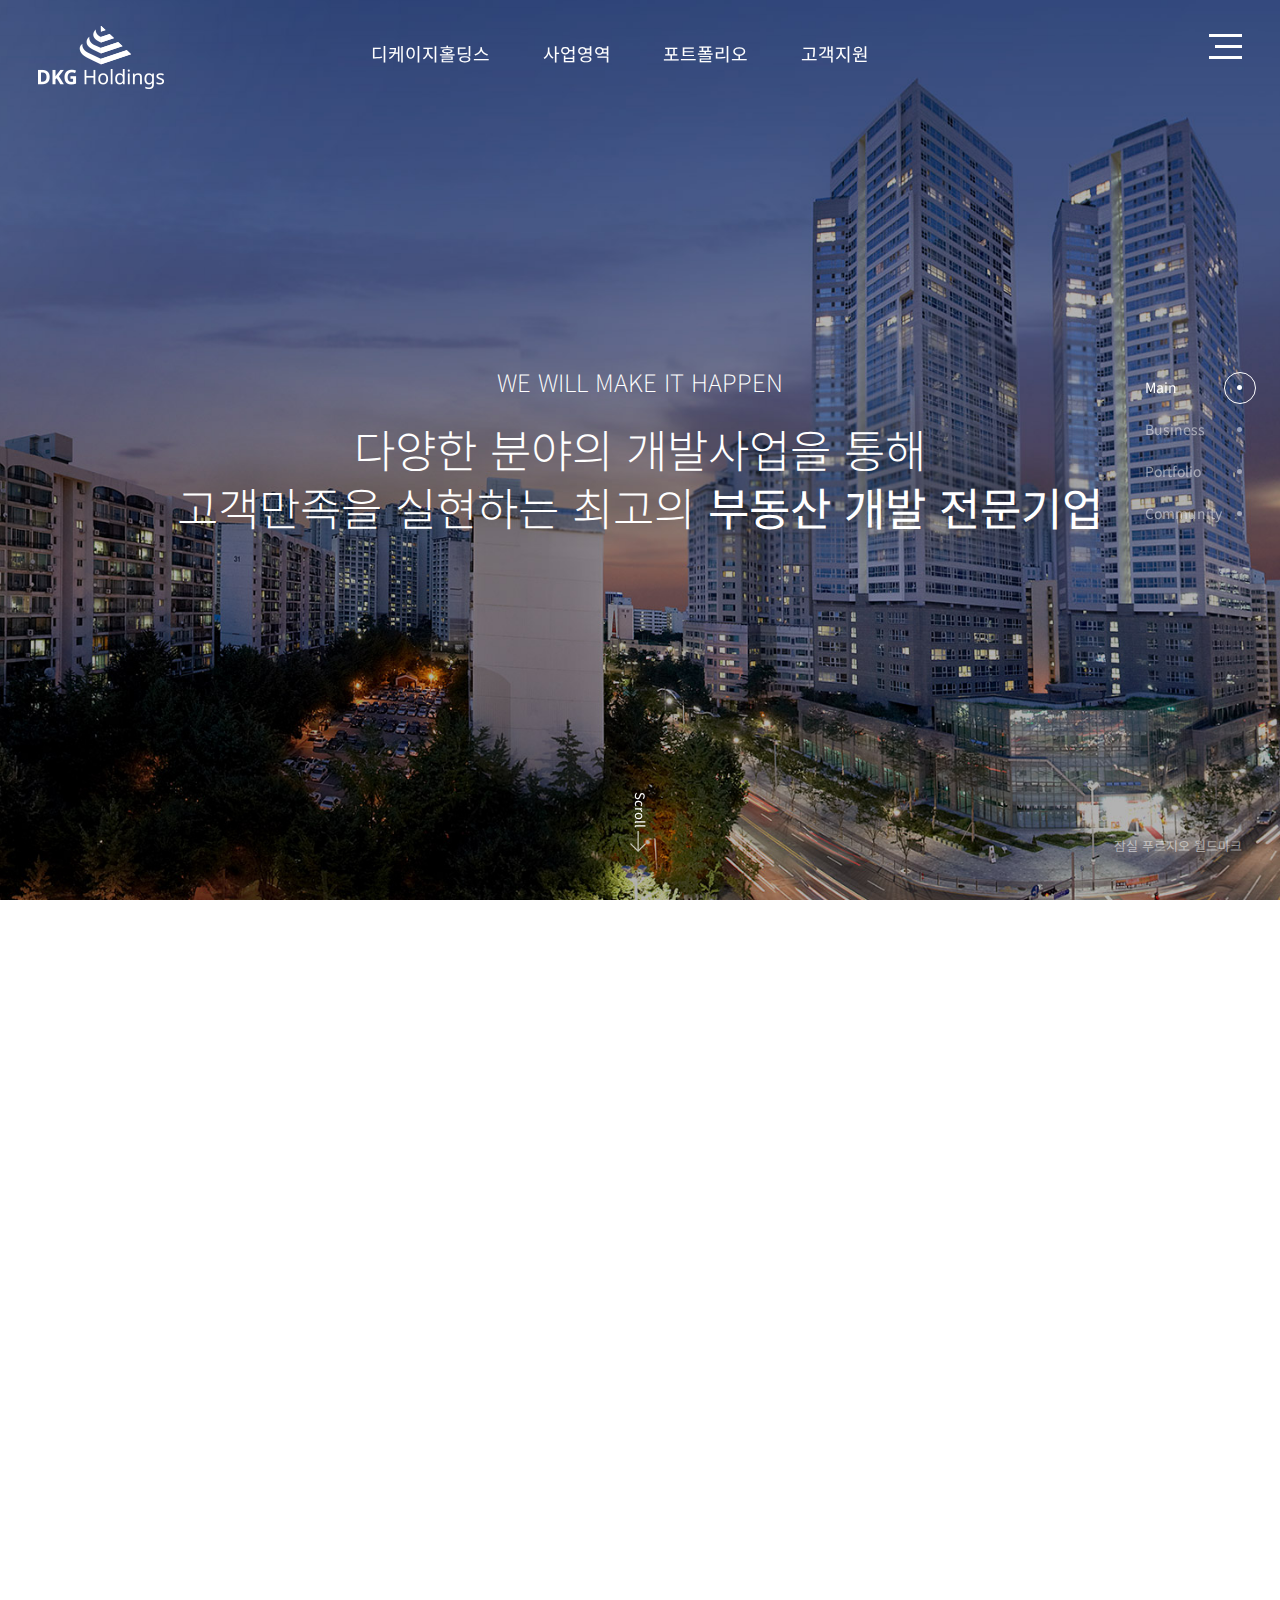
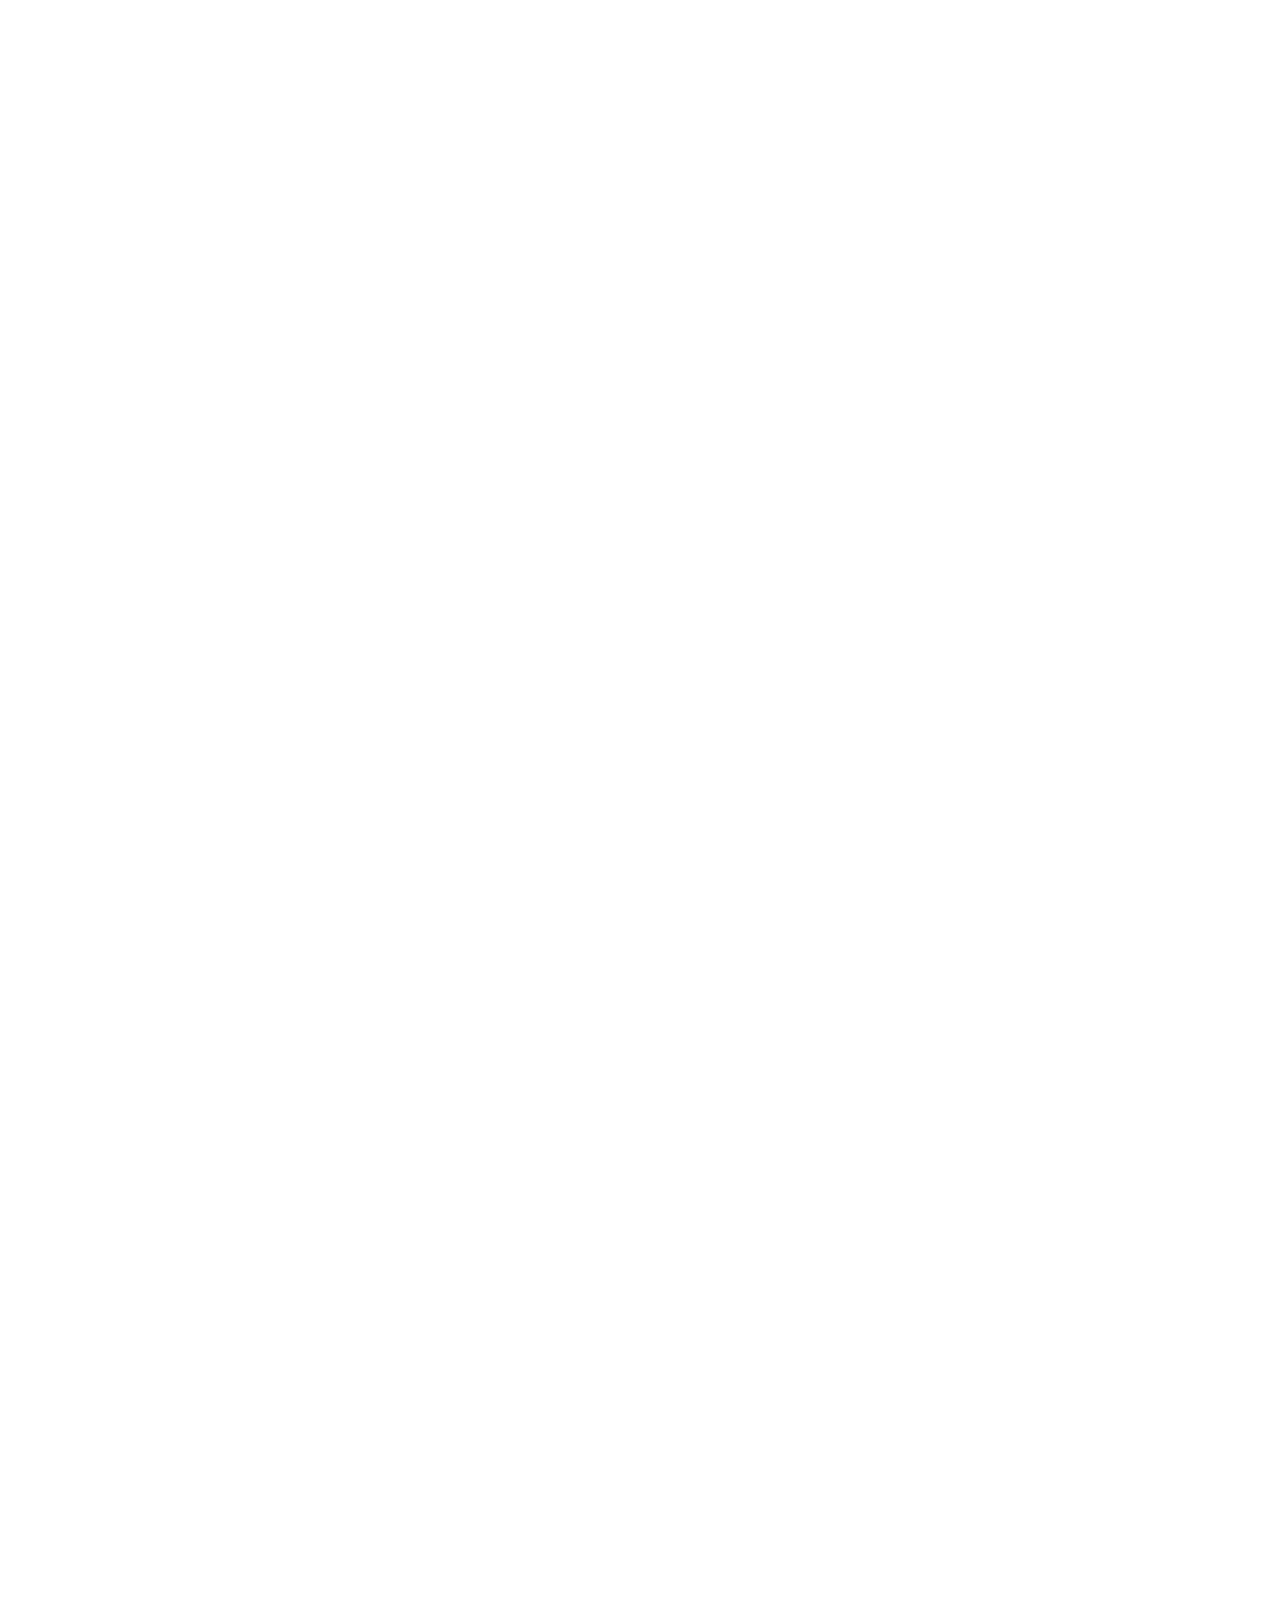
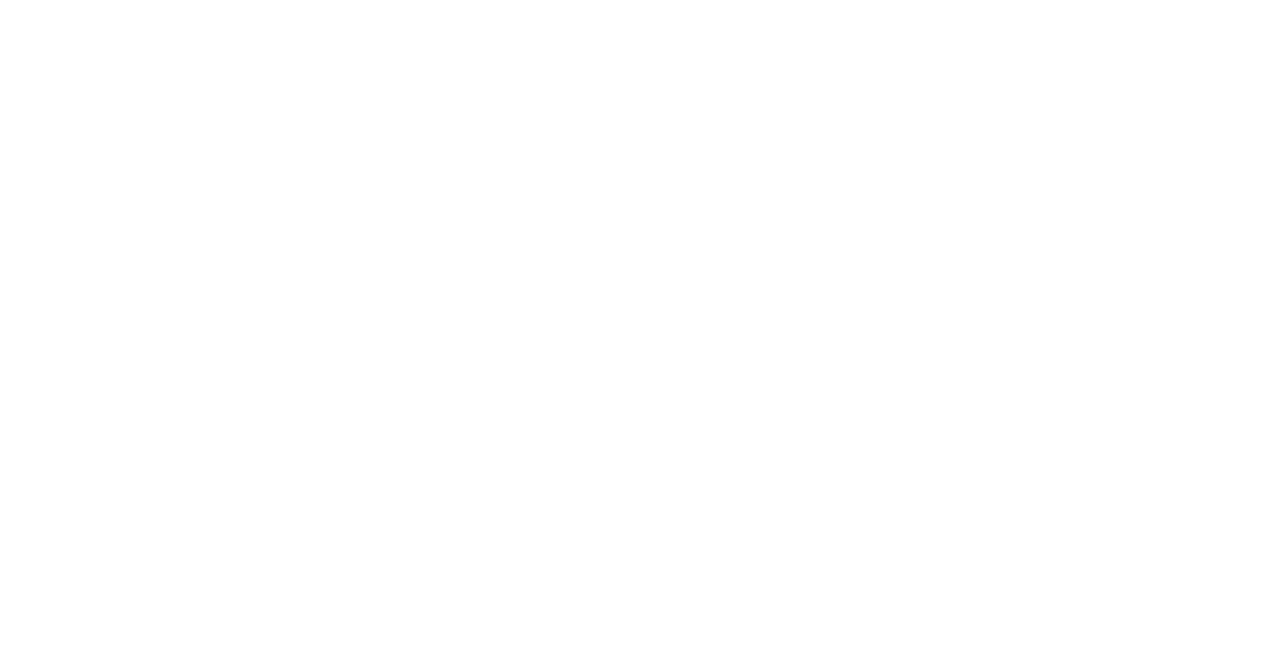
<file: class/dkg/index.html>
<!DOCTYPE html>
<html lang="ko">
	<head>
		<meta charset="utf-8">
		<meta name="viewport" content="width=device-width, initial-scale=1.0, minimum-scale=1.0, maximum-scale=1.0, user-scalable=no">
		<meta name="description" content="디케이지홀딩스는 다양한 노하우를 가진 전문가들로 구성된 믿을 수 있는 부동산개발 전문기업입니다.">
		<meta name="author" content="디케이지홀딩스">
		<meta name="keywords" content="디케이지홀딩스, 부동산개발">
		<meta http-equiv="X-UA-Compatible" content="IE=edge">
		<!-- IE브라우저에서, 각 버전 중 가장 최신 표준 모드를 선택하는 문서 모드 -->
		<meta property="og:title" content="디케이지홀딩스">
		<meta property="og:type" content="website">
		<meta property="og:url" content="http://www.dkgholdings.co.kr/">
		<meta property="og:image" content="http://www.dkgholdings.co.kr/images/contents/ci_new.png">
		<meta property="og:description" content="디케이지홀딩스는 다양한 노하우를 가진 전문가들로 구성된 믿을 수 있는 부동산개발 전문기업입니다.">
		<link rel="canonical" href="http://www.dkgholdings.co.kr/"> 
		<!-- 표기되어있는 url이 “표준 페이지”라고 알려주는 역할 -->
		<link rel="shortcut icon" type="image/x-icon" href="favicon.ico">
		<link href="https://fonts.googleapis.com/css2?family=Noto+Sans+KR:wght@100;300;400;500;700;900&display=swap" rel="stylesheet">
		<link rel="stylesheet" href="../../reset.css">
		<link rel="stylesheet" href="../../fullpage/fullpage.css">
		<link rel="stylesheet" href="../../slick/slick.css">
		<link rel="stylesheet" href="css/main.css">
		<title>디케이지홀딩스</title>
		<script async="" src="https://www.google-analytics.com/analytics.js"></script>
		<script src="../../js/jquery-3.5.1.min.js"></script>
		<script src="../../js/fullpage.js"></script>
		<script src="../../js/slick.min.js"></script>
		<style>		
			.myContent { height: 250px; }
		</style>
	</head>
	<body>	
		<header class="clearfix">
			<h1><a href="#">디케이지홀딩스</a></h1>
			<nav>
				<ul class="main-nav">
					<li class="mainmenu">
						<a href="#">디케이지홀딩스</a>	
						<div class="submenu">
							<ul>
								<li><a href="#">CEO 인사말</a></li>
								<li><a href="#">회사소개</a></li>
								<li><a href="#">연혁</a></li>
								<li><a href="#">조직도</a></li>
								<li><a href="#">오시는 길</a></li>
								<li><a href="#">채용안내</a></li>
							</ul>
						</div>
					</li>
					<li class="mainmenu">
						<a href="#">사업영역</a>	
						<div class="submenu">
							<ul>
								<li><a href="#">개발부문</a></li>
								<li><a href="#">마케팅부문</a></li>
								<li><a href="#">PM/컨설팅</a></li>
							</ul>
						</div>
					</li>
					<li class="mainmenu">
						<a href="#">포트폴리오</a>	
						<div class="submenu">
							<ul>
								<li><a href="#">포트폴리오</a></li>
							</ul>
						</div>
					</li>
					<li class="mainmenu">
						<a href="#">고객지원</a>	
						<div class="submenu">
							<ul>
								<li><a href="#">회사소개서</a></li>
								<li><a href="#">온라인문의</a></li>
								<li><a href="#">공지사항</a></li>
							</ul>
						</div>
					</li>
				</ul>
				<div class="bg"></div>
			</nav>
			
			<div class="ham-btn">
				<span>메뉴버튼</span>
			</div>
			<div class="navi">
				<ul class="sub-nav">
					<li class="mainmenu clearfix">
						<a href="#">디케이지홀딩스</a>	
						<div class="submenu">
							<ul>
								<li><a href="#">CEO 인사말</a></li>
								<li><a href="#">회사소개</a></li>
								<li><a href="#">연혁</a></li>
								<li><a href="#">조직도</a></li>
								<li><a href="#">오시는 길</a></li>
								<li><a href="#">채용안내</a></li>
							</ul>
						</div>
					</li>
					<li class="mainmenu clearfix">
						<a href="#">사업영역</a>	
						<div class="submenu">
							<ul>
								<li><a href="#">개발부문</a></li>
								<li><a href="#">마케팅부문</a></li>
								<li><a href="#">PM/컨설팅</a></li>
							</ul>
						</div>
					</li>
					<li class="mainmenu clearfix">
						<a href="#">포트폴리오</a>	
						<div class="submenu">
							<ul>
								<li><a href="#">포트폴리오</a></li>
							</ul>
						</div>
					</li>
					<li class="mainmenu clearfix">
						<a href="#">고객지원</a>	
						<div class="submenu cancel">
							<ul>
								<li><a href="#">회사소개서</a></li>
								<li><a href="#">온라인문의</a></li>
								<li><a href="#">공지사항</a></li>
							</ul>
						</div>
					</li>
				</ul>
			</div><!-- navi -->
		</header>
		<script>
			$(function(){
				$('header').addClass('over');

				$('nav, bg').on("mouseenter focus", function(){
					$('header').addClass('on')
				});
				$('nav, bg').on("mouseleave blur", function(){
					$('header').removeClass('on')
				});

				$('.ham-btn').on("click", function(){
					$(this).toggleClass('active');
					$('.navi').toggleClass('on');
				})
			})
		</script>
		<ul class="quick-menu">
			<li class="tab-menu on"><a href="#Main">Main</a></li>
			<li class="tab-menu"><a href="#Business">Business</a></li>
			<li class="tab-menu"><a href="#Portfolio">Portfolio</a></li>
			<li class="tab-menu"><a href="#Community">Community</a></li>
		</ul>
		<script>
			$(function(){
				$('.quick-menu').addClass('on');
				$('.quick-menu > li').on('click', function(){
					$('.quick-menu > li').not().removeClass('on')
					$(this).addClass('on')
				})
			})
		</script>
		<div id="fullpage">	
			<div class="section sec1">
				<div class="text-wrap">
					<span>WE WILL MAKE IT HAPPEN</span>
					<p>다양한 분야의 개발사업을 통해<br>
					고객만족을 실현하는 최고의 <strong>부동산 개발 전문기업</strong></p>
				</div>
				<em>잠실 푸르지오 월드마크</em>
			</div><!-- sec1 -->
			<div class="section sec2">
				<div class="text-wrap">
					<span>BUSINESS</span>
					<p>최고의 전문가들이 시작부터 준공까지 참여하여<br>
					고객의 모든 요구를 가능하게 만드는 <strong>부동산 개발 전문기업</strong></p>
				</div>
				<ul>
					<li class="icon1">
						<strong>개발부분</strong>
						<p>공동주택&주상복합&오피스텔, 도시개발사업,<br>택지개발지구 주택사업,  복합용도개발사업, <br>공모사업</p>
					</li>
					<li class="icon2">
						<strong>마케팅부분</strong>
						<p>상품분석, 입지 및 분양환경 분석, <br> 마케팅 전략수립</p>
					</li>
					<li class="icon3">
						<strong>PM/컨설팅</strong>
						<p>사업성검토 및 환경분석, 토지매입, <br> 컨셉 및 상품 기획 등</p>
					</li>
				</ul>
			</div><!-- sec2 -->
			<div class="section sec3">
				<div class="text-wrap">
					<span>PORTFOLIO</span>
					<p>최고의 부동산 개발 전문가들이 진행한<br>
					<strong>최고의 결과물</strong></p>
					<a href="#;">VIEW MORE</a>
				</div>
				<div class="sec3-slide">
					<div class="pic1">
						<a href="#;">
							<img src="img/main/o_1dd2f2gso12aqlg9q0p1h1nqfqa.jpg" alt="법곳대화지구 도시개발사업">
							<strong>법곳대화지구 도시개발사업</strong>
						</a>
					</div>
					<div class="pic2">
						<a href="#;">
							<img src="img/main/o_1dd2fl7lq5pa8pf62s1mnk1k05a.jpg" alt="경기 광주 센트럴푸르지오">
							<strong>경기 광주 센트럴푸르지오</strong>
						</a>
					</div>
					<div class="pic3">
						<a href="#;">
							<img src="img/main/o_1dd2fmnt71e0e5aaril3qgq2va.jpg" alt="천호역 한강푸르지오 시티">
							<strong>천호역 한강푸르지오 시티</strong>
						</a>
					</div>
				</div>
			</div><!-- sec3 -->
			<script>
				$(function(){
					$('.sec3-slide').slick({
	                    arrows: false,
	                    slidesToShow: 3,
	                    slideToScroll: 1,
	                    responsive: [
	                      {
	                        breakpoint: 1100,
	                        settings: {
	                          arrows: true,
	                          slidesToShow: 2
	                        }
	                      },
	                      {
	                        breakpoint: 768,
	                        settings: {
	                          arrows: true,
	                          slidesToShow: 1
	                        }
	                      }
	                    ]
	               });
				});
			</script>
			<div class="section sec4">
				<div class="text-wrap">
					<span>COMMUNITY</span>
					<p>다양한 경험을 통한 최적의<br>
					<strong>개발 방안 제공</strong></p>
				</div>
				<ul class="board-list">
					<li class="icon1"><a href="#;">회사소개서</a></li>
					<li class="icon2"><a href="#;">온라인문의</a></li>
					<li class="icon3"><a href="#;">공지사항</a></li>
				</ul>
			</div><!-- sec4 -->
			<div class="section fp-auto-height">
				<div class="myContent">
					<strong><a href="#;">개인정보취급방침</a></strong>
					<p>㈜디케이지홀딩스 대표 : 강민성</p>
					<address>주소 : 서울특별시 강남구 테헤란로 447 KB우준타워 8층 <span>TEL. 02-553-7410,7430</span> FAX. 02-553-7409</address>
					<p>Copyright © 2019 DKG Holdings All rights reserved.</p>
				</div>
			</div>
		</div>
		<div class="scroll">
			<span>Scroll</span>
			<img src="img/main/icon_scroll.png" alt="arrow">
		</div>
		<script>
		  var myFullpage = new fullpage('#fullpage', {
		      verticalCentered: true,
		      anchors: ['Main', 'Business', 'Portfolio', 'Community', 'footer'],
		      menu: '#menu',
		      sectionsColor: ['#1bbc9b', '#4BBFC3', '#7BAABE', '#BBFA93']
		  });
		</script>
	</body>
</html>
</file>
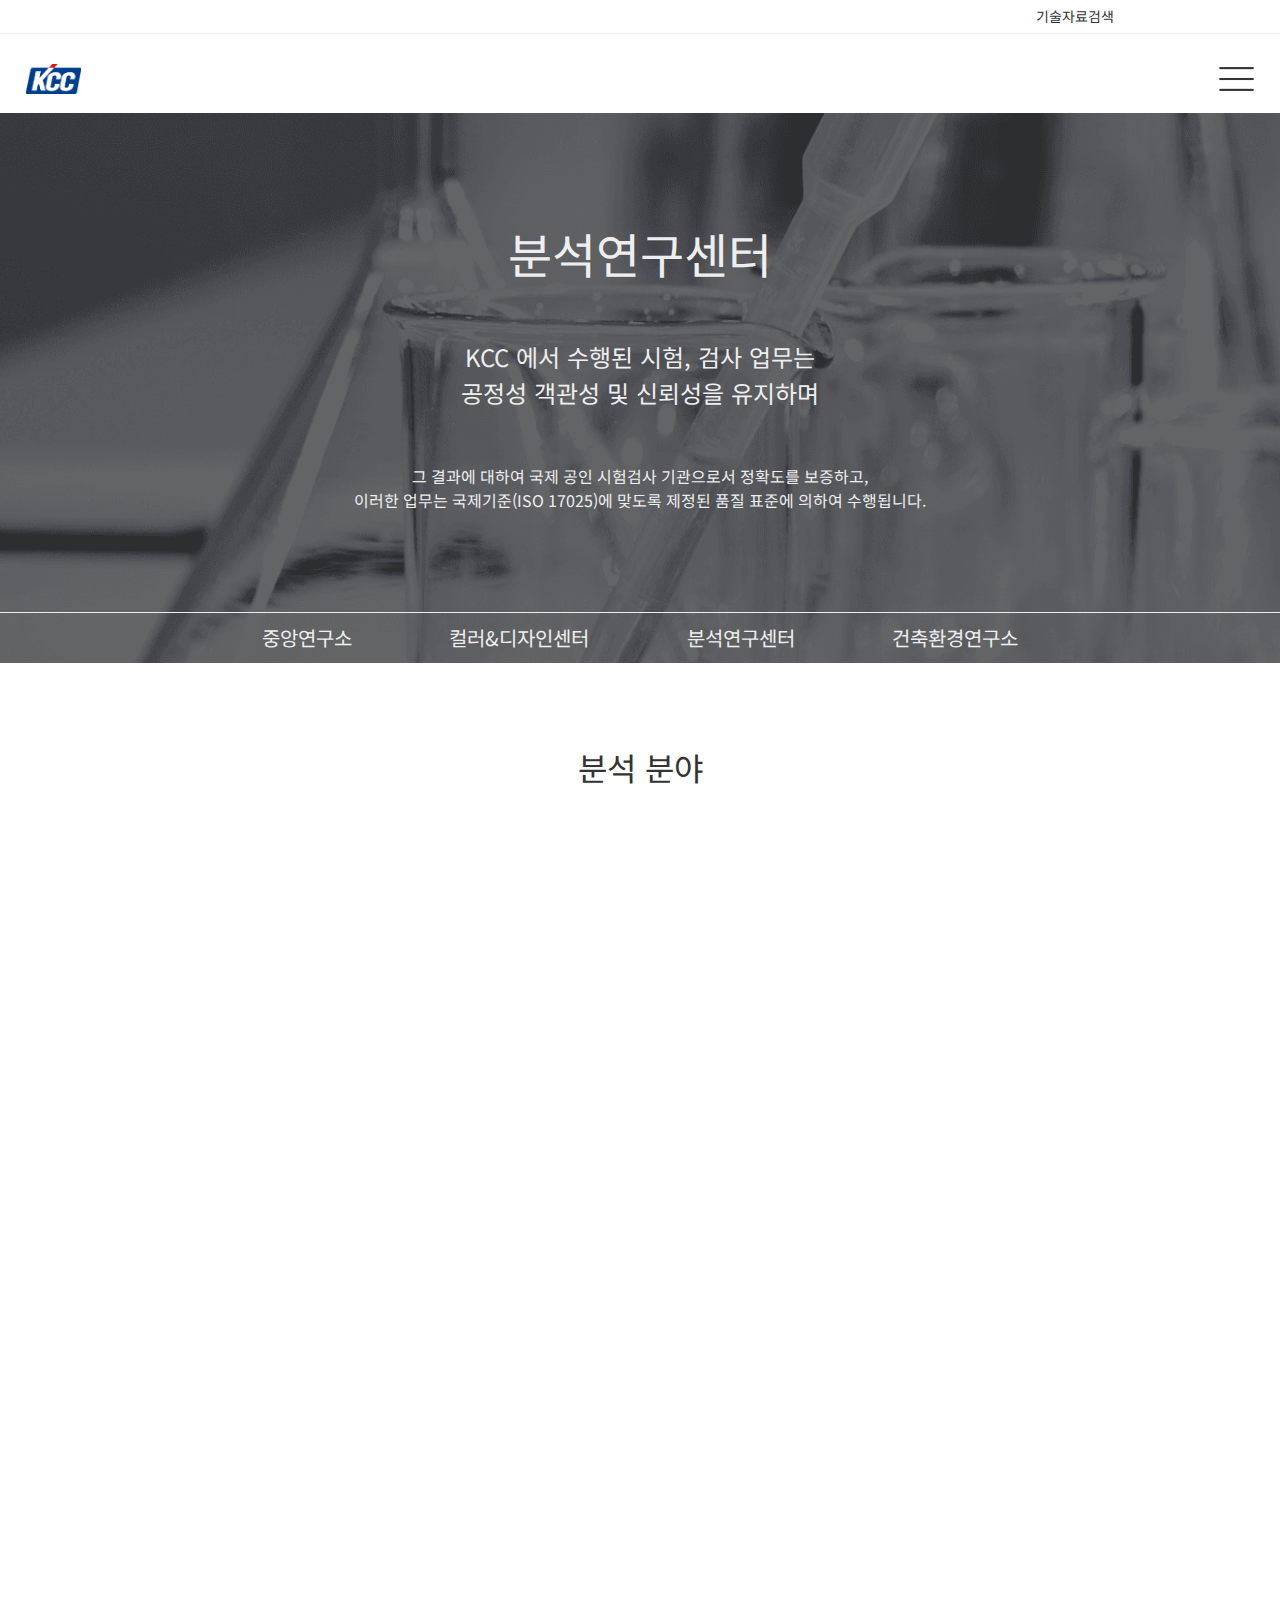
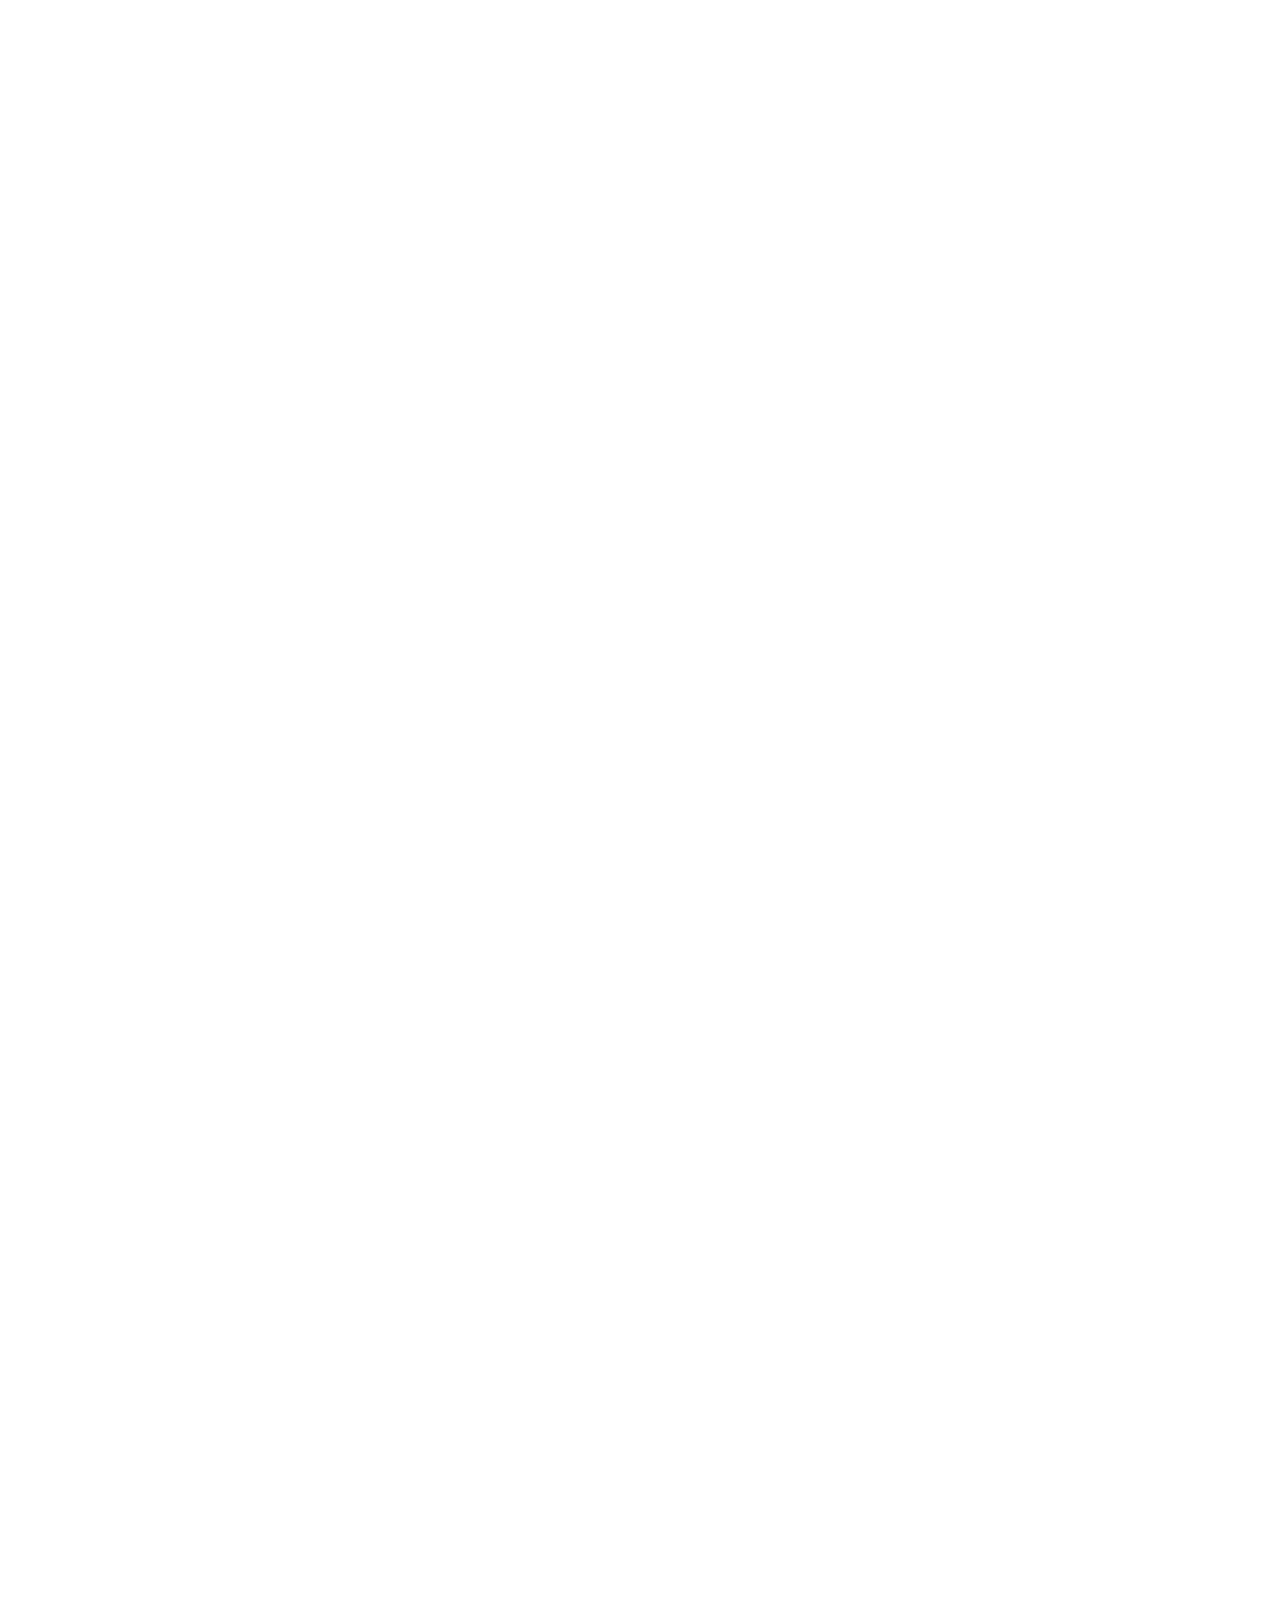
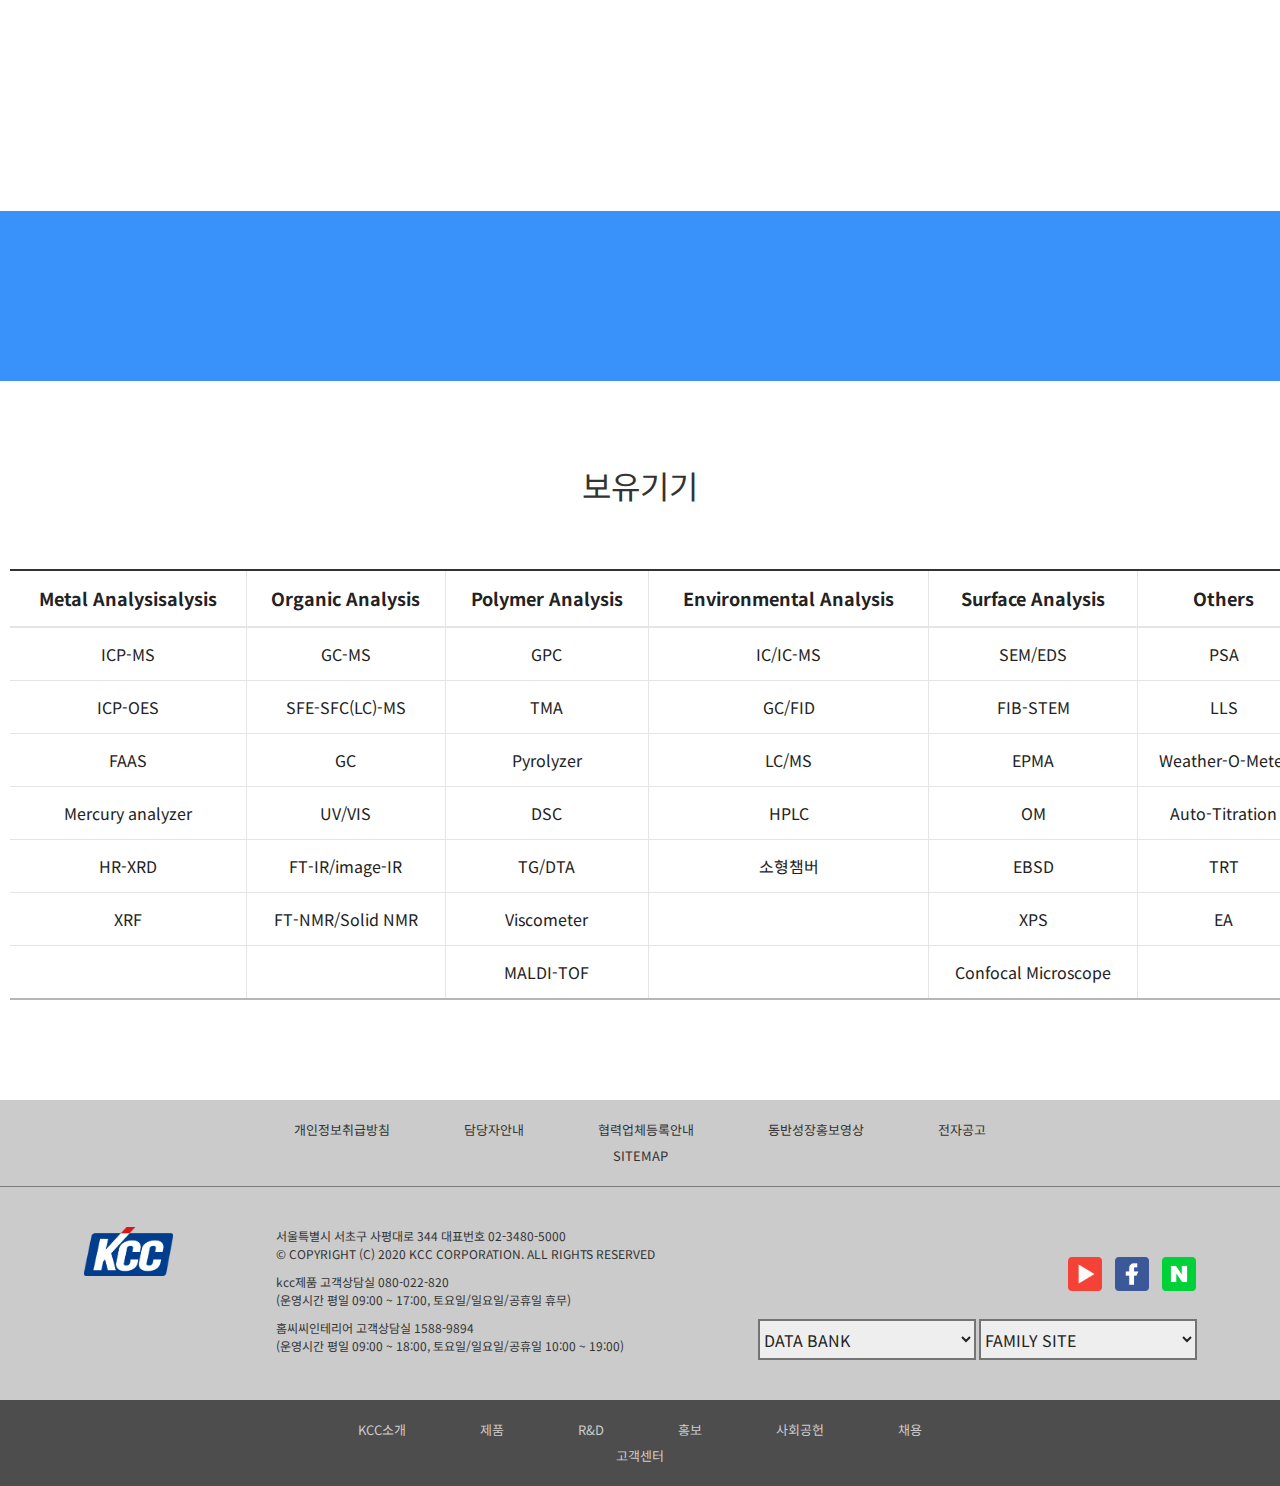
<file: class/kcc/rd-analysis.html>
<!DOCTYPE html>
<html lang="ko">
  <head>
    <meta charset="utf-8" />
    <meta
      name="viewport"
      content="width=device-width, initial-scale=1.0, minimum-scale=1.0, maximum-scale=1.0, user-scalable=no"
    />
    <meta
      name="Description"
      content="KCC는 건축용 내·외장재, 도료, 실리콘 및 신소재에 이르기까지 다양한 제품들을 생산하고 있습니다"
    />
    <meta name="Author" content="이지영" />
    <meta
      name="Keywords"
      content="KCC는 건축용 내·외장재, 도료, 실리콘 및 신소재에 이르기까지 다양한 제품들을 생산하고 있습니다"
    />
    <meta http-equiv="X-UA-Compatible" content="IE=edge" />
    <meta property="og:title" content="(주)케이씨씨-더 좋은 삶을 위한 가치창조" />
    <meta property="og:type" content="website" />
    <meta property="og:url" content="https://www.kccworld.co.kr" />
    <meta property="og:image" content="http://www.kccworld.co.kr/resources/img/kcc_main.jpg" />
    <meta property="og:description" content="Always Beside you. 이디야커피 공식홈페이지입니다." />
    <link rel="canonical" href="https://www.kccworld.co.kr" />
    <link rel="shortcut icon" type="image/x-icon" href="kcc_logo.ico" />
    <link
      href="https://fonts.googleapis.com/css2?family=Noto+Sans+KR:wght@100;300;400;500;700;900&display=swap"
      rel="stylesheet"
    />
    <link rel="stylesheet" href="../../reset.css" />
    <link rel="stylesheet" href="../../slick/slick.css" />
    <link rel="stylesheet" href="../../slick/slick-theme.css" />
    <link rel="stylesheet" href="css/basic.css" />
    <link rel="stylesheet" href="css/sub.css" />
    <link rel="stylesheet" href="css/rd3.css" />
    <title>KCC Coporation</title>
  </head>
  <body>
    <div id="skip">
      <a rel="bookmark" href="#contents">본문바로가기</a>
    </div>
    <div id="wrap">
      <header>
        <div class="header-inner">
          <div class="header-top clearfix">
            <ul class="top-menu">
              <li><a href="#">기술자료검색</a></li>
              <li><a href="#">로그인</a></li>
              <li class="lang">
                <a href="#" class="ko">KOR</a>
                <a href="#" class="en">ENG</a>
              </li>
            </ul>
          </div>
          <div class="header-bottom">
            <h1 class="logo">
              <a href="index.html"><img src="images/header/kcc_logo.png" alt="kcc바로가기" /></a>
            </h1>
            <nav>
              <h2 class="blind">사이트맵바로가기</h2>
              <div class="navi">
                <ul class="header-menu">
                  <li class="mainmenu">
                    <a href="#;">KCC소개</a>
                    <div class="submenu">
                      <ul>
                        <li class="sub">
                          <a href="#">기업정보</a>
                          <ul>
                            <li><a href="#">회사개요</a></li>
                            <li><a href="#">경영이념</a></li>
                            <li><a href="#">연혁</a></li>
                            <li><a href="#">CI</a></li>
                            <li><a href="#">KCC네트워크</a></li>
                            <li><a href="#">KCC HISTORY</a></li>
                          </ul>
                        </li>
                        <li class="sub">
                          <a href="#">CEO인사말</a>
                          <ul>
                            <li><a href="#">회장</a></li>
                          </ul>
                        </li>
                        <li class="sub">
                          <a href="#">투자정보</a>
                          <ul>
                            <li><a href="#">공시</a></li>
                            <li><a href="#">전자공고</a></li>
                            <li><a href="#">주식정보</a></li>
                            <li><a href="#">재무정보</a></li>
                          </ul>
                        </li>
                        <li class="sub">
                          <a href="#">사회적책임</a>
                          <ul>
                            <li><a href="#">지속가능경영</a></li>
                            <li><a href="#">윤리/준법경영</a></li>
                            <li><a href="#">품질경영</a></li>
                            <li><a href="#">공정거래동반성장</a></li>
                            <li><a href="#">사이버신문고</a></li>
                          </ul>
                        </li>
                      </ul>
                      <article>
                        <h2>ABOUT KCC</h2>
                      </article>
                      <aside>
                        <h2 class="blind">ABOUT KCC</h2>
                        <span><img src="images/header/bg/about-img.png" alt="메뉴이미지1" /></span>
                      </aside>
                    </div>
                    <!-- submenu -->
                  </li>
                  <!-- kcc소개 -->
                  <li class="mainmenu">
                    <a href="#;">제품</a>
                    <div class="submenu product-sub">
                      <ul>
                        <li class="sub">
                          <a href="#">도료</a>
                          <ul>
                            <li><a href="#">건축도료</a></li>
                            <li><a href="#">중방식도료</a></li>
                            <li><a href="#">분체도료</a></li>
                            <li><a href="#">일반공업도료</a></li>
                            <li><a href="#">PCM도료</a></li>
                            <li><a href="#">자동차도료</a></li>
                            <li><a href="#">플라스틱도료</a></li>
                          </ul>
                        </li>
                        <li class="sub">
                          <a href="#">창호</a>
                          <ul>
                            <li><a href="#">PVC창호</a></li>
                            <li><a href="#">커튼월</a></li>
                            <li><a href="#">태양광</a></li>
                          </ul>
                        </li>
                        <li class="sub">
                          <a href="#">내외장재</a>
                          <ul>
                            <li><a href="#">석고보드</a></li>
                            <li><a href="#">석고텍스</a></li>
                            <li><a href="#">마이톤</a></li>
                            <li><a href="#">뷰티클</a></li>
                          </ul>
                        </li>
                        <li class="sub">
                          <a href="#">보온단열재</a>
                          <ul>
                            <li><a href="#">세라크울</a></li>
                            <li><a href="#">미네랄울</a></li>
                            <li><a href="#">그라스울</a></li>
                          </ul>
                        </li>
                        <li class="sub">
                          <a href="#">접착제</a>
                          <ul>
                            <li><a href="#">건축용실리콘</a></li>
                            <li><a href="#">DGU</a></li>
                            <li><a href="#">Film</a></li>
                            <li><a href="#">LEB</a></li>
                            <li><a href="#">석고보드</a></li>
                          </ul>
                        </li>
                        <li class="sub">
                          <a href="#">소재</a>
                          <ul>
                            <li><a href="#">유기소재</a></li>
                            <li><a href="#">무기소재</a></li>
                            <li><a href="#">장섬유</a></li>
                          </ul>
                        </li>
                        <li class="sub">
                          <a href="#">실리콘</a>
                          <ul>
                            <li><a href="#">Silane/Fluid</a></li>
                            <li><a href="#">Emulsion</a></li>
                            <li><a href="#">HTV</a></li>
                            <li><a href="#">LSR</a></li>
                            <li><a href="#">PSA/PRC</a></li>
                            <li><a href="#">RTV</a></li>
                          </ul>
                        </li>
                      </ul>
                      <article>
                        <h2>PRODUCT</h2>
                      </article>
                      <aside>
                        <h2 class="blind">PRODUCT</h2>
                        <span><img src="images/header/bg/product-img.png" alt="메뉴이미지2" /></span>
                      </aside>
                    </div>
                    <!-- submenu -->
                  </li>
                  <!-- 제품 -->
                  <li class="mainmenu">
                    <a href="#;" class="main-color">R&D</a>
                    <div class="submenu rd-sub">
                      <ul>
                        <li class="sub">
                          <a href="#">연구소</a>
                          <ul>
                            <li><a href="rd1.html" class="txt-color">중앙연구소</a></li>
                            <li><a href="rd-color.html" class="txt-color">컬러&디자인센터</a></li>
                            <li><a href="rd-analysis.html" class="txt-color">분석연구소</a></li>
                            <li><a href="rd-construct.html" class="txt-color">건축환경연구소</a></li>
                          </ul>
                        </li>
                        <li class="sub">
                          <a href="#" class="icon-off">연구업적</a>
                        </li>
                        <li class="sub">
                          <a href="#" class="icon-off">에너지제로하우스</a>
                        </li>
                      </ul>
                      <article>
                        <h2>R&D</h2>
                      </article>
                      <aside>
                        <h2 class="blind">R&D</h2>
                        <span><img src="images/header/bg/rd-img4.png" alt="메뉴이미지3" /></span>
                      </aside>
                    </div>
                    <!-- submenu -->
                  </li>
                  <!-- R&D -->
                  <li class="mainmenu">
                    <a href="#;">홍보센터</a>
                    <div class="submenu bs-sub">
                      <ul>
                        <li class="sub">
                          <a href="#" class="icon-off">KCC뉴스</a>
                        </li>
                        <li class="sub">
                          <a href="#">KCC광고</a>
                          <ul>
                            <li><a href="#">TV디지털광고</a></li>
                            <li><a href="#">홍보영상</a></li>
                            <li><a href="#">인쇄광고</a></li>
                          </ul>
                        </li>
                        <li class="sub">
                          <a href="#" class="icon-off">KCC사보</a>
                        </li>
                      </ul>
                      <article>
                        <h2>PROMOTION</h2>
                      </article>
                      <aside>
                        <h2 class="blind">PROMOTION</h2>
                        <span><img src="images/header/bg/pro-img2.png" alt="메뉴이미지4" /></span>
                      </aside>
                    </div>
                    <!-- submenu -->
                  </li>
                  <!-- 홍보센터 -->
                  <li class="mainmenu">
                    <a href="#;">사회공헌</a>
                    <div class="submenu sc-sub">
                      <ul>
                        <li class="sub">
                          <a href="#" class="icon-off">사회공헌소개</a>
                        </li>
                        <li class="sub">
                          <a href="#" class="icon-off">사회공헌활동</a>
                        </li>
                        <li class="sub">
                          <a href="#" class="icon-off">사회공헌발자취</a>
                        </li>
                      </ul>
                      <article>
                        <h2>SOCIAL<br />CONTRIBUTION</h2>
                      </article>
                      <aside>
                        <h2 class="blind">SOCIAL CONTRIBUTION</h2>
                        <span><img src="images/header/bg/sc-img.png" alt="메뉴이미지5" /></span>
                      </aside>
                    </div>
                    <!-- submenu -->
                  </li>
                  <!-- 사회공헌 -->
                  <li class="mainmenu">
                    <a href="#;">채용안내</a>
                    <div class="submenu re-sub">
                      <ul>
                        <li class="sub">
                          <a href="#">인재상</a>
                          <ul>
                            <li><a href="#">KCC인 이야기</a></li>
                          </ul>
                        </li>
                        <li class="sub">
                          <a href="#" class="icon-off">인사제도</a>
                        </li>
                        <li class="sub">
                          <a href="#" class="icon-off">직무소개</a>
                        </li>
                        <li class="sub">
                          <a href="#">채용공고</a>
                          <ul>
                            <li><a href="#">협력사채용관</a></li>
                          </ul>
                        </li>
                      </ul>
                      <article>
                        <h2>RECRUITS</h2>
                      </article>
                      <aside>
                        <h2 class="blind">RECRUITS</h2>
                        <span><img src="images/header/bg/re-img2.png" alt="메뉴이미지6" /></span>
                      </aside>
                    </div>
                    <!-- submenu -->
                  </li>
                  <!-- 채용안내 -->
                  <li class="mainmenu">
                    <a href="#;">고객지원</a>
                    <div class="submenu cs-sub">
                      <ul>
                        <li class="sub">
                          <a href="#" class="icon-off">대리점안내</a>
                        </li>
                        <li class="sub">
                          <a href="#">AS접수센터</a>
                          <ul>
                            <li><a href="#">담당자안내</a></li>
                            <li><a href="#">1:1문의</a></li>
                          </ul>
                        </li>
                        <li class="sub">
                          <a href="#">E-max-club</a>
                          <ul>
                            <li><a href="#">E-Max Club소개</a></li>
                            <li><a href="#">회원사 소개</a></li>
                            <li><a href="#">회원사 가입안내</a></li>
                          </ul>
                        </li>
                        <li class="sub">
                          <a href="#" class="icon-off">브랜드오남용/도용신고센터</a>
                        </li>
                      </ul>
                      <article>
                        <h2>CS CENTER</h2>
                      </article>
                      <aside>
                        <h2 class="blind">CS CENTER</h2>
                        <span><img src="images/header/bg/cs-img.png" alt="메뉴이미지7" /></span>
                      </aside>
                    </div>
                    <!-- submenu -->
                  </li>
                  <!-- 고객지원 -->
                </ul>
                <!-- mainmenu -->
              </div>
              <div class="top-menu-m">
                <ul>
                  <li class="log"><a href="#">로그인</a></li>
                  <li class="lang-m">
                    <a href="#" class="ko-m">KOR</a>
                    <a href="#" class="en-m">ENG</a>
                  </li>
                </ul>
                <div class="m-inner">
                  <ul class="m-sns">
                    <li><a href="#">유튜브</a></li>
                    <li class="m-fb"><a href="#">페이스북</a></li>
                    <li class="m-na"><a href="#">네이버</a></li>
                  </ul>
                  <form action="#" class="sh">
                    <fieldset>
                      <legend class="blind">기술자료검색</legend>
                      <input type="text" placeholder="Enter Keyword" />
                      <a href="#"><img src="images/header/search_icon_m.png" alt="검색" /></a>
                    </fieldset>
                  </form>
                </div>
              </div>
              <!-- top-menu-m -->
              <div class="close">
                <a href="#;"><img src="images/header/m_close_btn.png" alt="닫기버튼" /></a>
              </div>
            </nav>
            <ul class="header-sns">
              <li class="h-yt"><a href="#">유튜브</a></li>
              <li class="h-fb"><a href="#">페이스북</a></li>
              <li class="h-na"><a href="#">네이버</a></li>
            </ul>
            <span class="menu_bar">
              <a href="#;" class="bar1"><img src="images/header/menu.png" alt="메뉴" /></a>
              <a href="#;" class="bar2"><img src="images/header/menu_2.png" alt="메뉴" /></a>
            </span>
          </div>
          <!-- header-bottom -->
        </div>
        <!-- header-inner -->
        <div class="bg"></div>
      </header>
      <!-- container -->
      <div id="container">
        <!-- sub visual -->
        <div class="sub-visual">
          <div class="visual-wrap">
            <h2>분석연구센터</h2>
            <p>KCC 에서 수행된 시험, 검사 업무는<br />공정성 객관성 및 신뢰성을 유지하며</p>
            <p>
              그 결과에 대하여 국제 공인 시험검사 기관으로서 정확도를 보증하고,<br />이러한 업무는 국제기준(ISO 17025)에
              맞도록 제정된 품질 표준에 의하여 수행됩니다.
            </p>
          </div>
          <!-- tab menu -->
          <div class="tabmenu">
            <h3>연구소</h3>
            <span>분석연구센터</span>
            <ul>
              <li><a href="rd1.html">중앙연구소</a></li>
              <li><a href="rd-color.html">컬러&디자인센터</a></li>
              <li><a href="rd-analysis.html">분석연구센터</a></li>
              <li><a href="rd-construct.html">건축환경연구소</a></li>
            </ul>
          </div>
        </div>
        <!-- content -->
        <div class="content">
          <!-- field wrap -->
          <div class="field-wrap">
            <section class="field-inner">
              <h2>분석 분야</h2>
              <div class="field-list">
                <!-- field list1 -->
                <div class="list-box list1">
                  <div class="text-box">
                    <h3>암석/토양/침전물/모래 내의<br />원소분석</h3>
                    <p>요업원료, 유리원료, 건자재원료 등<br />각종 무기원료 분석</p>
                  </div>
                </div>
                <!-- field list2 -->
                <div class="list-box list2">
                  <div class="text-box">
                    <h3>건자재관련 원료 및 제품의<br />시험분석</h3>
                    <p>건자재의 물성 시험 및 화학 분석</p>
                  </div>
                </div>
                <!-- field list3 -->
                <div class="list-box list3">
                  <div class="text-box">
                    <h3>도료 관련 표면 피복제의<br />시험분석</h3>
                    <p>도료 등의 물성 시험 및 화학 분석</p>
                  </div>
                </div>
                <!-- field list4 -->
                <div class="list-box list4">
                  <div class="text-box">
                    <h3>고분자 관련 유.무기 복합재료<br />시험분석</h3>
                    <p>고분자 재료의 물성 시험 및 화학 분석</p>
                  </div>
                </div>
                <!-- field list5 -->
                <div class="list-box list5">
                  <div class="text-box">
                    <h3>환경 시료 분석</h3>
                    <p>수질, 대기, 토양, 폐기물 등 환경 분석</p>
                  </div>
                </div>
                <!-- field list6 -->
                <div class="list-box list6">
                  <div class="text-box">
                    <h3>표면분석</h3>
                    <p>수십 &Aring; 이내의 표면 분석 및 깊이 분석</p>
                  </div>
                </div>
                <!-- field list7 -->
                <div class="list-box list7">
                  <div class="text-box">
                    <h3>기타 시험분석</h3>
                    <p>각종 화합물의 순도 및 화학구조 분석</p>
                  </div>
                </div>
              </div>
            </section>
          </div>
          <!-- blue box -->
          <div class="text-wrap">
            <p>KS, ASTM, ISO, JIS 등 각종 규격시험 및 의뢰자의 요구조건에 따른 시험</p>
          </div>
          <!-- device table -->
          <div class="device-wrap">
            <section class="device-inner">
              <h2 class="up-on-scroll">보유기기</h2>
              <div class="table-wrap up-on-scroll">
                <table>
                  <caption class="blind">
                    보유기기 정보
                  </caption>
                  <thead>
                    <tr>
                      <th scope="col">Metal Analysisalysis</th>
                      <th scope="col">Organic Analysis</th>
                      <th scope="col">Polymer Analysis</th>
                      <th scope="col">Environmental Analysis</th>
                      <th scope="col">Surface Analysis</th>
                      <th scope="col">Others</th>
                    </tr>
                  </thead>
                  <tbody>
                    <tr>
                      <td>ICP-MS</td>
                      <td>GC-MS</td>
                      <td>GPC</td>
                      <td>IC/IC-MS</td>
                      <td>SEM/EDS</td>
                      <td>PSA</td>
                    </tr>
                    <tr>
                      <td>ICP-OES</td>
                      <td>SFE-SFC(LC)-MS</td>
                      <td>TMA</td>
                      <td>GC/FID</td>
                      <td>FIB-STEM</td>
                      <td>LLS</td>
                    </tr>
                    <tr>
                      <td>FAAS</td>
                      <td>GC</td>
                      <td>Pyrolyzer</td>
                      <td>LC/MS</td>
                      <td>EPMA</td>
                      <td>Weather-O-Meter</td>
                    </tr>
                    <tr>
                      <td>Mercury analyzer</td>
                      <td>UV/VIS</td>
                      <td>DSC</td>
                      <td>HPLC</td>
                      <td>OM</td>
                      <td>Auto-Titration</td>
                    </tr>
                    <tr>
                      <td>HR-XRD</td>
                      <td>FT-IR/image-IR</td>
                      <td>TG/DTA</td>
                      <td>소형챔버</td>
                      <td>EBSD</td>
                      <td>TRT</td>
                    </tr>
                    <tr>
                      <td>XRF</td>
                      <td>FT-NMR/Solid NMR</td>
                      <td>Viscometer</td>
                      <td></td>
                      <td>XPS</td>
                      <td>EA</td>
                    </tr>
                    <tr>
                      <td></td>
                      <td></td>
                      <td>MALDI-TOF</td>
                      <td></td>
                      <td>Confocal Microscope</td>
                      <td></td>
                    </tr>
                  </tbody>
                </table>
              </div>
            </section>
          </div>
        </div>
        <!-- content -->
      </div>
      <!-- container -->
      <footer>
        <div class="footer-top">
          <ul>
            <li><a href="#;">개인정보취급방침</a></li>
            <li><a href="#;">담당자안내</a></li>
            <li><a href="#;">협력업체등록안내</a></li>
            <li><a href="#;">동반성장홍보영상</a></li>
            <li><a href="#;">전자공고</a></li>
            <li><a href="#;">SITEMAP</a></li>
          </ul>
        </div>
        <!-- footer-top -->
        <div class="footer-center">
          <div class="footer-inner">
            <figure>
              <img src="images/kcc_logo.png" alt="kcc로고" />
            </figure>
            <div class="center-text">
              <span>서울특별시 서초구 사평대로 344</span>
              <span>대표번호 02-3480-5000</span>
              <p>&copy; COPYRIGHT (C) 2020 KCC CORPORATION. ALL RIGHTS RESERVED</p>
              <p>
                kcc제품 고객상담실 080-022-820<br />
                (운영시간 평일 09:00 ~ 17:00, 토요일/일요일/공휴일 휴무)
              </p>
              <p>
                홈씨씨인테리어 고객상담실 1588-9894<br />(운영시간 평일 09:00 ~ 18:00, 토요일/일요일/공휴일 10:00 ~
                19:00)
              </p>
            </div>
            <div>
              <ul class="footer-sns">
                <li class="yt"><a href="#;">youtube</a></li>
                <li class="fb"><a href="#;">facebook</a></li>
                <li class="na"><a href="#;">naver</a></li>
              </ul>
              <div class="click-menu">
                <select name="databank" id="databank">
                  <option value="DATABANK">DATA BANK</option>
                  <optgroup label="기술자료검색">
                    <option value="인증서/성적서">인증서/성적서</option>
                    <option value="도장사양서">도장사양서</option>
                    <option value="데이터시트">데이터시트</option>
                    <option value="GHS MSDS">GHS MSDS</option>
                  </optgroup>
                  <optgroup label="색상자료">
                    <option value="KCC색상정보">KCC생상정보</option>
                    <option value="IN-CAM SYSTEM">IN-CAM SYSTEM</option>
                    <option value="아파트재도장">아파트재도장</option>
                    <option value="환경색채디자인">환경색채디자인</option>
                  </optgroup>
                  <optgroup label="창호/유리">
                    <option value="창호/유리 DB">창호/유리 DB</option>
                  </optgroup>
                </select>
                <select name="familysite" id="familysite">
                  <option value="familysite">FAMILY SITE</option>
                  <option value="KCC공식페이스북">KCC공식페이스북</option>
                  <option value="KCC공식블로그">KCC공식블로그</option>
                  <option value="KCC자동차보수용도료">KCC자동차보수용도료</option>
                  <option value="KCC선박도료">KCC선박도료</option>
                  <option value="KCC이지스프로농구단">KCC이지스프로농구단</option>
                  <option value="KCC컬러&디자인센터">KCC컬러&디자인센터</option>
                  <option value="KCC글라스">KCC글라스</option>
                  <option value="홈씨씨">홈씨씨</option>
                  <option value="KCC건설">KCC건설</option>
                  <option value="KAC">KAC</option>
                  <option value="금강레저">금강레저</option>
                  <option value="바실돈">바실돈</option>
                </select>
              </div>
            </div>
          </div>
          <!-- footer-inner -->
        </div>
        <!-- footer-center -->
        <div class="footer-bottom">
          <ul>
            <li><a href="#;">KCC소개</a></li>
            <li><a href="#;">제품</a></li>
            <li><a href="#;">R&D</a></li>
            <li><a href="#;">홍보</a></li>
            <li><a href="#;">사회공헌</a></li>
            <li><a href="#;">채용</a></li>
            <li><a href="#;">고객센터</a></li>
          </ul>
        </div>
        <!-- footer-bottom -->
      </footer>
      <!-- footer -->
    </div>
    <!-- wrap -->

    <script async="" src="https://www.google-analytics.com/analytics.js"></script>
    <script src="../../js/jquery-3.5.1.min.js"></script>
    <script src="../../js/slick.min.js"></script>
    <script src="js/navi.js"></script>
    <script src="js/sub.js"></script>
    <script>
      $(function () {
        $(window).scroll(function () {
          var top1 = $(window).scrollTop();

          var fieldT = $(".field-inner").offset().top;
          var txtT = $(".text-wrap").offset().top;

          // field-wrap
          if (top1 > fieldT - 500) {
            $(".field-list").addClass("active");
          } else {
            $(".field-list").removeClass("active");
          }

          // text-wrap
          if (top1 > txtT - 800) {
            $(".text-wrap > p").addClass("active");
          } else {
            $(".text-wrap > p").removeClass("active");
          }
        });
      });
    </script>
    <script>
      $(function () {
        function isElementUnderBottom(elem, triggerDiff) {
          const { top } = elem.getBoundingClientRect();
          const { innerHeight } = window;
          return top > innerHeight + (triggerDiff || 0);
        }

        function handleScroll() {
          const elems = document.querySelectorAll(".up-on-scroll");
          elems.forEach((elem) => {
            if (isElementUnderBottom(elem, -20)) {
              elem.style.opacity = "0";
              elem.style.transform = "translateY(70px)";
            } else {
              elem.style.opacity = "1";
              elem.style.transform = "translateY(0px)";
            }
          });
        }

        window.addEventListener("scroll", handleScroll);
      });
    </script>
  </body>
</html>
</file>
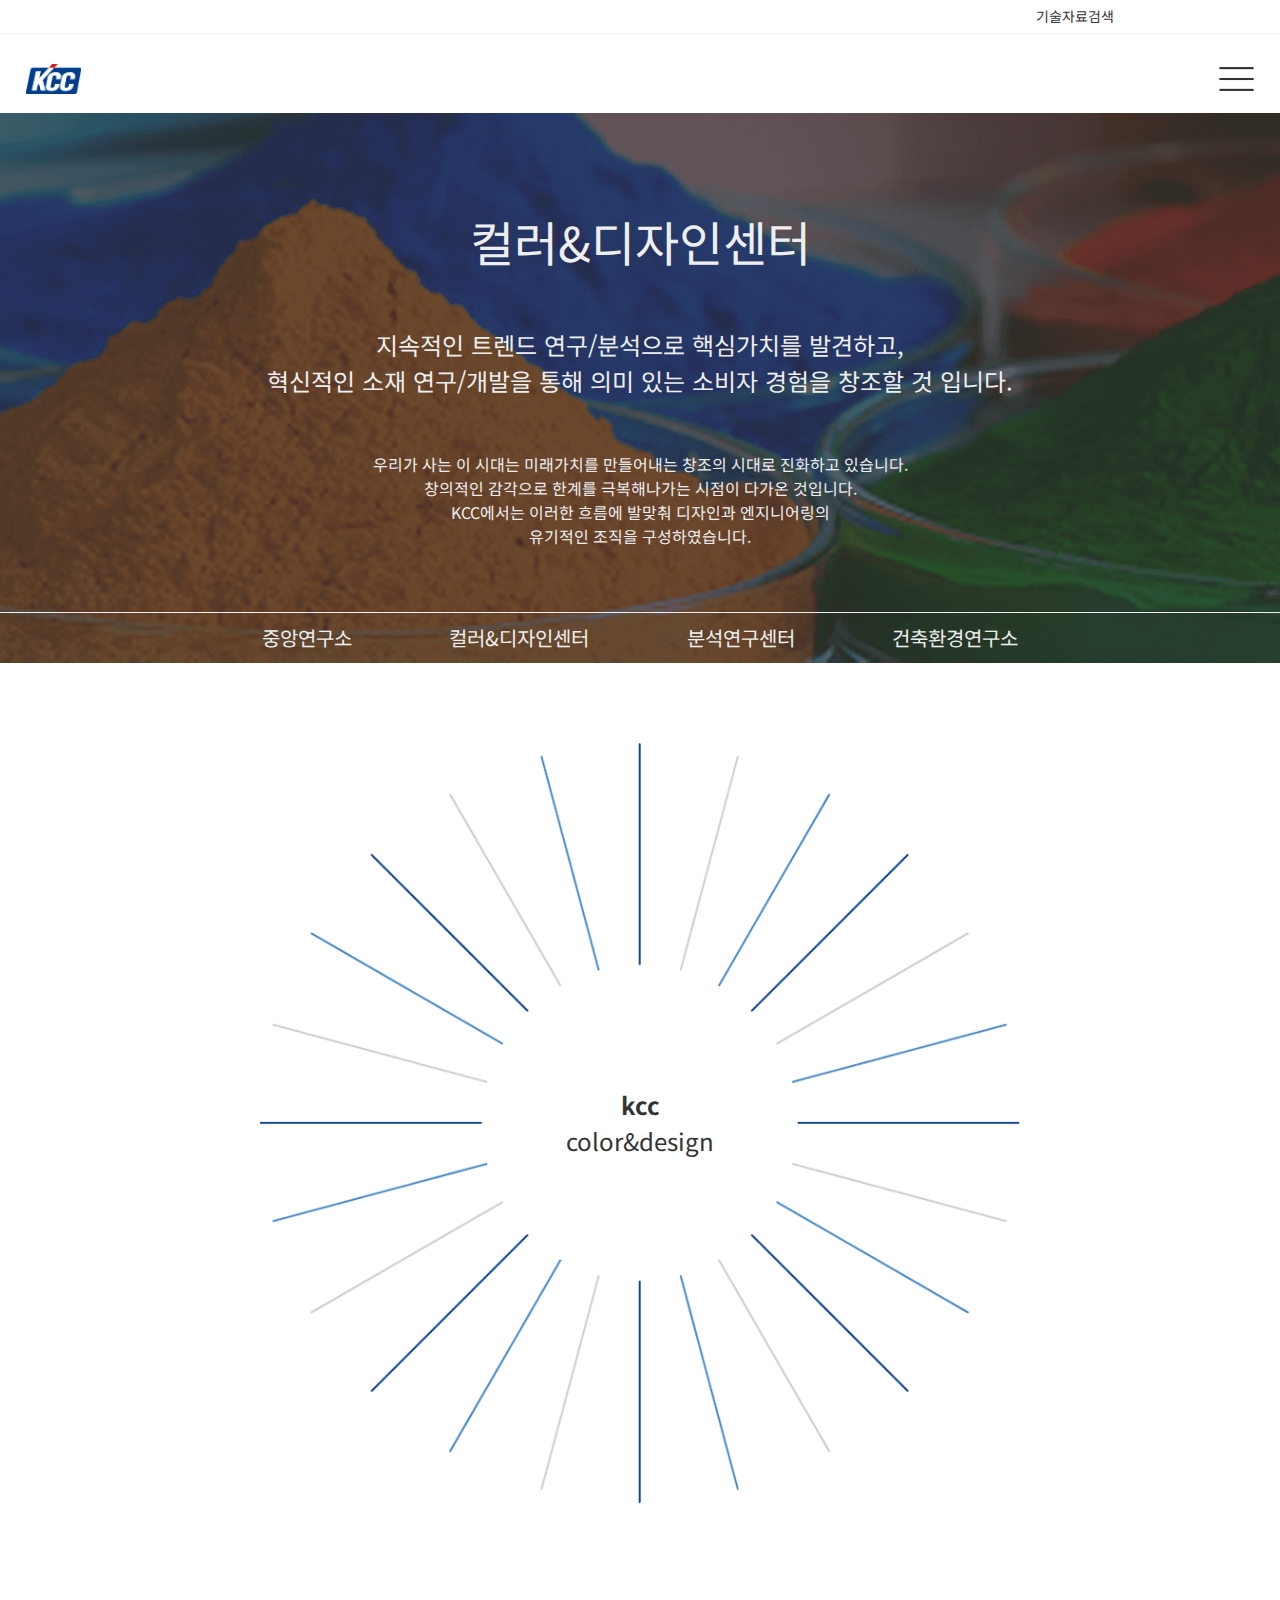
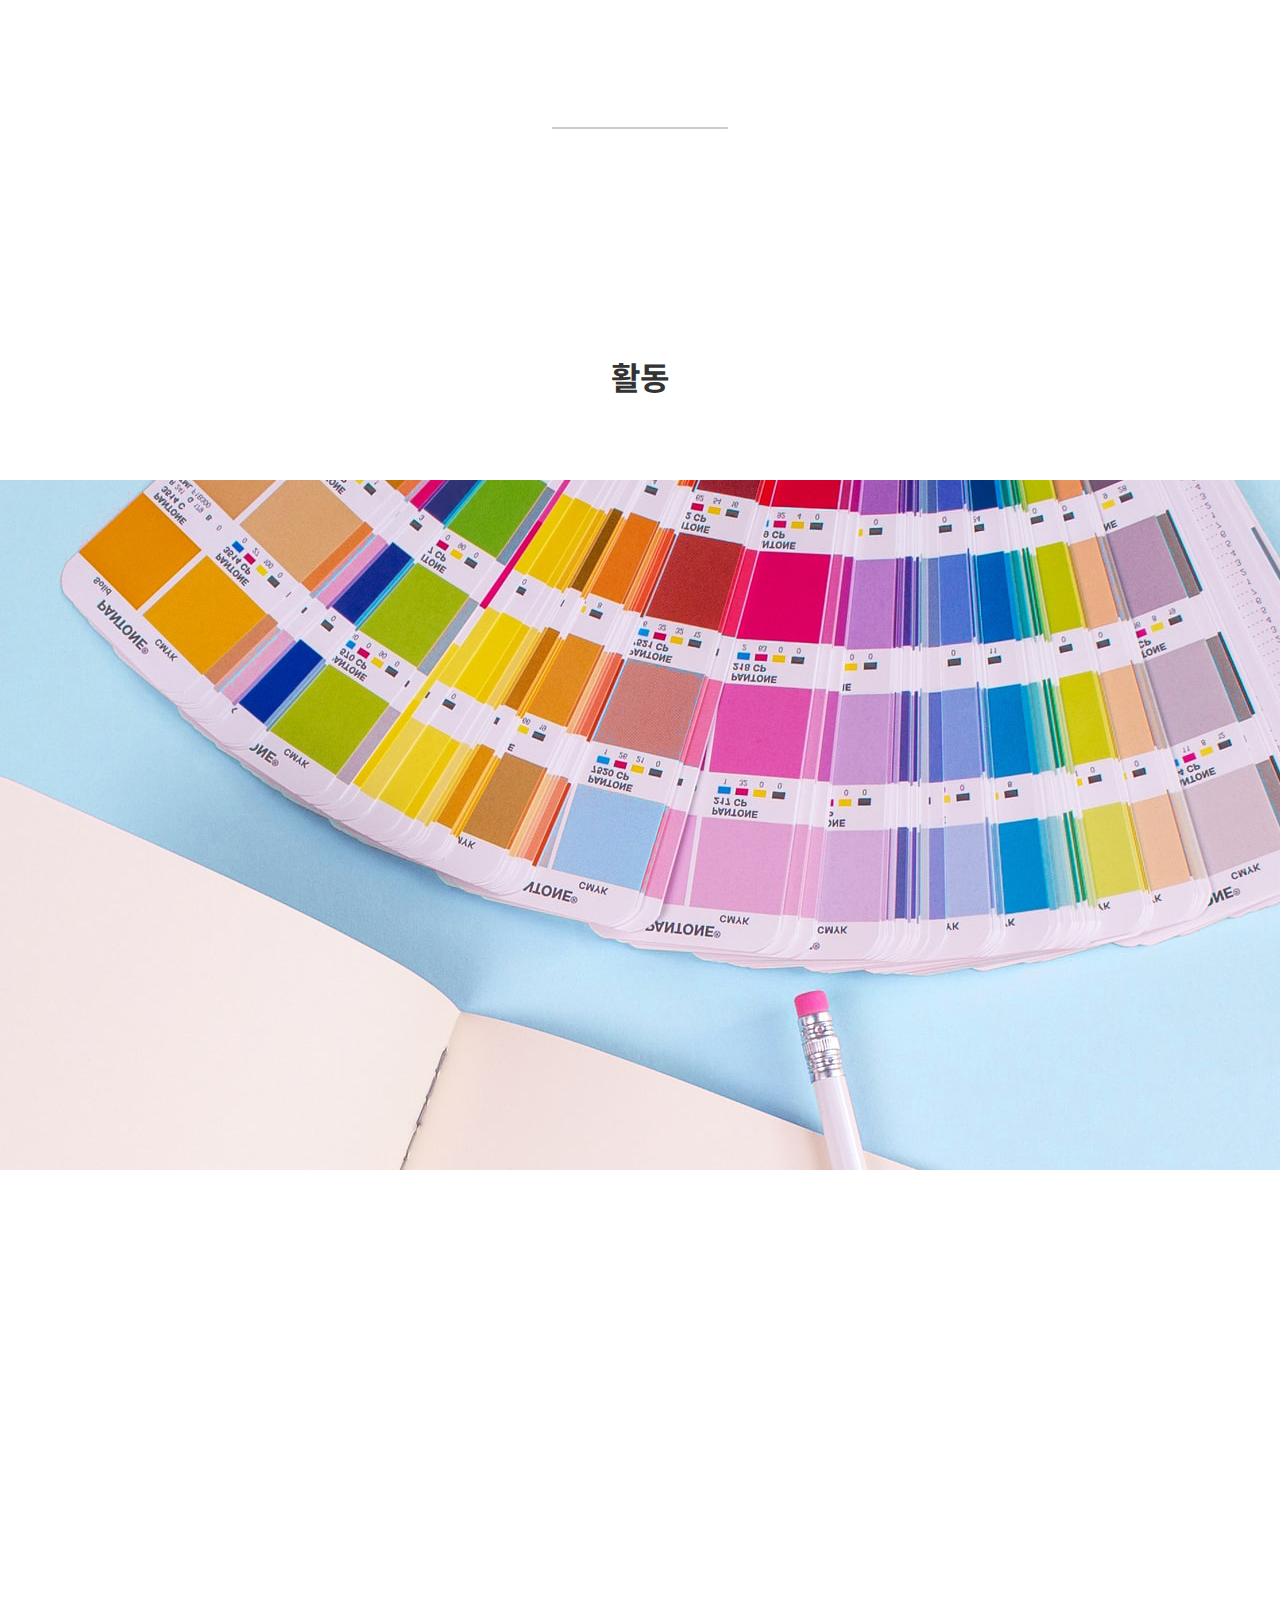
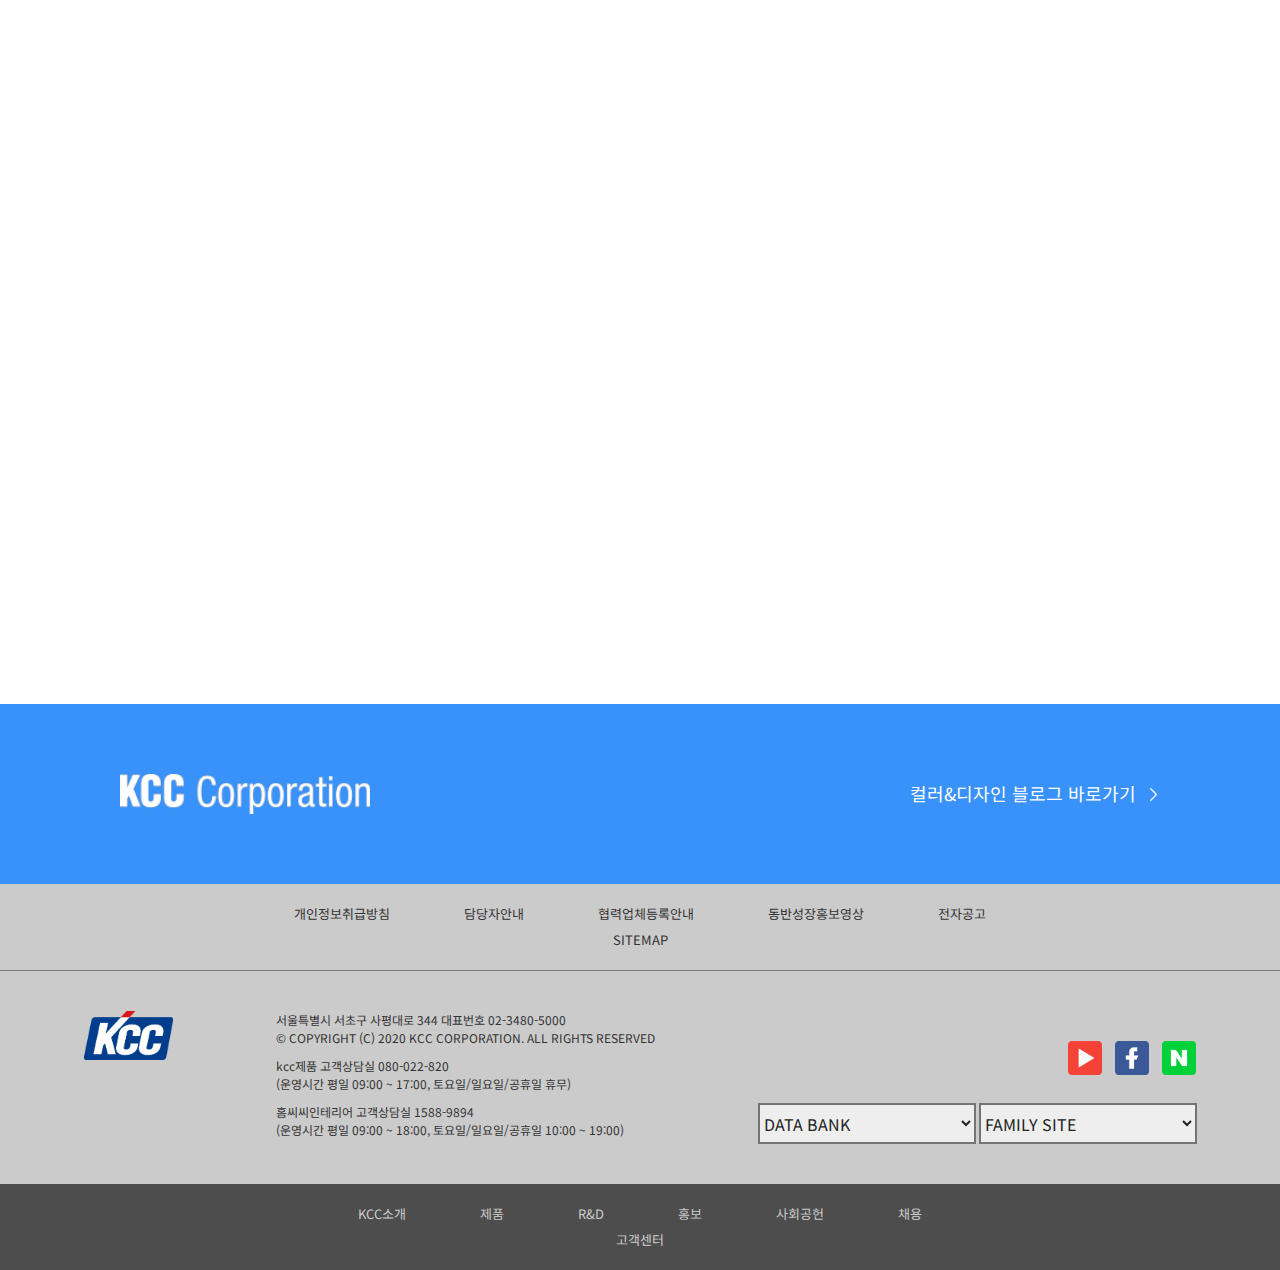
<file: class/kcc/rd-color.html>
<!DOCTYPE html>
<html lang="ko">
  <head>
    <meta charset="utf-8" />
    <meta
      name="viewport"
      content="width=device-width, initial-scale=1.0, minimum-scale=1.0, maximum-scale=1.0, user-scalable=no"
    />
    <meta
      name="Description"
      content="KCC는 건축용 내·외장재, 도료, 실리콘 및 신소재에 이르기까지 다양한 제품들을 생산하고 있습니다"
    />
    <meta name="Author" content="이지영" />
    <meta
      name="Keywords"
      content="KCC는 건축용 내·외장재, 도료, 실리콘 및 신소재에 이르기까지 다양한 제품들을 생산하고 있습니다"
    />
    <meta http-equiv="X-UA-Compatible" content="IE=edge" />
    <meta property="og:title" content="(주)케이씨씨-더 좋은 삶을 위한 가치창조" />
    <meta property="og:type" content="website" />
    <meta property="og:url" content="https://www.kccworld.co.kr" />
    <meta property="og:image" content="http://www.kccworld.co.kr/resources/img/kcc_main.jpg" />
    <meta property="og:description" content="Always Beside you. 이디야커피 공식홈페이지입니다." />
    <link rel="canonical" href="https://www.kccworld.co.kr" />
    <link rel="shortcut icon" type="image/x-icon" href="kcc_logo.ico" />
    <link
      href="https://fonts.googleapis.com/css2?family=Noto+Sans+KR:wght@100;300;400;500;700;900&display=swap"
      rel="stylesheet"
    />
    <link rel="stylesheet" href="../../reset.css" />
    <link rel="stylesheet" href="../../slick/slick.css" />
    <link rel="stylesheet" href="../../slick/slick-theme.css" />
    <link rel="stylesheet" href="css/basic.css" />
    <link rel="stylesheet" href="css/sub.css" />
    <link rel="stylesheet" href="css/rd2.css" />
    <title>KCC Coporation</title>
  </head>
  <body>
    <div id="skip">
      <a rel="bookmark" href="#contents">본문바로가기</a>
    </div>
    <div id="wrap">
      <header>
        <div class="header-inner">
          <div class="header-top clearfix">
            <ul class="top-menu">
              <li><a href="#">기술자료검색</a></li>
              <li><a href="#">로그인</a></li>
              <li class="lang">
                <a href="#" class="ko">KOR</a>
                <a href="#" class="en">ENG</a>
              </li>
            </ul>
          </div>
          <div class="header-bottom">
            <h1 class="logo">
              <a href="index.html"><img src="images/header/kcc_logo.png" alt="kcc바로가기" /></a>
            </h1>
            <nav>
              <h2 class="blind">사이트맵바로가기</h2>
              <div class="navi">
                <ul class="header-menu">
                  <li class="mainmenu">
                    <a href="#;">KCC소개</a>
                    <div class="submenu">
                      <ul>
                        <li class="sub">
                          <a href="#">기업정보</a>
                          <ul>
                            <li><a href="#">회사개요</a></li>
                            <li><a href="#">경영이념</a></li>
                            <li><a href="#">연혁</a></li>
                            <li><a href="#">CI</a></li>
                            <li><a href="#">KCC네트워크</a></li>
                            <li><a href="#">KCC HISTORY</a></li>
                          </ul>
                        </li>
                        <li class="sub">
                          <a href="#">CEO인사말</a>
                          <ul>
                            <li><a href="#">회장</a></li>
                          </ul>
                        </li>
                        <li class="sub">
                          <a href="#">투자정보</a>
                          <ul>
                            <li><a href="#">공시</a></li>
                            <li><a href="#">전자공고</a></li>
                            <li><a href="#">주식정보</a></li>
                            <li><a href="#">재무정보</a></li>
                          </ul>
                        </li>
                        <li class="sub">
                          <a href="#">사회적책임</a>
                          <ul>
                            <li><a href="#">지속가능경영</a></li>
                            <li><a href="#">윤리/준법경영</a></li>
                            <li><a href="#">품질경영</a></li>
                            <li><a href="#">공정거래동반성장</a></li>
                            <li><a href="#">사이버신문고</a></li>
                          </ul>
                        </li>
                      </ul>
                      <article>
                        <h2>ABOUT KCC</h2>
                      </article>
                      <aside>
                        <h2 class="blind">ABOUT KCC</h2>
                        <span><img src="images/header/bg/about-img.png" alt="메뉴이미지1" /></span>
                      </aside>
                    </div>
                    <!-- submenu -->
                  </li>
                  <!-- kcc소개 -->
                  <li class="mainmenu">
                    <a href="#;">제품</a>
                    <div class="submenu product-sub">
                      <ul>
                        <li class="sub">
                          <a href="#">도료</a>
                          <ul>
                            <li><a href="#">건축도료</a></li>
                            <li><a href="#">중방식도료</a></li>
                            <li><a href="#">분체도료</a></li>
                            <li><a href="#">일반공업도료</a></li>
                            <li><a href="#">PCM도료</a></li>
                            <li><a href="#">자동차도료</a></li>
                            <li><a href="#">플라스틱도료</a></li>
                          </ul>
                        </li>
                        <li class="sub">
                          <a href="#">창호</a>
                          <ul>
                            <li><a href="#">PVC창호</a></li>
                            <li><a href="#">커튼월</a></li>
                            <li><a href="#">태양광</a></li>
                          </ul>
                        </li>
                        <li class="sub">
                          <a href="#">내외장재</a>
                          <ul>
                            <li><a href="#">석고보드</a></li>
                            <li><a href="#">석고텍스</a></li>
                            <li><a href="#">마이톤</a></li>
                            <li><a href="#">뷰티클</a></li>
                          </ul>
                        </li>
                        <li class="sub">
                          <a href="#">보온단열재</a>
                          <ul>
                            <li><a href="#">세라크울</a></li>
                            <li><a href="#">미네랄울</a></li>
                            <li><a href="#">그라스울</a></li>
                          </ul>
                        </li>
                        <li class="sub">
                          <a href="#">접착제</a>
                          <ul>
                            <li><a href="#">건축용실리콘</a></li>
                            <li><a href="#">DGU</a></li>
                            <li><a href="#">Film</a></li>
                            <li><a href="#">LEB</a></li>
                            <li><a href="#">석고보드</a></li>
                          </ul>
                        </li>
                        <li class="sub">
                          <a href="#">소재</a>
                          <ul>
                            <li><a href="#">유기소재</a></li>
                            <li><a href="#">무기소재</a></li>
                            <li><a href="#">장섬유</a></li>
                          </ul>
                        </li>
                        <li class="sub">
                          <a href="#">실리콘</a>
                          <ul>
                            <li><a href="#">Silane/Fluid</a></li>
                            <li><a href="#">Emulsion</a></li>
                            <li><a href="#">HTV</a></li>
                            <li><a href="#">LSR</a></li>
                            <li><a href="#">PSA/PRC</a></li>
                            <li><a href="#">RTV</a></li>
                          </ul>
                        </li>
                      </ul>
                      <article>
                        <h2>PRODUCT</h2>
                      </article>
                      <aside>
                        <h2 class="blind">PRODUCT</h2>
                        <span><img src="images/header/bg/product-img.png" alt="메뉴이미지2" /></span>
                      </aside>
                    </div>
                    <!-- submenu -->
                  </li>
                  <!-- 제품 -->
                  <li class="mainmenu">
                    <a href="#;" class="main-color">R&D</a>
                    <div class="submenu rd-sub">
                      <ul>
                        <li class="sub">
                          <a href="#">연구소</a>
                          <ul>
                            <li><a href="rd1.html" class="txt-color">중앙연구소</a></li>
                            <li><a href="rd-color.html" class="txt-color">컬러&디자인센터</a></li>
                            <li><a href="rd-analysis.html" class="txt-color">분석연구소</a></li>
                            <li><a href="rd-construct.html" class="txt-color">건축환경연구소</a></li>
                          </ul>
                        </li>
                        <li class="sub">
                          <a href="#" class="icon-off">연구업적</a>
                        </li>
                        <li class="sub">
                          <a href="#" class="icon-off">에너지제로하우스</a>
                        </li>
                      </ul>
                      <article>
                        <h2>R&D</h2>
                      </article>
                      <aside>
                        <h2 class="blind">R&D</h2>
                        <span><img src="images/header/bg/rd-img4.png" alt="메뉴이미지3" /></span>
                      </aside>
                    </div>
                    <!-- submenu -->
                  </li>
                  <!-- R&D -->
                  <li class="mainmenu">
                    <a href="#;">홍보센터</a>
                    <div class="submenu bs-sub">
                      <ul>
                        <li class="sub">
                          <a href="#" class="icon-off">KCC뉴스</a>
                        </li>
                        <li class="sub">
                          <a href="#">KCC광고</a>
                          <ul>
                            <li><a href="#">TV디지털광고</a></li>
                            <li><a href="#">홍보영상</a></li>
                            <li><a href="#">인쇄광고</a></li>
                          </ul>
                        </li>
                        <li class="sub">
                          <a href="#" class="icon-off">KCC사보</a>
                        </li>
                      </ul>
                      <article>
                        <h2>PROMOTION</h2>
                      </article>
                      <aside>
                        <h2 class="blind">PROMOTION</h2>
                        <span><img src="images/header/bg/pro-img2.png" alt="메뉴이미지4" /></span>
                      </aside>
                    </div>
                    <!-- submenu -->
                  </li>
                  <!-- 홍보센터 -->
                  <li class="mainmenu">
                    <a href="#;">사회공헌</a>
                    <div class="submenu sc-sub">
                      <ul>
                        <li class="sub">
                          <a href="#" class="icon-off">사회공헌소개</a>
                        </li>
                        <li class="sub">
                          <a href="#" class="icon-off">사회공헌활동</a>
                        </li>
                        <li class="sub">
                          <a href="#" class="icon-off">사회공헌발자취</a>
                        </li>
                      </ul>
                      <article>
                        <h2>SOCIAL<br />CONTRIBUTION</h2>
                      </article>
                      <aside>
                        <h2 class="blind">SOCIAL CONTRIBUTION</h2>
                        <span><img src="images/header/bg/sc-img.png" alt="메뉴이미지5" /></span>
                      </aside>
                    </div>
                    <!-- submenu -->
                  </li>
                  <!-- 사회공헌 -->
                  <li class="mainmenu">
                    <a href="#;">채용안내</a>
                    <div class="submenu re-sub">
                      <ul>
                        <li class="sub">
                          <a href="#">인재상</a>
                          <ul>
                            <li><a href="#">KCC인 이야기</a></li>
                          </ul>
                        </li>
                        <li class="sub">
                          <a href="#" class="icon-off">인사제도</a>
                        </li>
                        <li class="sub">
                          <a href="#" class="icon-off">직무소개</a>
                        </li>
                        <li class="sub">
                          <a href="#">채용공고</a>
                          <ul>
                            <li><a href="#">협력사채용관</a></li>
                          </ul>
                        </li>
                      </ul>
                      <article>
                        <h2>RECRUITS</h2>
                      </article>
                      <aside>
                        <h2 class="blind">RECRUITS</h2>
                        <span><img src="images/header/bg/re-img2.png" alt="메뉴이미지6" /></span>
                      </aside>
                    </div>
                    <!-- submenu -->
                  </li>
                  <!-- 채용안내 -->
                  <li class="mainmenu">
                    <a href="#;">고객지원</a>
                    <div class="submenu cs-sub">
                      <ul>
                        <li class="sub">
                          <a href="#" class="icon-off">대리점안내</a>
                        </li>
                        <li class="sub">
                          <a href="#">AS접수센터</a>
                          <ul>
                            <li><a href="#">담당자안내</a></li>
                            <li><a href="#">1:1문의</a></li>
                          </ul>
                        </li>
                        <li class="sub">
                          <a href="#">E-max-club</a>
                          <ul>
                            <li><a href="#">E-Max Club소개</a></li>
                            <li><a href="#">회원사 소개</a></li>
                            <li><a href="#">회원사 가입안내</a></li>
                          </ul>
                        </li>
                        <li class="sub">
                          <a href="#" class="icon-off">브랜드오남용/도용신고센터</a>
                        </li>
                      </ul>
                      <article>
                        <h2>CS CENTER</h2>
                      </article>
                      <aside>
                        <h2 class="blind">CS CENTER</h2>
                        <span><img src="images/header/bg/cs-img.png" alt="메뉴이미지7" /></span>
                      </aside>
                    </div>
                    <!-- submenu -->
                  </li>
                  <!-- 고객지원 -->
                </ul>
                <!-- mainmenu -->
              </div>
              <div class="top-menu-m">
                <ul>
                  <li class="log"><a href="#">로그인</a></li>
                  <li class="lang-m">
                    <a href="#" class="ko-m">KOR</a>
                    <a href="#" class="en-m">ENG</a>
                  </li>
                </ul>
                <div class="m-inner">
                  <ul class="m-sns">
                    <li><a href="#">유튜브</a></li>
                    <li class="m-fb"><a href="#">페이스북</a></li>
                    <li class="m-na"><a href="#">네이버</a></li>
                  </ul>
                  <form action="#" class="sh">
                    <fieldset>
                      <legend class="blind">기술자료검색</legend>
                      <input type="text" placeholder="Enter Keyword" />
                      <a href="#"><img src="images/header/search_icon_m.png" alt="검색" /></a>
                    </fieldset>
                  </form>
                </div>
              </div>
              <!-- top-menu-m -->
              <div class="close">
                <a href="#;"><img src="images/header/m_close_btn.png" alt="닫기버튼" /></a>
              </div>
            </nav>
            <ul class="header-sns">
              <li class="h-yt"><a href="#">유튜브</a></li>
              <li class="h-fb"><a href="#">페이스북</a></li>
              <li class="h-na"><a href="#">네이버</a></li>
            </ul>
            <span class="menu_bar">
              <a href="#;" class="bar1"><img src="images/header/menu.png" alt="메뉴" /></a>
              <a href="#;" class="bar2"><img src="images/header/menu_2.png" alt="메뉴" /></a>
            </span>
          </div>
          <!-- header-bottom -->
        </div>
        <!-- header-inner -->
        <div class="bg"></div>
      </header>
      <!-- container -->
      <div id="container">
        <!-- sub visual -->
        <div class="sub-visual">
          <div class="visual-wrap">
            <h2>컬러&디자인센터</h2>
            <p>
              지속적인 트렌드 연구/분석으로 핵심가치를 발견하고,<br />혁신적인 소재 연구/개발을 통해 의미 있는 소비자
              경험을 창조할 것 입니다.
            </p>
            <p>
              우리가 사는 이 시대는 미래가치를 만들어내는 창조의 시대로 진화하고 있습니다.<br />창의적인 감각으로 한계를
              극복해나가는 시점이 다가온 것입니다.<br />KCC에서는 이러한 흐름에 발맞춰 디자인과 엔지니어링의<br />유기적인
              조직을 구성하였습니다.
            </p>
          </div>
          <!-- tab menu -->
          <div class="tabmenu">
            <h3>연구소</h3>
            <span>컬러&디자인센터</span>
            <ul>
              <li><a href="rd1.html">중앙연구소</a></li>
              <li><a href="rd-color.html">컬러&디자인센터</a></li>
              <li><a href="rd-analysis.html">분석연구센터</a></li>
              <li><a href="rd-construct.html">건축환경연구소</a></li>
            </ul>
          </div>
        </div>
        <!-- content -->
        <div class="content">
          <!-- img box ani -->
          <section class="cd-imgbox">
            <h2><strong>kcc</strong><br />color&design</h2>
            <img src="images/sub/rd2/rotate-img.png" alt="rotate" />
          </section>
          <!-- color&design list -->
          <div class="cd-listbox">
            <!-- cd list1 -->
            <div class="cd-list develop1">
              <img src="images/sub/rd2/color-chart.png" alt="컬러차트" />
              <div>
                <strong>컬러개발팀</strong>
                <ul>
                  <li>자동차 내외장재 컬러개발</li>
                  <li>공업용도료</li>
                  <li>PCM 컬러 개발</li>
                </ul>
              </div>
            </div>
            <!-- cd list2 -->
            <div class="cd-list develop2">
              <img src="images/sub/rd2/rgb.png" alt="rgb" />
              <div>
                <strong>조색연구팀</strong>
                <ul>
                  <li>CCM(Computer Color Matching)</li>
                  <li>조색제(컬러런트)개발</li>
                </ul>
              </div>
            </div>
          </div>
          <!-- color&design act -->
          <section class="cd-act">
            <h2>활동</h2>
            <div>
              <div class="act-box">
                <figure>
                  <img src="images/sub/rd2/act-img2.png" alt="활동이미지2" />
                </figure>
                <ul>
                  <li>
                    Color Design<br />- Emotional&Logical
                    <p>
                      다양한 산업에 걸친 컬러 솔루션을 통해 보다 나은 삶과 가치를 위한 감성적 접근과<br />체계화된 색채
                      시스템 구현
                    </p>
                  </li>
                  <li>
                    Pattern Design<br />- Standardization&Customization
                    <p>
                      혁신적인소재 연구와 창의적인 디자인 개발을 통해 시장의 새로운 표준을 제안하여<br />마이크로 벨류
                      마케팅 실현해 시스템 구현
                    </p>
                  </li>
                  <li>
                    Trend Analysis<br />- Mindset&Curation
                    <p>지속적인 트렌드 연구/분석 및 큐레이션을 통한 핵심가치 발견과 미래의 디자인<br />방향성 탐구</p>
                  </li>
                  <li>
                    Colorant & CCM<br />- Special&Universal
                    <p>앞선 기술력과 효율성에 기초한 시스템 설계로 쉽고 빠른 기술 및 유니버셜 컬러 솔루션<br />개발</p>
                  </li>
                  <li>
                    *컬러런트(Colorant) 개발 업무란?<br />도료 제품의 다양한 색상 구현이 가능하도록 색상 안료에
                    분산기술을 적용하여<br />최적화된 조색제 구성을 설계하는 업무
                  </li>
                </ul>
              </div>
            </div>
          </section>
          <!-- blog btn -->
          <div class="blog-wrap">
            <div class="blog-box">
              <a href="#;">컬러&디자인 블로그 바로가기</a>
            </div>
          </div>
          <!-- blog-wrap -->
        </div>
        <!-- content -->
      </div>
      <!-- container -->
      <footer>
        <div class="footer-top">
          <ul>
            <li><a href="#;">개인정보취급방침</a></li>
            <li><a href="#;">담당자안내</a></li>
            <li><a href="#;">협력업체등록안내</a></li>
            <li><a href="#;">동반성장홍보영상</a></li>
            <li><a href="#;">전자공고</a></li>
            <li><a href="#;">SITEMAP</a></li>
          </ul>
        </div>
        <!-- footer-top -->
        <div class="footer-center">
          <div class="footer-inner">
            <figure>
              <img src="images/kcc_logo.png" alt="kcc로고" />
            </figure>
            <div class="center-text">
              <span>서울특별시 서초구 사평대로 344</span>
              <span>대표번호 02-3480-5000</span>
              <p>&copy; COPYRIGHT (C) 2020 KCC CORPORATION. ALL RIGHTS RESERVED</p>
              <p>
                kcc제품 고객상담실 080-022-820<br />
                (운영시간 평일 09:00 ~ 17:00, 토요일/일요일/공휴일 휴무)
              </p>
              <p>
                홈씨씨인테리어 고객상담실 1588-9894<br />(운영시간 평일 09:00 ~ 18:00, 토요일/일요일/공휴일 10:00 ~
                19:00)
              </p>
            </div>
            <div>
              <ul class="footer-sns">
                <li class="yt"><a href="#;">youtube</a></li>
                <li class="fb"><a href="#;">facebook</a></li>
                <li class="na"><a href="#;">naver</a></li>
              </ul>
              <div class="click-menu">
                <select name="databank" id="databank">
                  <option value="DATABANK">DATA BANK</option>
                  <optgroup label="기술자료검색">
                    <option value="인증서/성적서">인증서/성적서</option>
                    <option value="도장사양서">도장사양서</option>
                    <option value="데이터시트">데이터시트</option>
                    <option value="GHS MSDS">GHS MSDS</option>
                  </optgroup>
                  <optgroup label="색상자료">
                    <option value="KCC색상정보">KCC생상정보</option>
                    <option value="IN-CAM SYSTEM">IN-CAM SYSTEM</option>
                    <option value="아파트재도장">아파트재도장</option>
                    <option value="환경색채디자인">환경색채디자인</option>
                  </optgroup>
                  <optgroup label="창호/유리">
                    <option value="창호/유리 DB">창호/유리 DB</option>
                  </optgroup>
                </select>
                <select name="familysite" id="familysite">
                  <option value="familysite">FAMILY SITE</option>
                  <option value="KCC공식페이스북">KCC공식페이스북</option>
                  <option value="KCC공식블로그">KCC공식블로그</option>
                  <option value="KCC자동차보수용도료">KCC자동차보수용도료</option>
                  <option value="KCC선박도료">KCC선박도료</option>
                  <option value="KCC이지스프로농구단">KCC이지스프로농구단</option>
                  <option value="KCC컬러&디자인센터">KCC컬러&디자인센터</option>
                  <option value="KCC글라스">KCC글라스</option>
                  <option value="홈씨씨">홈씨씨</option>
                  <option value="KCC건설">KCC건설</option>
                  <option value="KAC">KAC</option>
                  <option value="금강레저">금강레저</option>
                  <option value="바실돈">바실돈</option>
                </select>
              </div>
            </div>
          </div>
          <!-- footer-inner -->
        </div>
        <!-- footer-center -->
        <div class="footer-bottom">
          <ul>
            <li><a href="#;">KCC소개</a></li>
            <li><a href="#;">제품</a></li>
            <li><a href="#;">R&D</a></li>
            <li><a href="#;">홍보</a></li>
            <li><a href="#;">사회공헌</a></li>
            <li><a href="#;">채용</a></li>
            <li><a href="#;">고객센터</a></li>
          </ul>
        </div>
        <!-- footer-bottom -->
      </footer>
      <!-- footer -->
    </div>
    <!-- wrap -->

    <script async="" src="https://www.google-analytics.com/analytics.js"></script>
    <script src="../../js/jquery-3.5.1.min.js"></script>
    <script src="../../js/slick.min.js"></script>
    <script src="js/navi.js"></script>
    <script src="js/sub.js"></script>
    <script>
      $(function () {
        var $win = $(window);
        var $ro = $(".cd-imgbox > img");

        $win.on("scroll", function () {
          var top = $win.scrollTop() / 2;
          $ro.css("transform", "rotate(" + top + "deg)");
          // console.log('Amazing Scrolling!')
        });
      });
    </script>
    <script>
      $(function () {
        $(window).scroll(function () {
          var top2 = $(window).scrollTop();

          var list = $(".cd-listbox").offset().top;
          var cdTop = $(".cd-act").offset().top;

          // cd-listbox
          if (top2 > list - 700) {
            $(".cd-listbox").addClass("active");
          } else {
            $(".cd-listbox").removeClass("active");
          }

          // cd-act
          if (top2 > cdTop - 70) {
            $(".act-box").addClass("active");
          } else {
            $(".act-box").removeClass("active");
          }
        });
      });
    </script>
  </body>
</html>
</file>
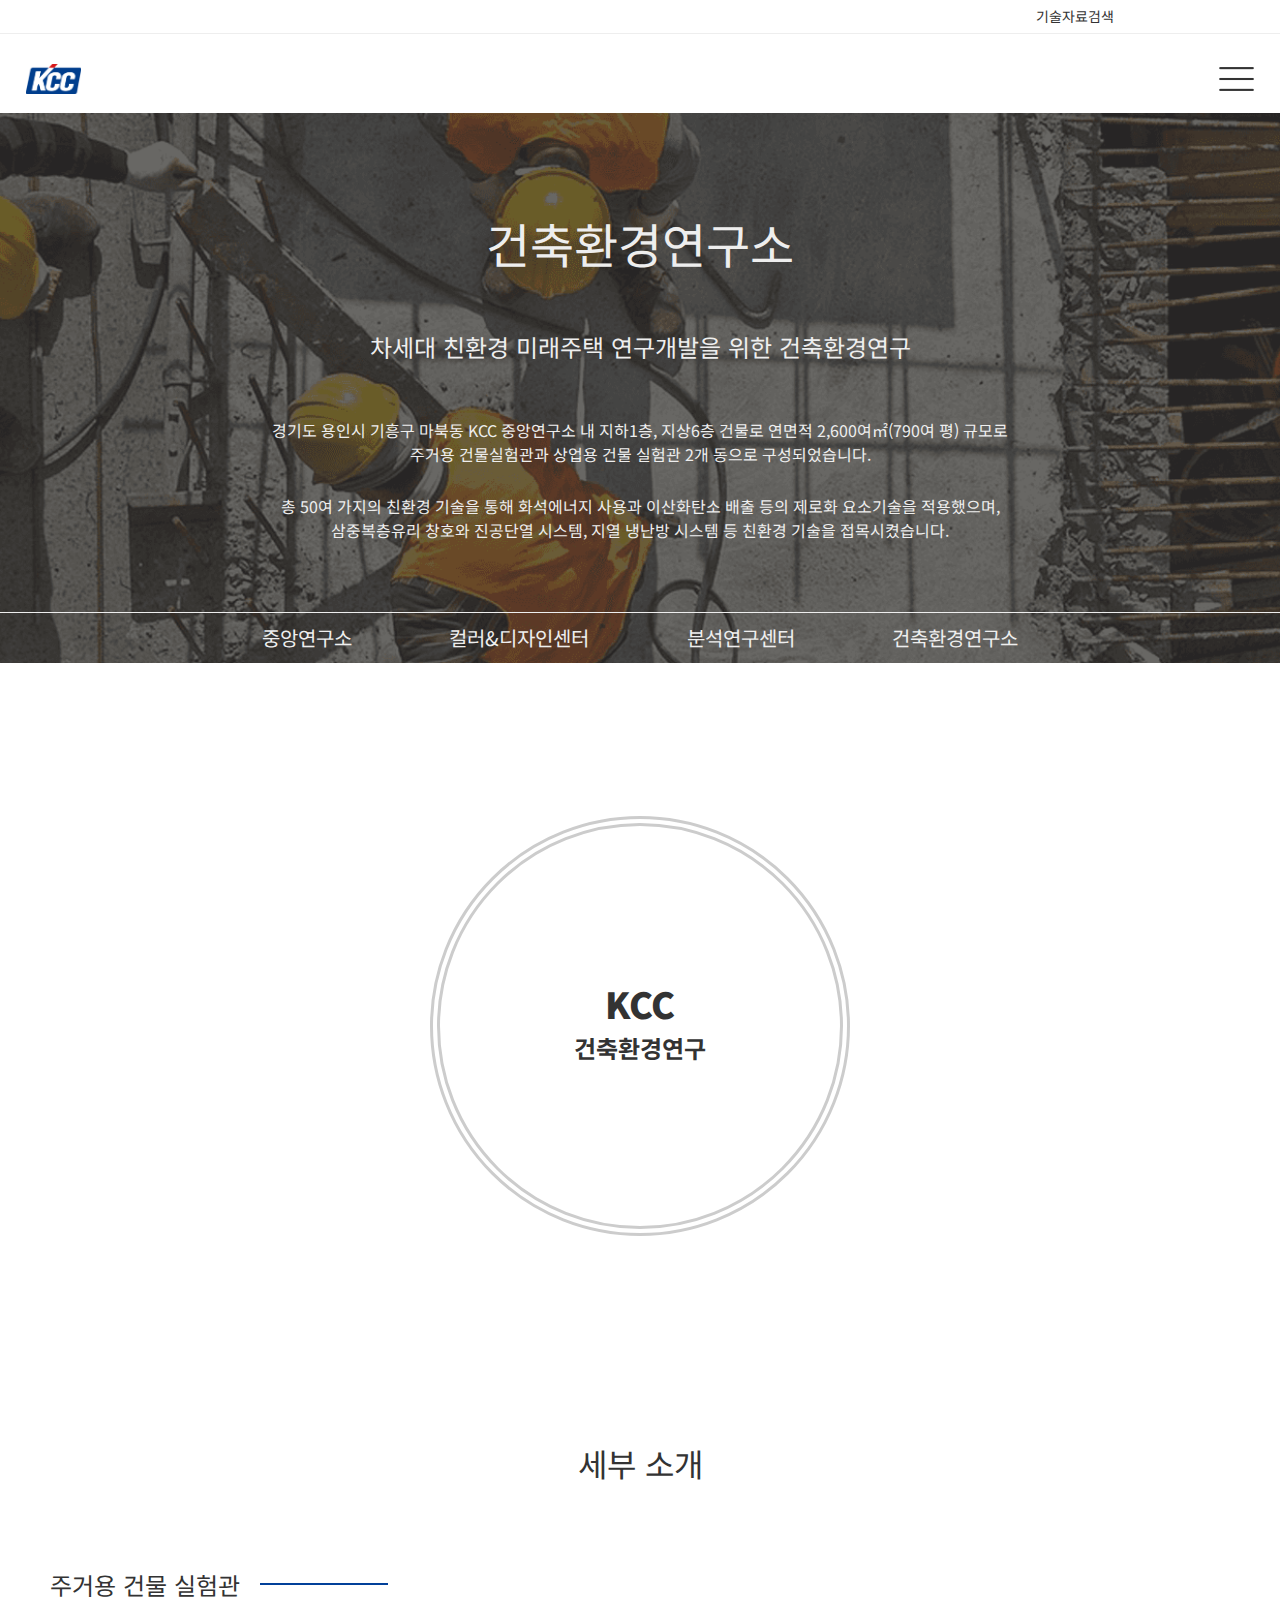
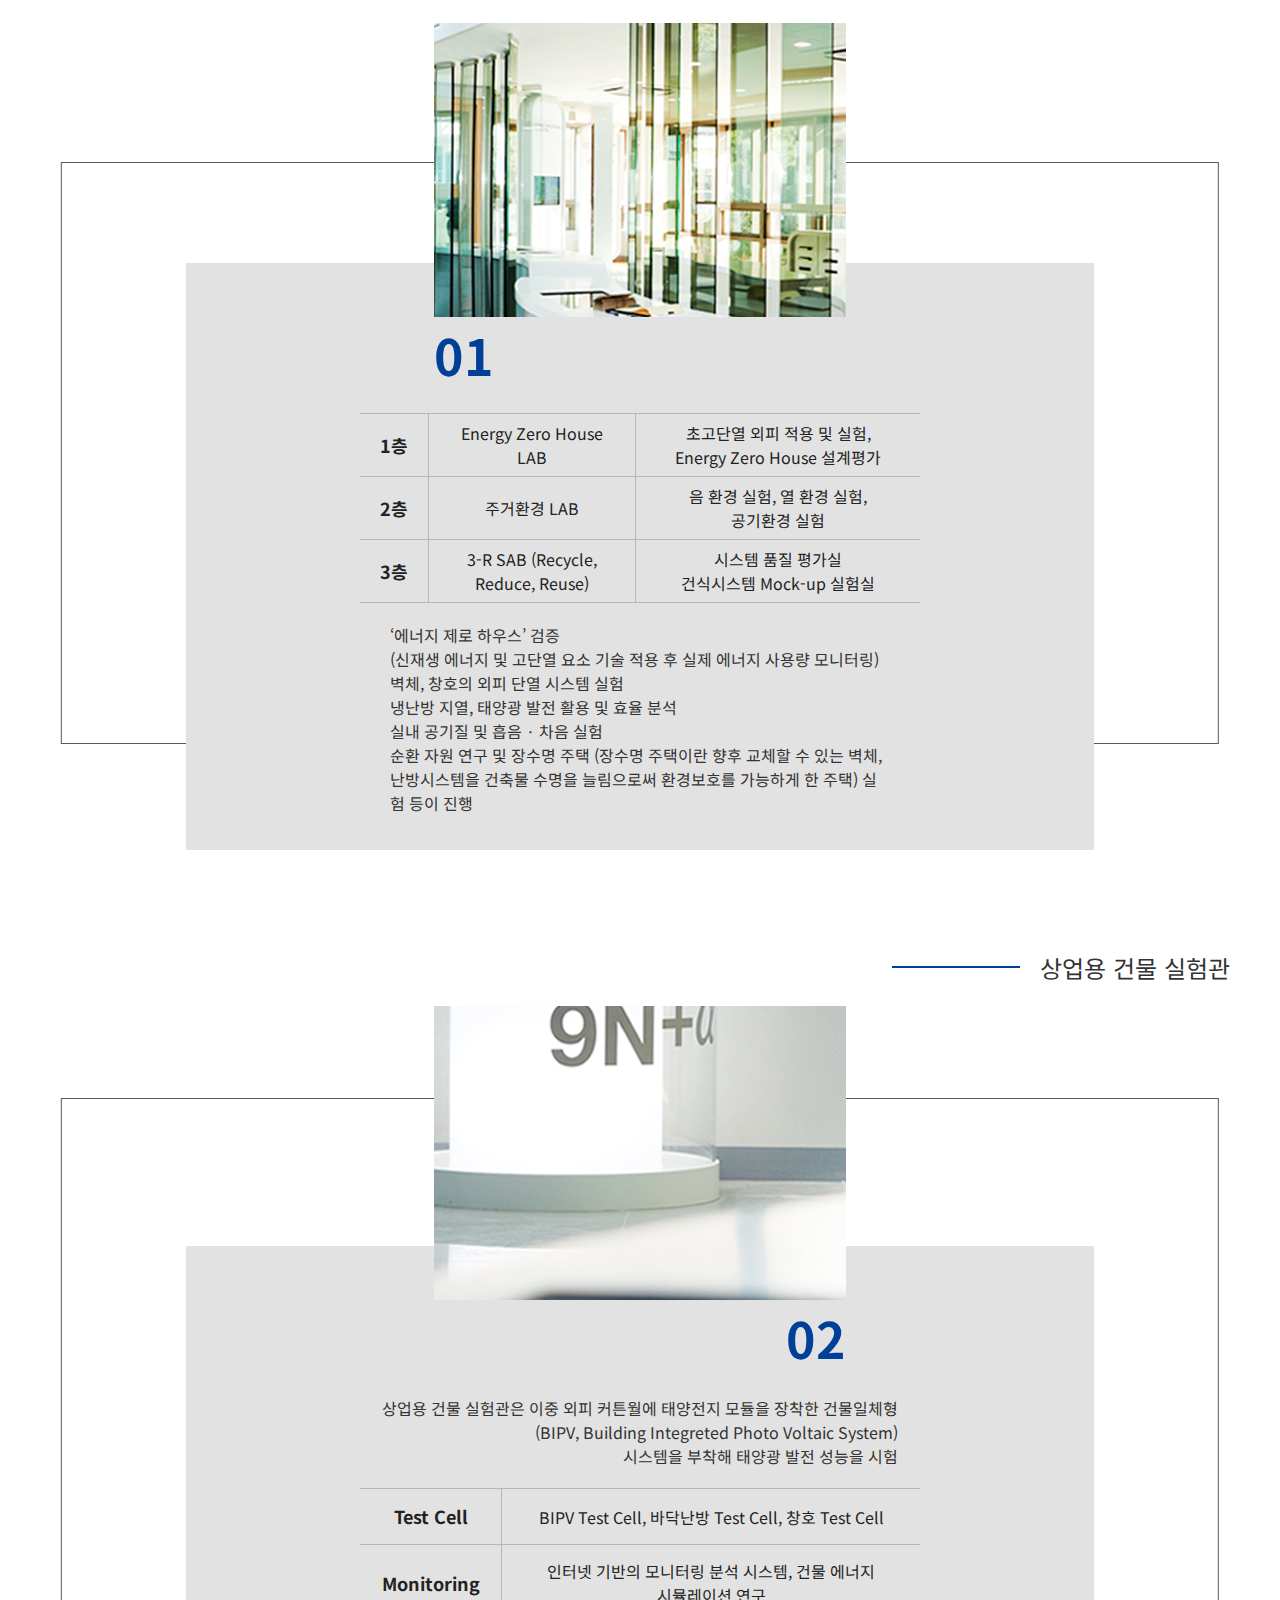
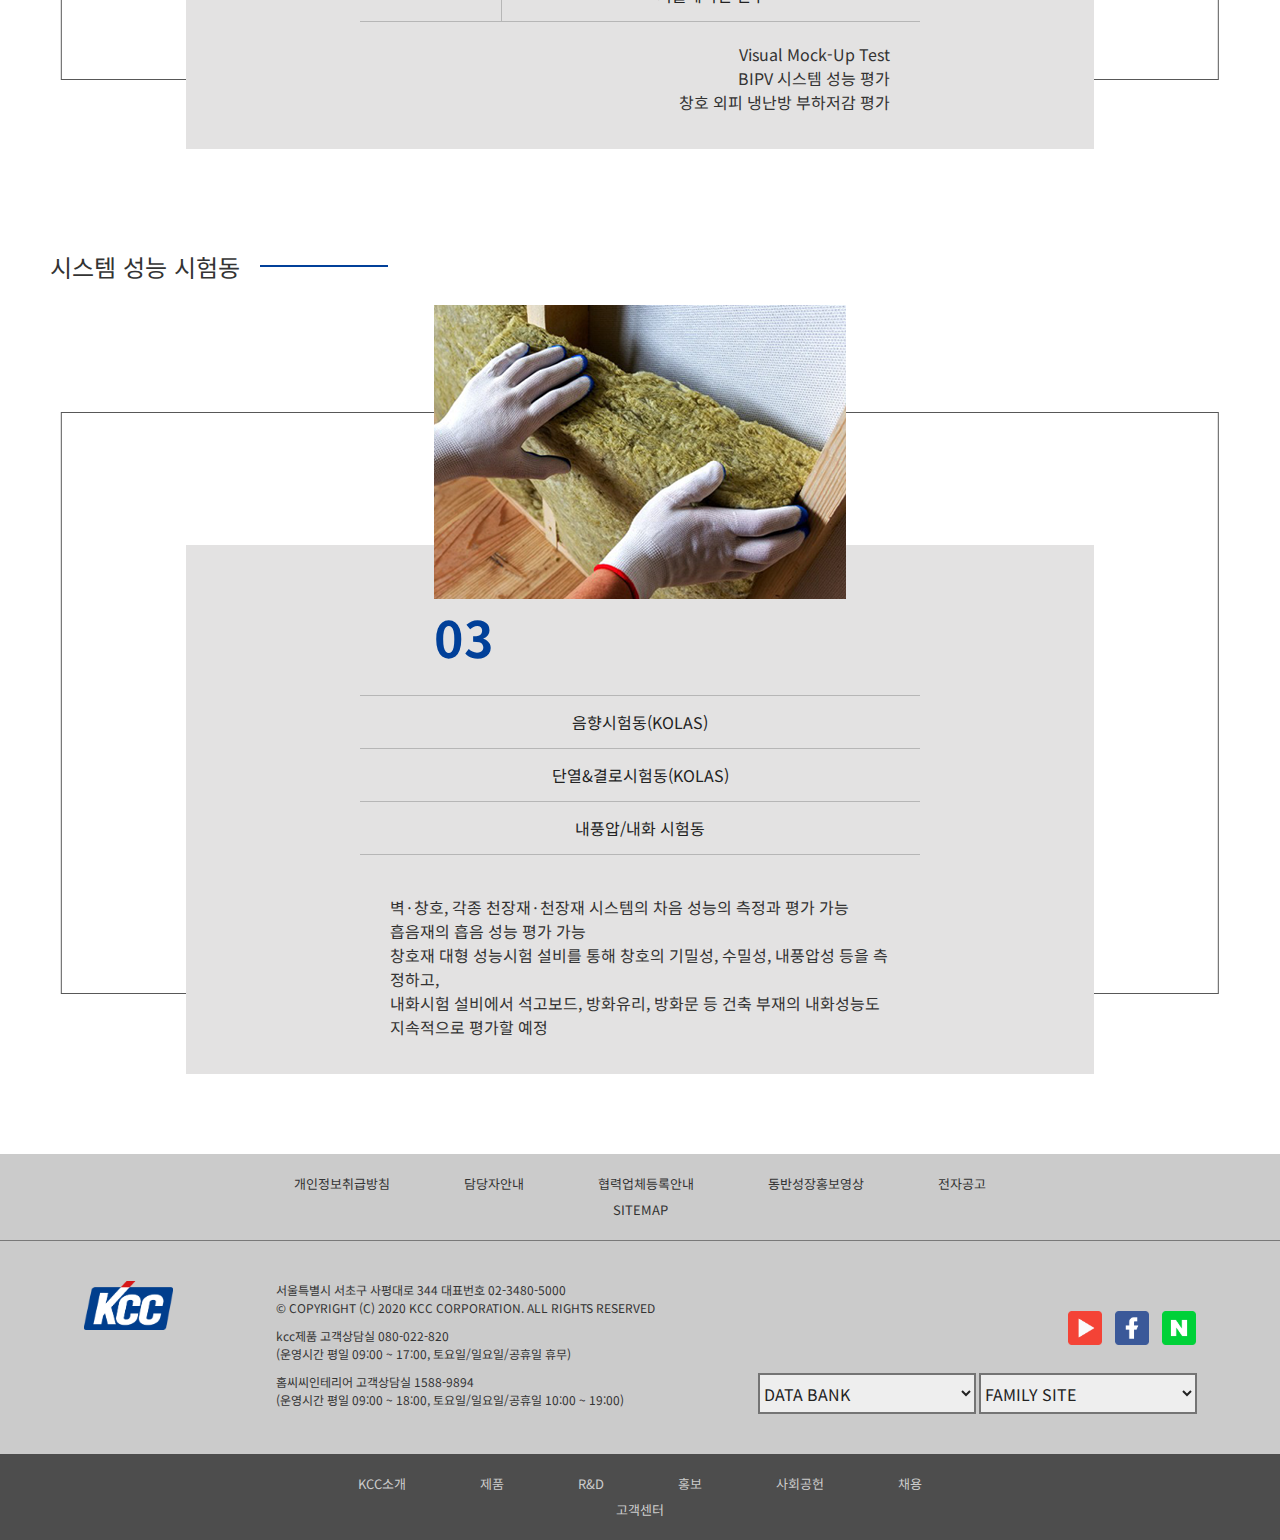
<file: class/kcc/rd-construct.html>
<!DOCTYPE html>
<html lang="ko">
  <head>
    <meta charset="utf-8" />
    <meta
      name="viewport"
      content="width=device-width, initial-scale=1.0, minimum-scale=1.0, maximum-scale=1.0, user-scalable=no"
    />
    <meta
      name="Description"
      content="KCC는 건축용 내·외장재, 도료, 실리콘 및 신소재에 이르기까지 다양한 제품들을 생산하고 있습니다"
    />
    <meta name="Author" content="이지영" />
    <meta
      name="Keywords"
      content="KCC는 건축용 내·외장재, 도료, 실리콘 및 신소재에 이르기까지 다양한 제품들을 생산하고 있습니다"
    />
    <meta http-equiv="X-UA-Compatible" content="IE=edge" />
    <meta property="og:title" content="(주)케이씨씨-더 좋은 삶을 위한 가치창조" />
    <meta property="og:type" content="website" />
    <meta property="og:url" content="https://www.kccworld.co.kr" />
    <meta property="og:image" content="http://www.kccworld.co.kr/resources/img/kcc_main.jpg" />
    <meta property="og:description" content="Always Beside you. 이디야커피 공식홈페이지입니다." />
    <link rel="canonical" href="https://www.kccworld.co.kr" />
    <link rel="shortcut icon" type="image/x-icon" href="kcc_logo.ico" />
    <link
      href="https://fonts.googleapis.com/css2?family=Noto+Sans+KR:wght@100;300;400;500;700;900&display=swap"
      rel="stylesheet"
    />
    <link rel="stylesheet" href="../../reset.css" />
    <link rel="stylesheet" href="../../slick/slick.css" />
    <link rel="stylesheet" href="../../slick/slick-theme.css" />
    <link rel="stylesheet" href="css/basic.css" />
    <link rel="stylesheet" href="css/sub.css" />
    <link rel="stylesheet" href="css/rd4.css" />
    <title>KCC Coporation</title>
  </head>
  <body>
    <div id="skip">
      <a rel="bookmark" href="#contents">본문바로가기</a>
    </div>
    <div id="wrap">
      <header>
        <div class="header-inner">
          <div class="header-top clearfix">
            <ul class="top-menu">
              <li><a href="#">기술자료검색</a></li>
              <li><a href="#">로그인</a></li>
              <li class="lang">
                <a href="#" class="ko">KOR</a>
                <a href="#" class="en">ENG</a>
              </li>
            </ul>
          </div>
          <div class="header-bottom">
            <h1 class="logo">
              <a href="index.html"><img src="images/header/kcc_logo.png" alt="kcc바로가기" /></a>
            </h1>
            <nav>
              <h2 class="blind">사이트맵바로가기</h2>
              <div class="navi">
                <ul class="header-menu">
                  <li class="mainmenu">
                    <a href="#;">KCC소개</a>
                    <div class="submenu">
                      <ul>
                        <li class="sub">
                          <a href="#">기업정보</a>
                          <ul>
                            <li><a href="#">회사개요</a></li>
                            <li><a href="#">경영이념</a></li>
                            <li><a href="#">연혁</a></li>
                            <li><a href="#">CI</a></li>
                            <li><a href="#">KCC네트워크</a></li>
                            <li><a href="#">KCC HISTORY</a></li>
                          </ul>
                        </li>
                        <li class="sub">
                          <a href="#">CEO인사말</a>
                          <ul>
                            <li><a href="#">회장</a></li>
                          </ul>
                        </li>
                        <li class="sub">
                          <a href="#">투자정보</a>
                          <ul>
                            <li><a href="#">공시</a></li>
                            <li><a href="#">전자공고</a></li>
                            <li><a href="#">주식정보</a></li>
                            <li><a href="#">재무정보</a></li>
                          </ul>
                        </li>
                        <li class="sub">
                          <a href="#">사회적책임</a>
                          <ul>
                            <li><a href="#">지속가능경영</a></li>
                            <li><a href="#">윤리/준법경영</a></li>
                            <li><a href="#">품질경영</a></li>
                            <li><a href="#">공정거래동반성장</a></li>
                            <li><a href="#">사이버신문고</a></li>
                          </ul>
                        </li>
                      </ul>
                      <article>
                        <h2>ABOUT KCC</h2>
                      </article>
                      <aside>
                        <h2 class="blind">ABOUT KCC</h2>
                        <span><img src="images/header/bg/about-img.png" alt="메뉴이미지1" /></span>
                      </aside>
                    </div>
                    <!-- submenu -->
                  </li>
                  <!-- kcc소개 -->
                  <li class="mainmenu">
                    <a href="#;">제품</a>
                    <div class="submenu product-sub">
                      <ul>
                        <li class="sub">
                          <a href="#">도료</a>
                          <ul>
                            <li><a href="#">건축도료</a></li>
                            <li><a href="#">중방식도료</a></li>
                            <li><a href="#">분체도료</a></li>
                            <li><a href="#">일반공업도료</a></li>
                            <li><a href="#">PCM도료</a></li>
                            <li><a href="#">자동차도료</a></li>
                            <li><a href="#">플라스틱도료</a></li>
                          </ul>
                        </li>
                        <li class="sub">
                          <a href="#">창호</a>
                          <ul>
                            <li><a href="#">PVC창호</a></li>
                            <li><a href="#">커튼월</a></li>
                            <li><a href="#">태양광</a></li>
                          </ul>
                        </li>
                        <li class="sub">
                          <a href="#">내외장재</a>
                          <ul>
                            <li><a href="#">석고보드</a></li>
                            <li><a href="#">석고텍스</a></li>
                            <li><a href="#">마이톤</a></li>
                            <li><a href="#">뷰티클</a></li>
                          </ul>
                        </li>
                        <li class="sub">
                          <a href="#">보온단열재</a>
                          <ul>
                            <li><a href="#">세라크울</a></li>
                            <li><a href="#">미네랄울</a></li>
                            <li><a href="#">그라스울</a></li>
                          </ul>
                        </li>
                        <li class="sub">
                          <a href="#">접착제</a>
                          <ul>
                            <li><a href="#">건축용실리콘</a></li>
                            <li><a href="#">DGU</a></li>
                            <li><a href="#">Film</a></li>
                            <li><a href="#">LEB</a></li>
                            <li><a href="#">석고보드</a></li>
                          </ul>
                        </li>
                        <li class="sub">
                          <a href="#">소재</a>
                          <ul>
                            <li><a href="#">유기소재</a></li>
                            <li><a href="#">무기소재</a></li>
                            <li><a href="#">장섬유</a></li>
                          </ul>
                        </li>
                        <li class="sub">
                          <a href="#">실리콘</a>
                          <ul>
                            <li><a href="#">Silane/Fluid</a></li>
                            <li><a href="#">Emulsion</a></li>
                            <li><a href="#">HTV</a></li>
                            <li><a href="#">LSR</a></li>
                            <li><a href="#">PSA/PRC</a></li>
                            <li><a href="#">RTV</a></li>
                          </ul>
                        </li>
                      </ul>
                      <article>
                        <h2>PRODUCT</h2>
                      </article>
                      <aside>
                        <h2 class="blind">PRODUCT</h2>
                        <span><img src="images/header/bg/product-img.png" alt="메뉴이미지2" /></span>
                      </aside>
                    </div>
                    <!-- submenu -->
                  </li>
                  <!-- 제품 -->
                  <li class="mainmenu">
                    <a href="#;" class="main-color">R&D</a>
                    <div class="submenu rd-sub">
                      <ul>
                        <li class="sub">
                          <a href="#">연구소</a>
                          <ul>
                            <li><a href="rd1.html" class="txt-color">중앙연구소</a></li>
                            <li><a href="rd-color.html" class="txt-color">컬러&디자인센터</a></li>
                            <li><a href="rd-analysis.html" class="txt-color">분석연구소</a></li>
                            <li><a href="rd-construct.html" class="txt-color">건축환경연구소</a></li>
                          </ul>
                        </li>
                        <li class="sub">
                          <a href="#" class="icon-off">연구업적</a>
                        </li>
                        <li class="sub">
                          <a href="#" class="icon-off">에너지제로하우스</a>
                        </li>
                      </ul>
                      <article>
                        <h2>R&D</h2>
                      </article>
                      <aside>
                        <h2 class="blind">R&D</h2>
                        <span><img src="images/header/bg/rd-img4.png" alt="메뉴이미지3" /></span>
                      </aside>
                    </div>
                    <!-- submenu -->
                  </li>
                  <!-- R&D -->
                  <li class="mainmenu">
                    <a href="#;">홍보센터</a>
                    <div class="submenu bs-sub">
                      <ul>
                        <li class="sub">
                          <a href="#" class="icon-off">KCC뉴스</a>
                        </li>
                        <li class="sub">
                          <a href="#">KCC광고</a>
                          <ul>
                            <li><a href="#">TV디지털광고</a></li>
                            <li><a href="#">홍보영상</a></li>
                            <li><a href="#">인쇄광고</a></li>
                          </ul>
                        </li>
                        <li class="sub">
                          <a href="#" class="icon-off">KCC사보</a>
                        </li>
                      </ul>
                      <article>
                        <h2>PROMOTION</h2>
                      </article>
                      <aside>
                        <h2 class="blind">PROMOTION</h2>
                        <span><img src="images/header/bg/pro-img2.png" alt="메뉴이미지4" /></span>
                      </aside>
                    </div>
                    <!-- submenu -->
                  </li>
                  <!-- 홍보센터 -->
                  <li class="mainmenu">
                    <a href="#;">사회공헌</a>
                    <div class="submenu sc-sub">
                      <ul>
                        <li class="sub">
                          <a href="#" class="icon-off">사회공헌소개</a>
                        </li>
                        <li class="sub">
                          <a href="#" class="icon-off">사회공헌활동</a>
                        </li>
                        <li class="sub">
                          <a href="#" class="icon-off">사회공헌발자취</a>
                        </li>
                      </ul>
                      <article>
                        <h2>SOCIAL<br />CONTRIBUTION</h2>
                      </article>
                      <aside>
                        <h2 class="blind">SOCIAL CONTRIBUTION</h2>
                        <span><img src="images/header/bg/sc-img.png" alt="메뉴이미지5" /></span>
                      </aside>
                    </div>
                    <!-- submenu -->
                  </li>
                  <!-- 사회공헌 -->
                  <li class="mainmenu">
                    <a href="#;">채용안내</a>
                    <div class="submenu re-sub">
                      <ul>
                        <li class="sub">
                          <a href="#">인재상</a>
                          <ul>
                            <li><a href="#">KCC인 이야기</a></li>
                          </ul>
                        </li>
                        <li class="sub">
                          <a href="#" class="icon-off">인사제도</a>
                        </li>
                        <li class="sub">
                          <a href="#" class="icon-off">직무소개</a>
                        </li>
                        <li class="sub">
                          <a href="#">채용공고</a>
                          <ul>
                            <li><a href="#">협력사채용관</a></li>
                          </ul>
                        </li>
                      </ul>
                      <article>
                        <h2>RECRUITS</h2>
                      </article>
                      <aside>
                        <h2 class="blind">RECRUITS</h2>
                        <span><img src="images/header/bg/re-img2.png" alt="메뉴이미지6" /></span>
                      </aside>
                    </div>
                    <!-- submenu -->
                  </li>
                  <!-- 채용안내 -->
                  <li class="mainmenu">
                    <a href="#;">고객지원</a>
                    <div class="submenu cs-sub">
                      <ul>
                        <li class="sub">
                          <a href="#" class="icon-off">대리점안내</a>
                        </li>
                        <li class="sub">
                          <a href="#">AS접수센터</a>
                          <ul>
                            <li><a href="#">담당자안내</a></li>
                            <li><a href="#">1:1문의</a></li>
                          </ul>
                        </li>
                        <li class="sub">
                          <a href="#">E-max-club</a>
                          <ul>
                            <li><a href="#">E-Max Club소개</a></li>
                            <li><a href="#">회원사 소개</a></li>
                            <li><a href="#">회원사 가입안내</a></li>
                          </ul>
                        </li>
                        <li class="sub">
                          <a href="#" class="icon-off">브랜드오남용/도용신고센터</a>
                        </li>
                      </ul>
                      <article>
                        <h2>CS CENTER</h2>
                      </article>
                      <aside>
                        <h2 class="blind">CS CENTER</h2>
                        <span><img src="images/header/bg/cs-img.png" alt="메뉴이미지7" /></span>
                      </aside>
                    </div>
                    <!-- submenu -->
                  </li>
                  <!-- 고객지원 -->
                </ul>
                <!-- mainmenu -->
              </div>
              <div class="top-menu-m">
                <ul>
                  <li class="log"><a href="#">로그인</a></li>
                  <li class="lang-m">
                    <a href="#" class="ko-m">KOR</a>
                    <a href="#" class="en-m">ENG</a>
                  </li>
                </ul>
                <div class="m-inner">
                  <ul class="m-sns">
                    <li><a href="#">유튜브</a></li>
                    <li class="m-fb"><a href="#">페이스북</a></li>
                    <li class="m-na"><a href="#">네이버</a></li>
                  </ul>
                  <form action="#" class="sh">
                    <fieldset>
                      <legend class="blind">기술자료검색</legend>
                      <input type="text" placeholder="Enter Keyword" />
                      <a href="#"><img src="images/header/search_icon_m.png" alt="검색" /></a>
                    </fieldset>
                  </form>
                </div>
              </div>
              <!-- top-menu-m -->
              <div class="close">
                <a href="#;"><img src="images/header/m_close_btn.png" alt="닫기버튼" /></a>
              </div>
            </nav>
            <ul class="header-sns">
              <li class="h-yt"><a href="#">유튜브</a></li>
              <li class="h-fb"><a href="#">페이스북</a></li>
              <li class="h-na"><a href="#">네이버</a></li>
            </ul>
            <span class="menu_bar">
              <a href="#;" class="bar1"><img src="images/header/menu.png" alt="메뉴" /></a>
              <a href="#;" class="bar2"><img src="images/header/menu_2.png" alt="메뉴" /></a>
            </span>
          </div>
          <!-- header-bottom -->
        </div>
        <!-- header-inner -->
        <div class="bg"></div>
      </header>
      <!-- container -->
      <div id="container">
        <!-- sub visual -->
        <div class="sub-visual">
          <div class="visual-wrap">
            <h2>건축환경연구소</h2>
            <p>차세대 친환경 미래주택 연구개발을 위한 건축환경연구</p>
            <p>
              경기도 용인시 기흥구 마북동 KCC 중앙연구소 내 지하1층, 지상6층 건물로 연면적 2,600여㎡(790여 평) 규모로<br />주거용
              건물실험관과 상업용 건물 실험관 2개 동으로 구성되었습니다.
            </p>
            <p>
              총 50여 가지의 친환경 기술을 통해 화석에너지 사용과 이산화탄소 배출 등의 제로화 요소기술을 적용했으며,<br />삼중복층유리
              창호와 진공단열 시스템, 지열 냉난방 시스템 등 친환경 기술을 접목시켰습니다.
            </p>
          </div>
          <!-- tab menu -->
          <div class="tabmenu">
            <h3>연구소</h3>
            <span>건축환경연구소</span>
            <ul>
              <li><a href="rd1.html">중앙연구소</a></li>
              <li><a href="rd-color.html">컬러&디자인센터</a></li>
              <li><a href="rd-analysis.html">분석연구센터</a></li>
              <li><a href="rd-construct.html">건축환경연구소</a></li>
            </ul>
          </div>
        </div>
        <!-- content -->
        <div class="content">
          <!-- reserch wrap -->
          <div class="con-wrap">
            <section class="list-wrap">
              <h2><strong>KCC</strong><br />건축환경연구</h2>
              <div class="list-box">
                <!-- reserch list1 -->
                <div class="con-list list1">
                  <h3>품질안정화<br />기술지원</h3>
                  <ul>
                    <li>제품 규격 및 설계</li>
                    <li>표준화</li>
                  </ul>
                </div>
                <!-- reserch list2 -->
                <div class="con-list list2">
                  <h3>제품 용도<br />다양화 개발</h3>
                  <ul>
                    <li>제품APPLICATION</li>
                  </ul>
                </div>
                <!-- reserch list3 -->
                <div class="con-list list3">
                  <h3>기반<br />기술연구</h3>
                  <ul>
                    <li>설계 시뮬레이션 해석 예측</li>
                    <li>제품 / 시스템 설계</li>
                    <li>GUIDE LINE 제시</li>
                    <li>시스템 통합 설계</li>
                    <li>그린홈 표준모델 제시</li>
                  </ul>
                </div>
                <!-- reserch list4 -->
                <div class="con-list list4">
                  <h3>에너지 효율화</h3>
                  <ul>
                    <li>벽체단열</li>
                    <li>창호단열</li>
                    <li>신재생 에너지</li>
                  </ul>
                </div>
                <!-- reserch list5 -->
                <div class="con-list list5">
                  <h3>장수명<br />건축시스템 개발</h3>
                  <ul>
                    <li>가변형 INFILL설계</li>
                    <li>내외장 시스템 건식화</li>
                  </ul>
                </div>
                <!-- reserch list6 -->
                <div class="con-list list6">
                  <h3>청정<br />건강주택 설계</h3>
                  <ul>
                    <li>실내 공기질 설계</li>
                    <li>건축 음향 설계</li>
                    <li>디자인 환경 개선</li>
                  </ul>
                </div>
              </div>
            </section>
          </div>
          <!-- detail wrap -->
          <div class="con-about">
            <h2>세부 소개</h2>
            <div class="about-wrap">
              <!-- detail list1 -->
              <section class="about-list about1 up-on-scroll">
                <h3>주거용 건물 실험관</h3>
                <figure>
                  <img src="images/sub/rd4/about1-img.png" alt="주거용건물실험관" />
                </figure>
                <div class="about-box">
                  <table>
                    <caption class="blind">
                      주거용 건물 실험관
                    </caption>
                    <tbody>
                      <tr>
                        <th scope="row">1층</th>
                        <td>Energy Zero House<br />LAB</td>
                        <td>초고단열 외피 적용 및 실험,<br />Energy Zero House 설계평가</td>
                      </tr>
                      <tr>
                        <th scope="row">2층</th>
                        <td>주거환경 LAB</td>
                        <td>음 환경 실험, 열 환경 실험,<br />공기환경 실험</td>
                      </tr>
                      <tr>
                        <th scope="row">3층</th>
                        <td>3-R SAB (Recycle,<br />Reduce, Reuse)</td>
                        <td>시스템 품질 평가실<br />건식시스템 Mock-up 실험실</td>
                      </tr>
                    </tbody>
                  </table>
                  <ul>
                    <li>
                      ‘에너지 제로 하우스’ 검증<br />(신재생 에너지 및 고단열 요소 기술 적용 후 실제 에너지 사용량
                      모니터링)
                    </li>
                    <li>벽체, 창호의 외피 단열 시스템 실험</li>
                    <li>냉난방 지열, 태양광 발전 활용 및 효율 분석</li>
                    <li>실내 공기질 및 흡음 · 차음 실험</li>
                    <li>
                      순환 자원 연구 및 장수명 주택 (장수명 주택이란 향후 교체할 수 있는 벽체,<br />난방시스템을 건축물
                      수명을 늘림으로써 환경보호를 가능하게 한 주택) 실험 등이 진행
                    </li>
                  </ul>
                </div>
              </section>
              <!-- detail list2 -->
              <section class="about-list about2 up-on-scroll">
                <h3>상업용 건물 실험관</h3>
                <figure>
                  <img src="images/sub/rd4/about2-img.png" alt="주거용건물실험관" />
                </figure>
                <div class="about-box">
                  <p>
                    상업용 건물 실험관은 이중 외피 커튼월에 태양전지 모듈을 장착한 건물일체형<br />(BIPV, Building
                    Integreted Photo Voltaic System)<br />시스템을 부착해 태양광 발전 성능을 시험
                  </p>
                  <table>
                    <caption class="blind">
                      상업용 건물 실험 연구
                    </caption>
                    <tbody>
                      <tr>
                        <th scope="row">Test Cell</th>
                        <td>BIPV Test Cell, 바닥난방 Test Cell, 창호 Test Cell</td>
                      </tr>
                      <tr>
                        <th scope="row">Monitoring</th>
                        <td>인터넷 기반의 모니터링 분석 시스템, 건물 에너지<br />시뮬레이션 연구</td>
                      </tr>
                    </tbody>
                  </table>
                  <ul>
                    <li>Visual Mock-Up Test</li>
                    <li>BIPV 시스템 성능 평가</li>
                    <li>창호 외피 냉난방 부하저감 평가</li>
                  </ul>
                </div>
              </section>
              <!-- detail list3 -->
              <section class="about-list about3 up-on-scroll">
                <h3>시스템 성능 시험동</h3>
                <figure>
                  <img src="images/sub/rd4/about3-img.png" alt="주거용건물실험관" />
                </figure>
                <div class="about-box">
                  <table>
                    <caption class="blind">
                      시스템 성능 시험동 리스트
                    </caption>
                    <tbody>
                      <tr>
                        <td>음향시험동(KOLAS)</td>
                      </tr>
                      <tr>
                        <td>단열&결로시험동(KOLAS)</td>
                      </tr>
                      <tr>
                        <td>내풍압/내화 시험동</td>
                      </tr>
                    </tbody>
                  </table>
                  <ul>
                    <li>벽·창호, 각종 천장재·천장재 시스템의 차음 성능의 측정과 평가 가능</li>
                    <li>흡음재의 흡음 성능 평가 가능</li>
                    <li>
                      창호재 대형 성능시험 설비를 통해 창호의 기밀성, 수밀성, 내풍압성 등을 측정하고, <br />내화시험
                      설비에서 석고보드, 방화유리, 방화문 등 건축 부재의 내화성능도<br />지속적으로 평가할 예정
                    </li>
                  </ul>
                </div>
              </section>
            </div>
          </div>
        </div>
        <!-- content -->
      </div>
      <!-- container -->
      <footer>
        <div class="footer-top">
          <ul>
            <li><a href="#;">개인정보취급방침</a></li>
            <li><a href="#;">담당자안내</a></li>
            <li><a href="#;">협력업체등록안내</a></li>
            <li><a href="#;">동반성장홍보영상</a></li>
            <li><a href="#;">전자공고</a></li>
            <li><a href="#;">SITEMAP</a></li>
          </ul>
        </div>
        <!-- footer-top -->
        <div class="footer-center">
          <div class="footer-inner">
            <figure>
              <img src="images/kcc_logo.png" alt="kcc로고" />
            </figure>
            <div class="center-text">
              <span>서울특별시 서초구 사평대로 344</span>
              <span>대표번호 02-3480-5000</span>
              <p>&copy; COPYRIGHT (C) 2020 KCC CORPORATION. ALL RIGHTS RESERVED</p>
              <p>
                kcc제품 고객상담실 080-022-820<br />
                (운영시간 평일 09:00 ~ 17:00, 토요일/일요일/공휴일 휴무)
              </p>
              <p>
                홈씨씨인테리어 고객상담실 1588-9894<br />(운영시간 평일 09:00 ~ 18:00, 토요일/일요일/공휴일 10:00 ~
                19:00)
              </p>
            </div>
            <div>
              <ul class="footer-sns">
                <li class="yt"><a href="#;">youtube</a></li>
                <li class="fb"><a href="#;">facebook</a></li>
                <li class="na"><a href="#;">naver</a></li>
              </ul>
              <div class="click-menu">
                <select name="databank" id="databank">
                  <option value="DATABANK">DATA BANK</option>
                  <optgroup label="기술자료검색">
                    <option value="인증서/성적서">인증서/성적서</option>
                    <option value="도장사양서">도장사양서</option>
                    <option value="데이터시트">데이터시트</option>
                    <option value="GHS MSDS">GHS MSDS</option>
                  </optgroup>
                  <optgroup label="색상자료">
                    <option value="KCC색상정보">KCC생상정보</option>
                    <option value="IN-CAM SYSTEM">IN-CAM SYSTEM</option>
                    <option value="아파트재도장">아파트재도장</option>
                    <option value="환경색채디자인">환경색채디자인</option>
                  </optgroup>
                  <optgroup label="창호/유리">
                    <option value="창호/유리 DB">창호/유리 DB</option>
                  </optgroup>
                </select>
                <select name="familysite" id="familysite">
                  <option value="familysite">FAMILY SITE</option>
                  <option value="KCC공식페이스북">KCC공식페이스북</option>
                  <option value="KCC공식블로그">KCC공식블로그</option>
                  <option value="KCC자동차보수용도료">KCC자동차보수용도료</option>
                  <option value="KCC선박도료">KCC선박도료</option>
                  <option value="KCC이지스프로농구단">KCC이지스프로농구단</option>
                  <option value="KCC컬러&디자인센터">KCC컬러&디자인센터</option>
                  <option value="KCC글라스">KCC글라스</option>
                  <option value="홈씨씨">홈씨씨</option>
                  <option value="KCC건설">KCC건설</option>
                  <option value="KAC">KAC</option>
                  <option value="금강레저">금강레저</option>
                  <option value="바실돈">바실돈</option>
                </select>
              </div>
            </div>
          </div>
          <!-- footer-inner -->
        </div>
        <!-- footer-center -->
        <div class="footer-bottom">
          <ul>
            <li><a href="#;">KCC소개</a></li>
            <li><a href="#;">제품</a></li>
            <li><a href="#;">R&D</a></li>
            <li><a href="#;">홍보</a></li>
            <li><a href="#;">사회공헌</a></li>
            <li><a href="#;">채용</a></li>
            <li><a href="#;">고객센터</a></li>
          </ul>
        </div>
        <!-- footer-bottom -->
      </footer>
      <!-- footer -->
    </div>
    <!-- wrap -->

    <script async="" src="https://www.google-analytics.com/analytics.js"></script>
    <script src="../../js/jquery-3.5.1.min.js"></script>
    <script src="../../js/slick.min.js"></script>
    <script src="js/navi.js"></script>
    <script src="js/sub.js"></script>
    <script>
      $(function () {
        $(window).scroll(function () {
          var top4 = $(window).scrollTop();
          var conT = $(".list-box").offset().top;

          if (top4 > conT - 500) {
            $(".list-box").addClass("active");
          } else {
            $(".list-box").removeClass("active");
          }
        });
      });
    </script>
    <script>
      $(function () {
        function isElementUnderBottom(elem, triggerDiff) {
          const { top } = elem.getBoundingClientRect();
          const { innerHeight } = window;
          return top > innerHeight + (triggerDiff || 0);
        }

        function handleScroll() {
          const elems = document.querySelectorAll(".up-on-scroll");
          elems.forEach((elem) => {
            if (isElementUnderBottom(elem, -20)) {
              elem.style.opacity = "0";
              elem.style.transform = "translateY(70px)";
            } else {
              elem.style.opacity = "1";
              elem.style.transform = "translateY(0px)";
            }
          });
        }

        window.addEventListener("scroll", handleScroll);
      });
    </script>
  </body>
</html>
</file>
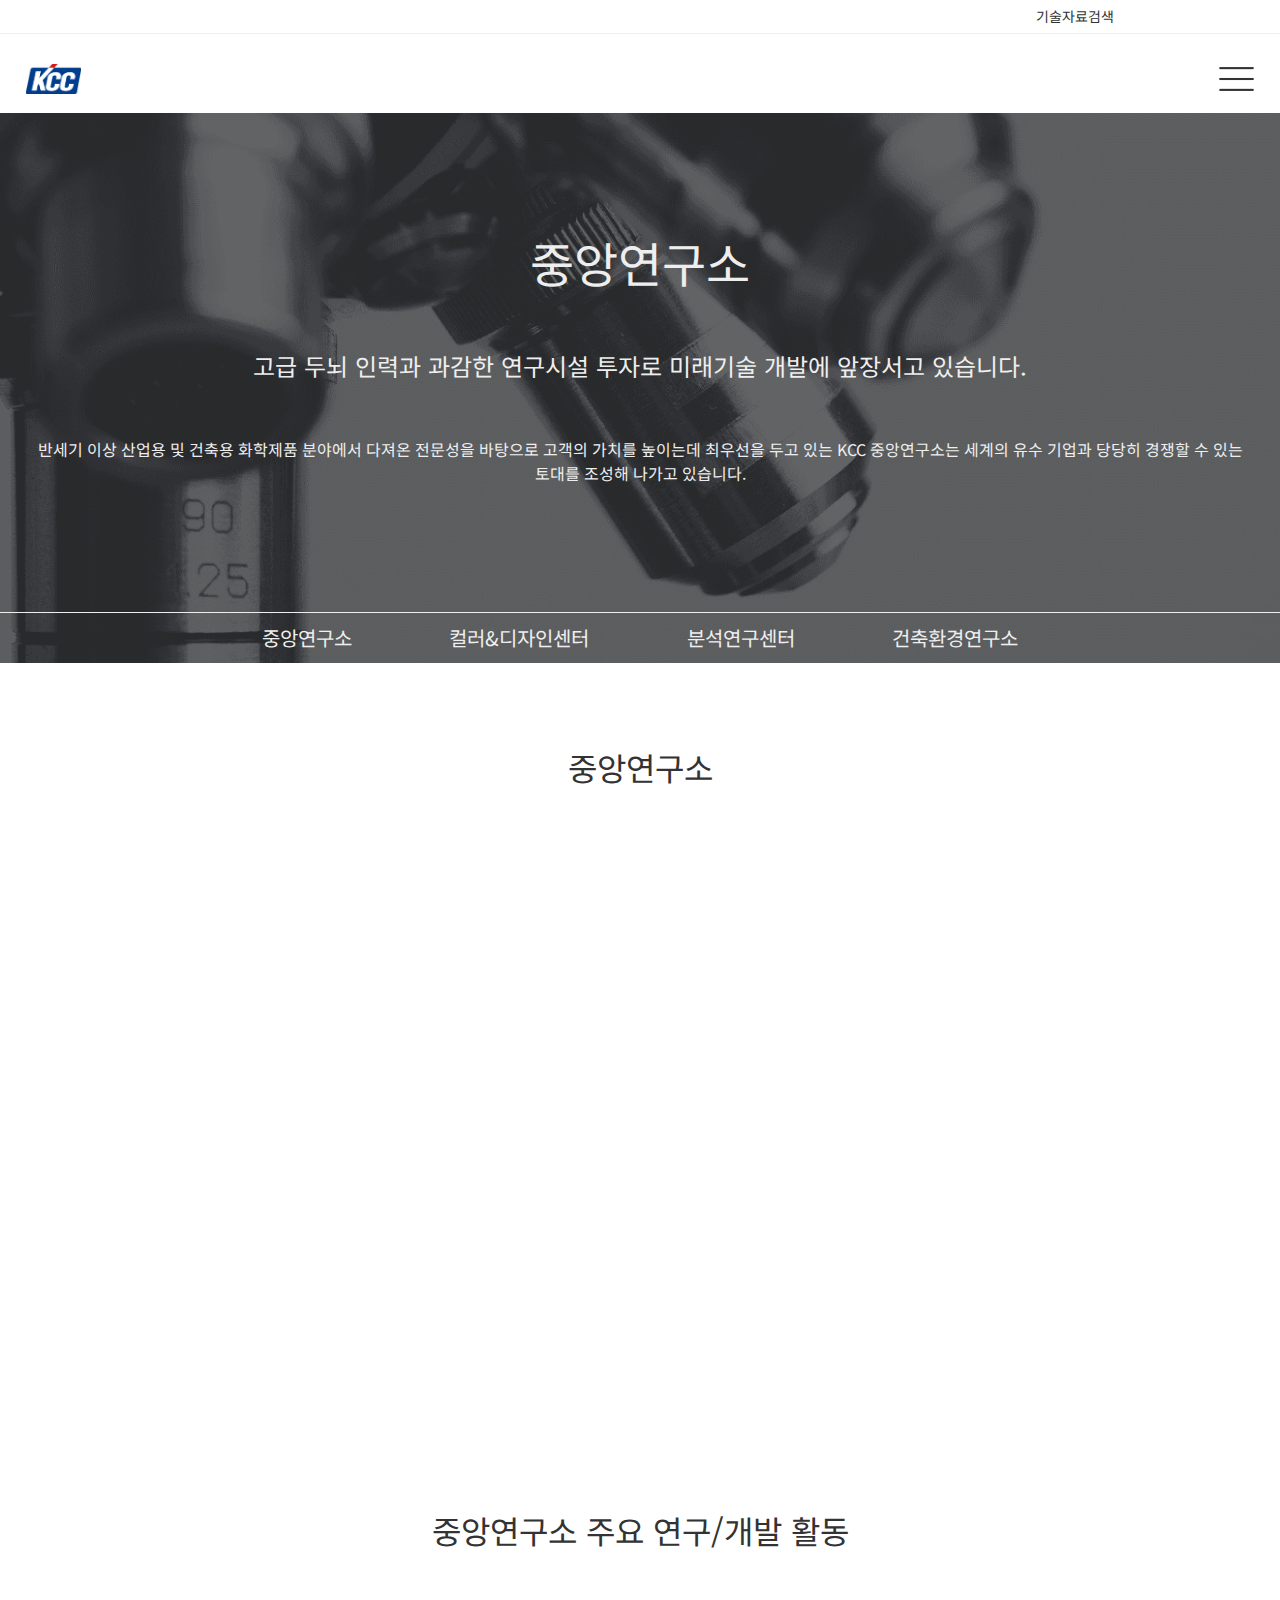
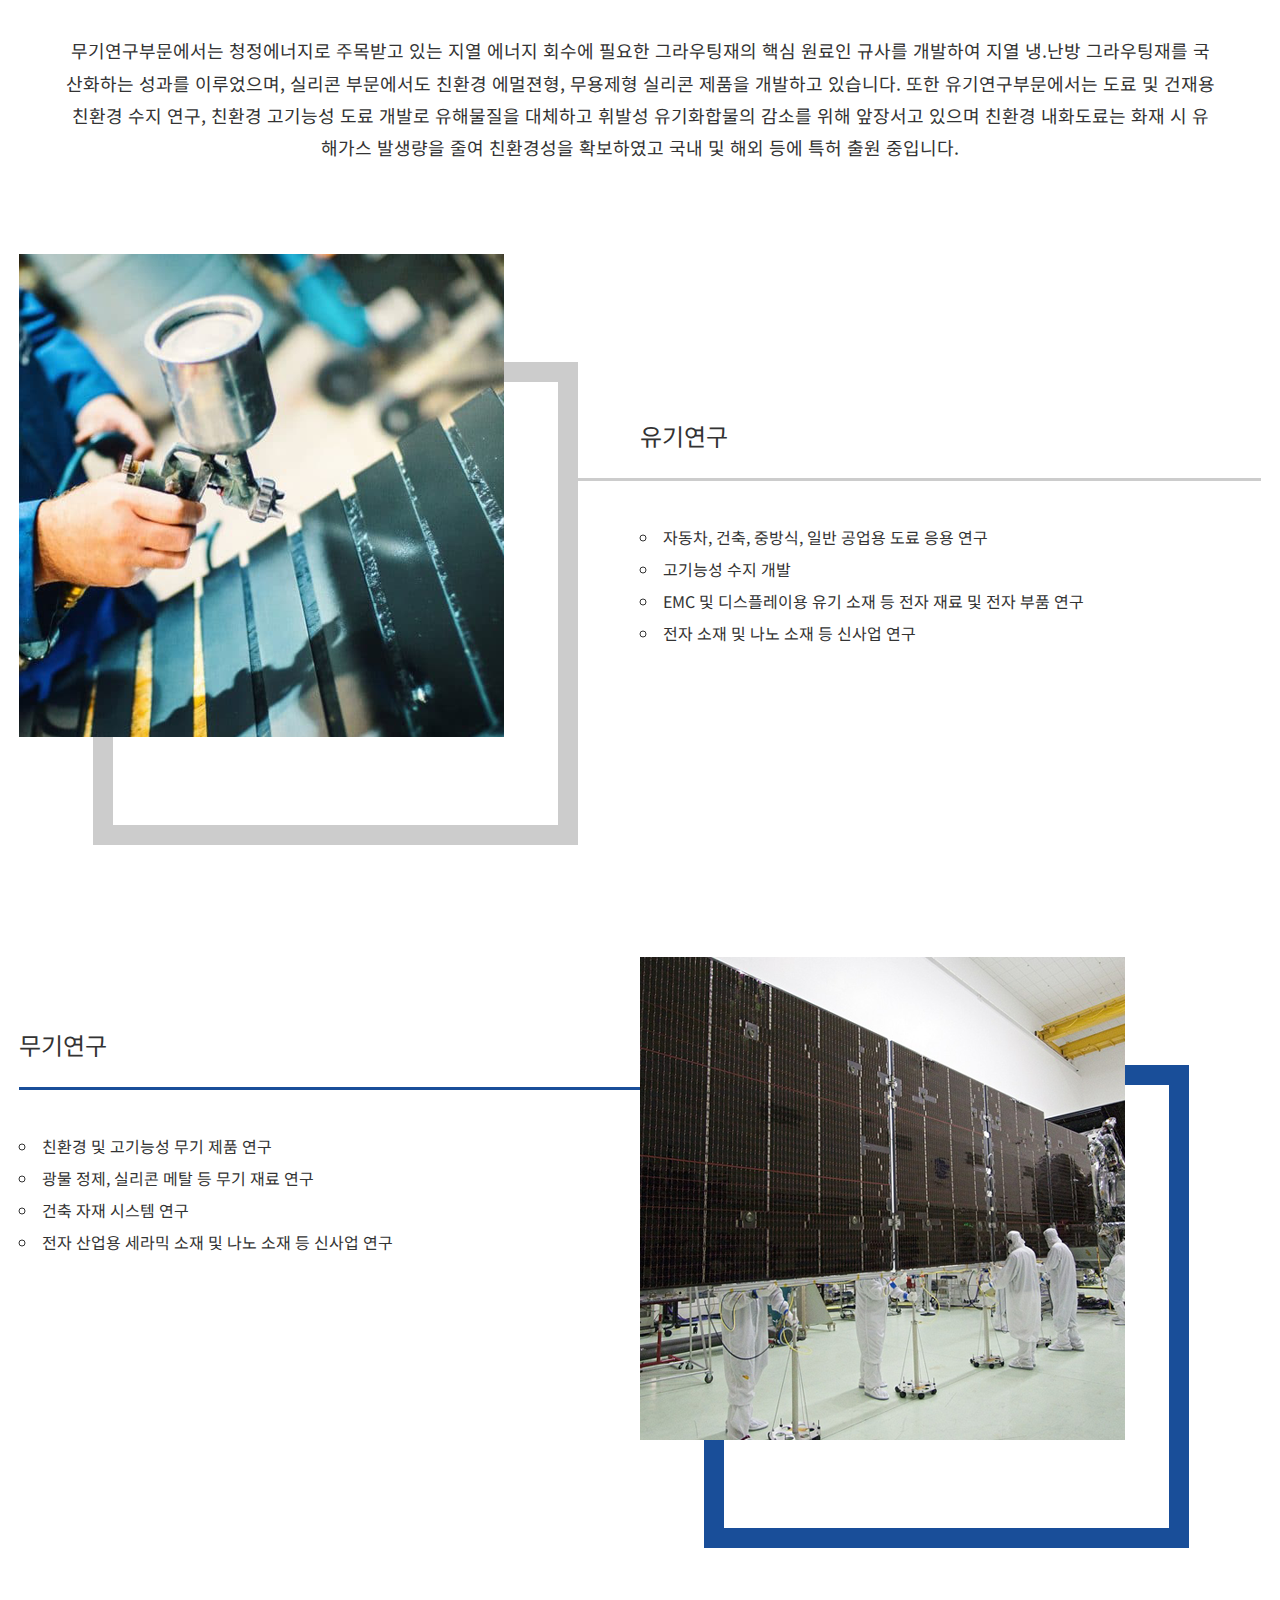
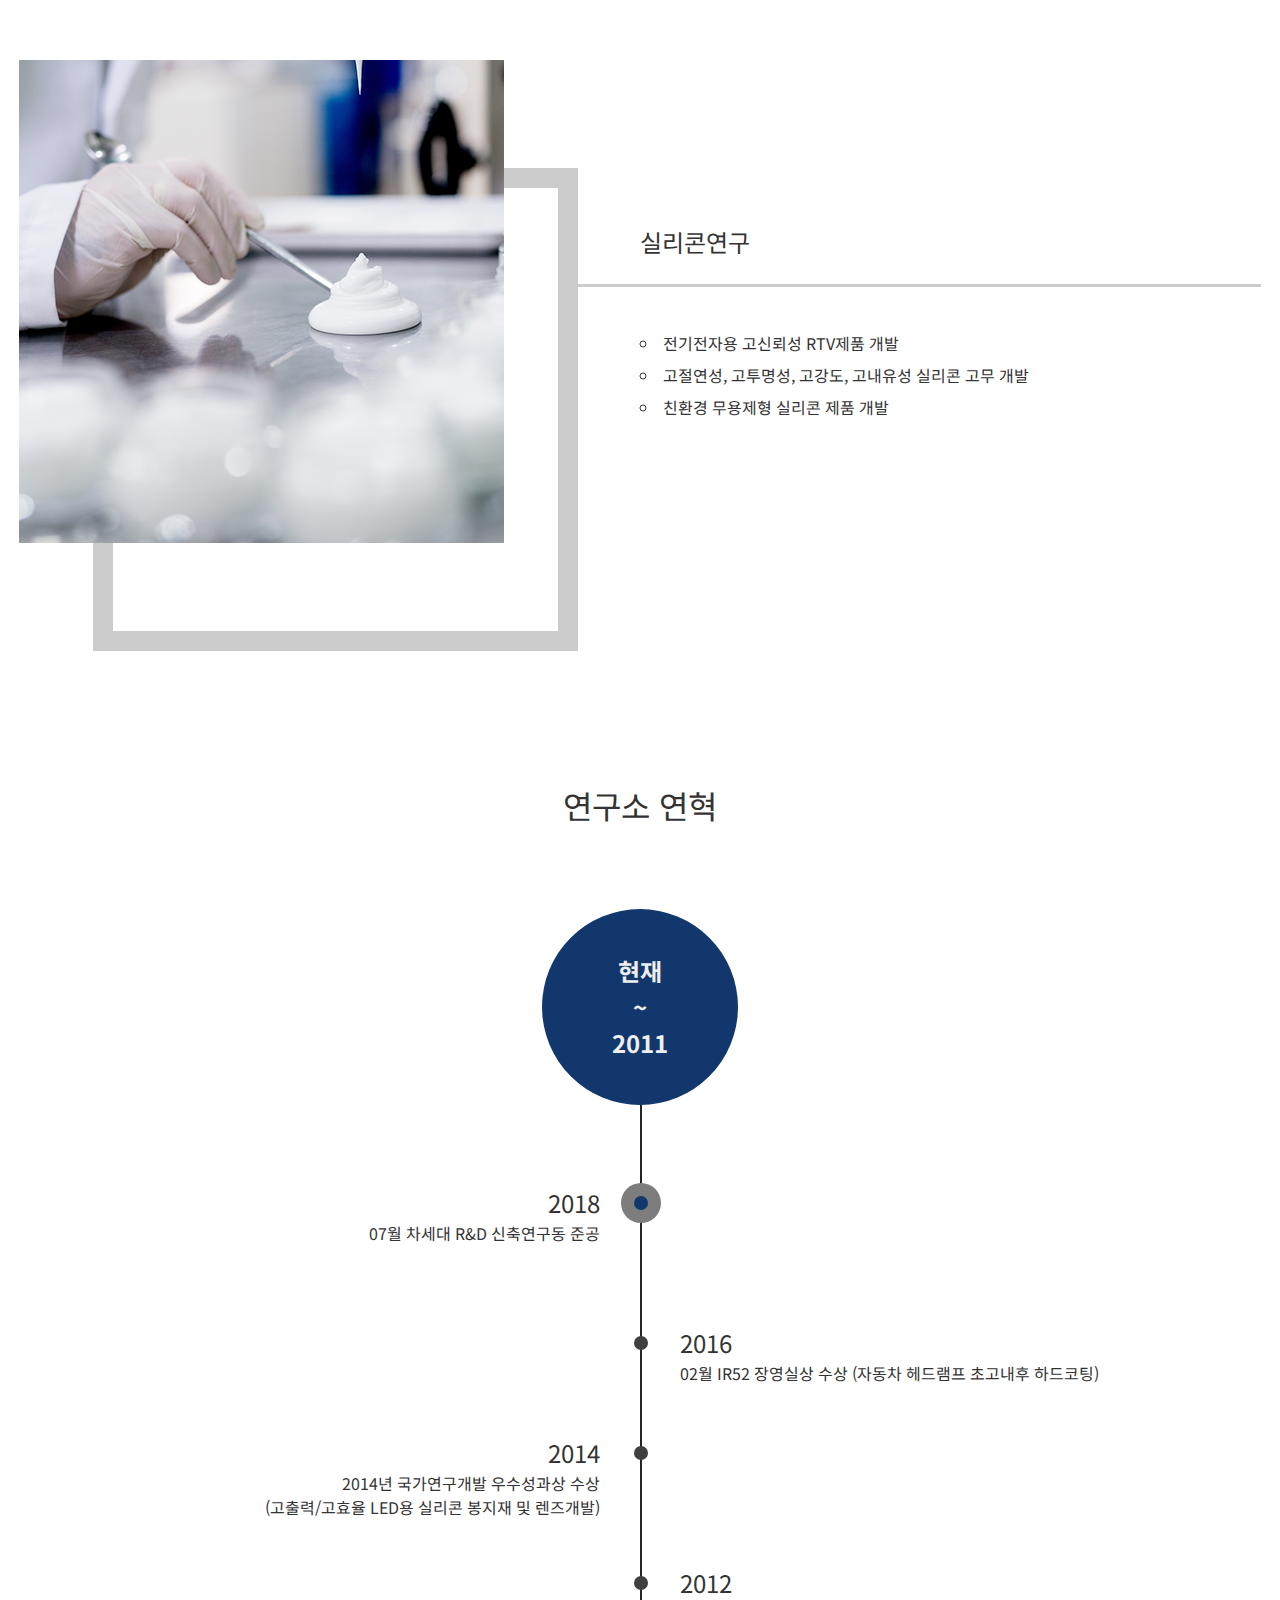
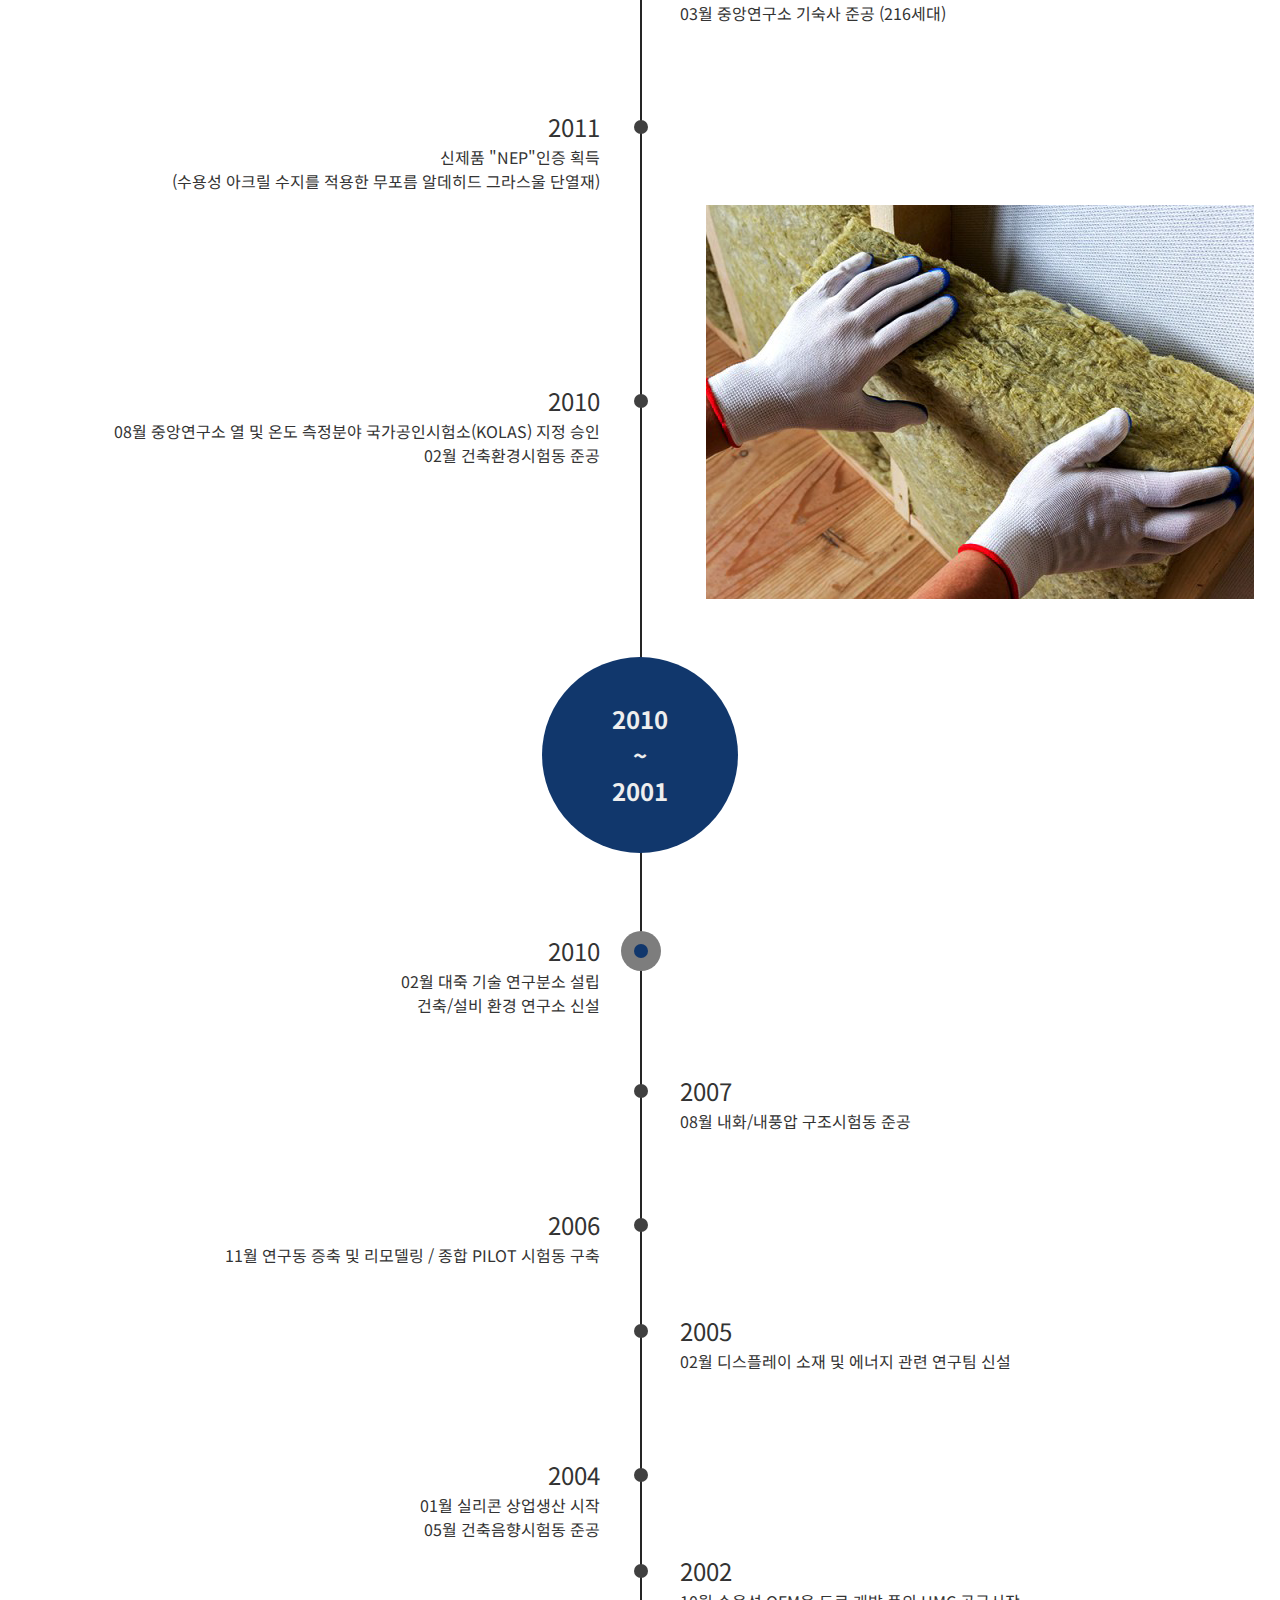
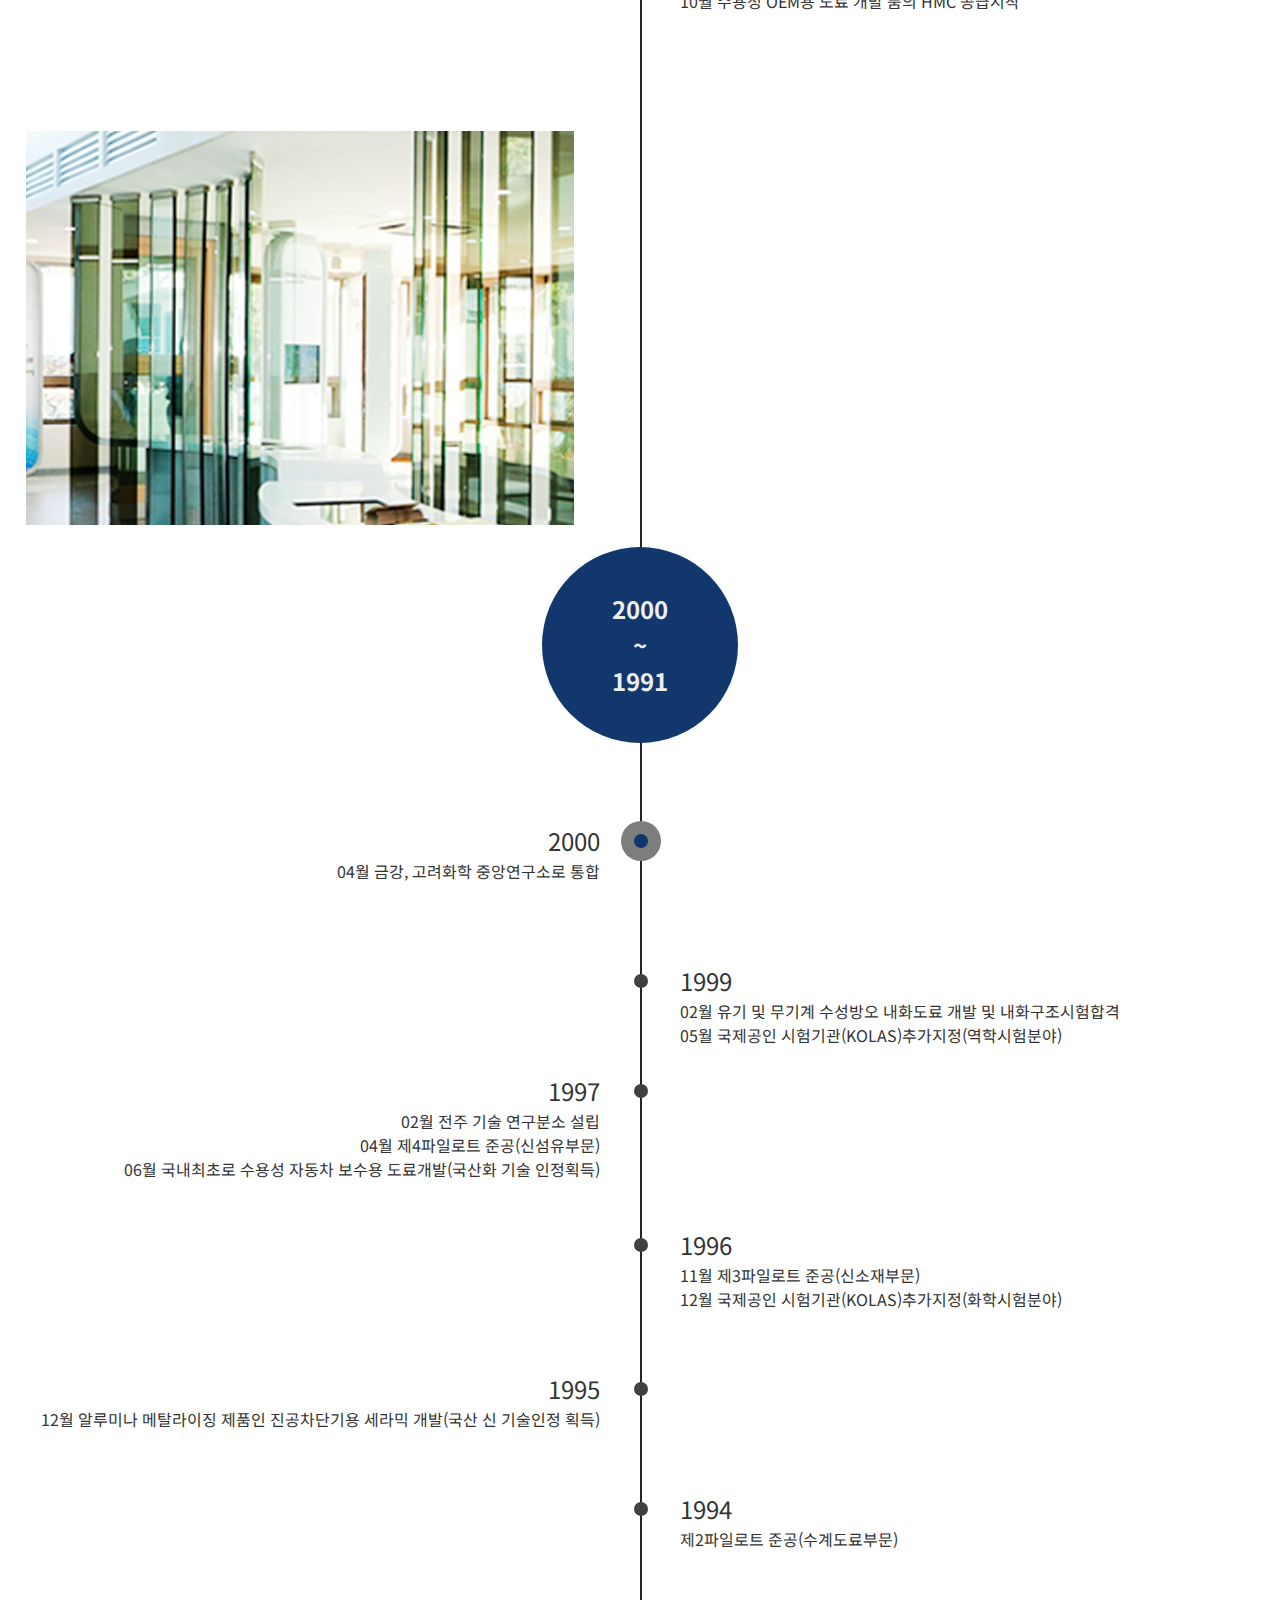
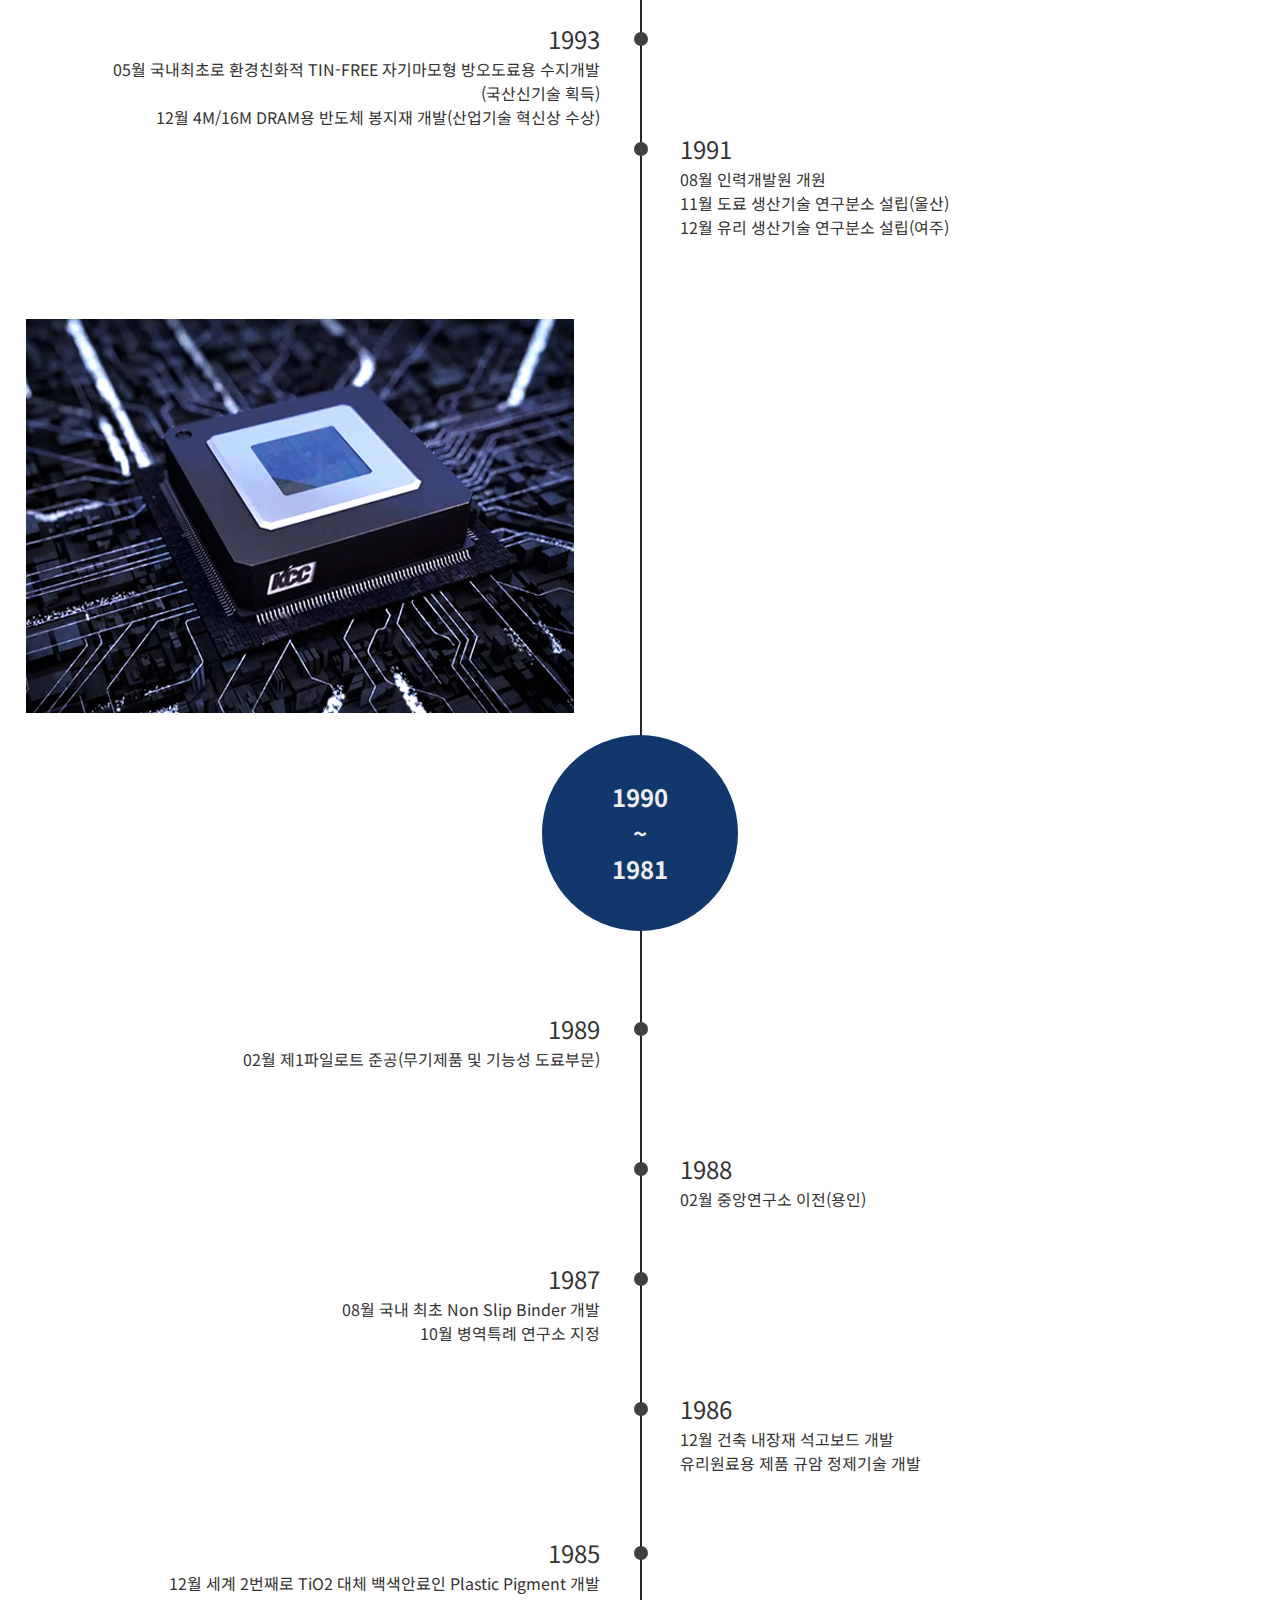
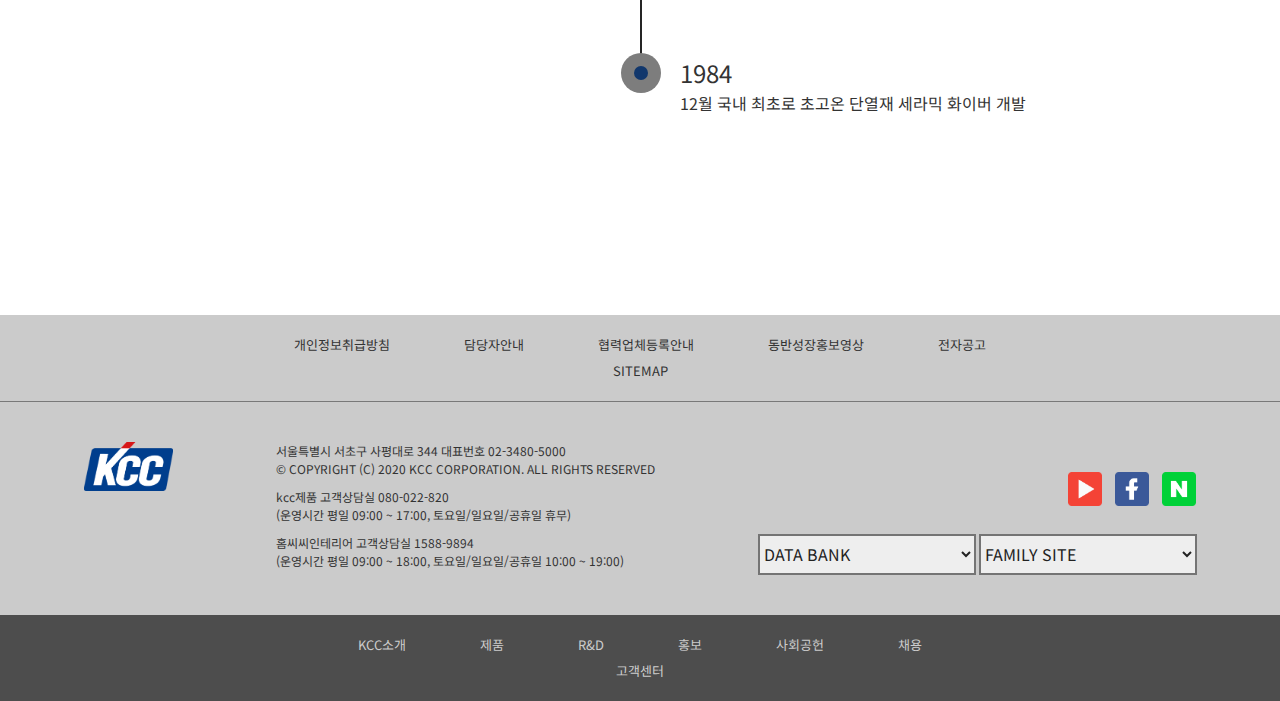
<file: class/kcc/rd1.html>
<!DOCTYPE html>
<html lang="ko">
  <head>
    <meta charset="utf-8" />
    <meta
      name="viewport"
      content="width=device-width, initial-scale=1.0, minimum-scale=1.0, maximum-scale=1.0, user-scalable=no"
    />
    <meta
      name="Description"
      content="KCC는 건축용 내·외장재, 도료, 실리콘 및 신소재에 이르기까지 다양한 제품들을 생산하고 있습니다"
    />
    <meta name="Author" content="이지영" />
    <meta
      name="Keywords"
      content="KCC는 건축용 내·외장재, 도료, 실리콘 및 신소재에 이르기까지 다양한 제품들을 생산하고 있습니다"
    />
    <meta http-equiv="X-UA-Compatible" content="IE=edge" />
    <meta property="og:title" content="(주)케이씨씨-더 좋은 삶을 위한 가치창조" />
    <meta property="og:type" content="website" />
    <meta property="og:url" content="https://www.kccworld.co.kr" />
    <meta property="og:image" content="http://www.kccworld.co.kr/resources/img/kcc_main.jpg" />
    <meta property="og:description" content="Always Beside you. 이디야커피 공식홈페이지입니다." />
    <link rel="canonical" href="https://www.kccworld.co.kr" />
    <link rel="shortcut icon" type="image/x-icon" href="kcc_logo.ico" />
    <link
      href="https://fonts.googleapis.com/css2?family=Noto+Sans+KR:wght@100;300;400;500;700;900&display=swap"
      rel="stylesheet"
    />
    <link rel="stylesheet" href="../../reset.css" />
    <link rel="stylesheet" href="css/basic.css" />
    <link rel="stylesheet" href="css/sub.css" />
    <link rel="stylesheet" href="css/rd1.css" />
    <title>KCC Coporation</title>
  </head>
  <body>
    <div id="skip">
      <a rel="bookmark" href="#contents">본문바로가기</a>
    </div>
    <div id="wrap">
      <header>
        <div class="header-inner">
          <div class="header-top clearfix">
            <ul class="top-menu">
              <li><a href="#">기술자료검색</a></li>
              <li><a href="#">로그인</a></li>
              <li class="lang">
                <a href="#" class="ko">KOR</a>
                <a href="#" class="en">ENG</a>
              </li>
            </ul>
          </div>
          <div class="header-bottom">
            <h1 class="logo">
              <a href="index.html"><img src="images/header/kcc_logo.png" alt="kcc바로가기" /></a>
            </h1>
            <nav>
              <h2 class="blind">사이트맵바로가기</h2>
              <div class="navi">
                <ul class="header-menu">
                  <li class="mainmenu">
                    <a href="#;">KCC소개</a>
                    <div class="submenu">
                      <ul>
                        <li class="sub">
                          <a href="#">기업정보</a>
                          <ul>
                            <li><a href="#">회사개요</a></li>
                            <li><a href="#">경영이념</a></li>
                            <li><a href="#">연혁</a></li>
                            <li><a href="#">CI</a></li>
                            <li><a href="#">KCC네트워크</a></li>
                            <li><a href="#">KCC HISTORY</a></li>
                          </ul>
                        </li>
                        <li class="sub">
                          <a href="#">CEO인사말</a>
                          <ul>
                            <li><a href="#">회장</a></li>
                          </ul>
                        </li>
                        <li class="sub">
                          <a href="#">투자정보</a>
                          <ul>
                            <li><a href="#">공시</a></li>
                            <li><a href="#">전자공고</a></li>
                            <li><a href="#">주식정보</a></li>
                            <li><a href="#">재무정보</a></li>
                          </ul>
                        </li>
                        <li class="sub">
                          <a href="#">사회적책임</a>
                          <ul>
                            <li><a href="#">지속가능경영</a></li>
                            <li><a href="#">윤리/준법경영</a></li>
                            <li><a href="#">품질경영</a></li>
                            <li><a href="#">공정거래동반성장</a></li>
                            <li><a href="#">사이버신문고</a></li>
                          </ul>
                        </li>
                      </ul>
                      <article>
                        <h2>ABOUT KCC</h2>
                      </article>
                      <aside>
                        <h2 class="blind">ABOUT KCC</h2>
                        <span><img src="images/header/bg/about-img.png" alt="메뉴이미지1" /></span>
                      </aside>
                    </div>
                    <!-- submenu -->
                  </li>
                  <!-- kcc소개 -->
                  <li class="mainmenu">
                    <a href="#;">제품</a>
                    <div class="submenu product-sub">
                      <ul>
                        <li class="sub">
                          <a href="#">도료</a>
                          <ul>
                            <li><a href="#">건축도료</a></li>
                            <li><a href="#">중방식도료</a></li>
                            <li><a href="#">분체도료</a></li>
                            <li><a href="#">일반공업도료</a></li>
                            <li><a href="#">PCM도료</a></li>
                            <li><a href="#">자동차도료</a></li>
                            <li><a href="#">플라스틱도료</a></li>
                          </ul>
                        </li>
                        <li class="sub">
                          <a href="#">창호</a>
                          <ul>
                            <li><a href="#">PVC창호</a></li>
                            <li><a href="#">커튼월</a></li>
                            <li><a href="#">태양광</a></li>
                          </ul>
                        </li>
                        <li class="sub">
                          <a href="#">내외장재</a>
                          <ul>
                            <li><a href="#">석고보드</a></li>
                            <li><a href="#">석고텍스</a></li>
                            <li><a href="#">마이톤</a></li>
                            <li><a href="#">뷰티클</a></li>
                          </ul>
                        </li>
                        <li class="sub">
                          <a href="#">보온단열재</a>
                          <ul>
                            <li><a href="#">세라크울</a></li>
                            <li><a href="#">미네랄울</a></li>
                            <li><a href="#">그라스울</a></li>
                          </ul>
                        </li>
                        <li class="sub">
                          <a href="#">접착제</a>
                          <ul>
                            <li><a href="#">건축용실리콘</a></li>
                            <li><a href="#">DGU</a></li>
                            <li><a href="#">Film</a></li>
                            <li><a href="#">LEB</a></li>
                            <li><a href="#">석고보드</a></li>
                          </ul>
                        </li>
                        <li class="sub">
                          <a href="#">소재</a>
                          <ul>
                            <li><a href="#">유기소재</a></li>
                            <li><a href="#">무기소재</a></li>
                            <li><a href="#">장섬유</a></li>
                          </ul>
                        </li>
                        <li class="sub">
                          <a href="#">실리콘</a>
                          <ul>
                            <li><a href="#">Silane/Fluid</a></li>
                            <li><a href="#">Emulsion</a></li>
                            <li><a href="#">HTV</a></li>
                            <li><a href="#">LSR</a></li>
                            <li><a href="#">PSA/PRC</a></li>
                            <li><a href="#">RTV</a></li>
                          </ul>
                        </li>
                      </ul>
                      <article>
                        <h2>PRODUCT</h2>
                      </article>
                      <aside>
                        <h2 class="blind">PRODUCT</h2>
                        <span><img src="images/header/bg/product-img.png" alt="메뉴이미지2" /></span>
                      </aside>
                    </div>
                    <!-- submenu -->
                  </li>
                  <!-- 제품 -->
                  <li class="mainmenu">
                    <a href="#;" class="main-color">R&D</a>
                    <div class="submenu rd-sub">
                      <ul>
                        <li class="sub">
                          <a href="#">연구소</a>
                          <ul>
                            <li><a href="rd1-html" class="txt-color">중앙연구소</a></li>
                            <li><a href="rd-color.html" class="txt-color">컬러&디자인센터</a></li>
                            <li><a href="rd-analysis.html" class="txt-color">분석연구소</a></li>
                            <li><a href="rd-construct.html" class="txt-color">건축환경연구소</a></li>
                          </ul>
                        </li>
                        <li class="sub">
                          <a href="#" class="icon-off">연구업적</a>
                        </li>
                        <li class="sub">
                          <a href="#" class="icon-off">에너지제로하우스</a>
                        </li>
                      </ul>
                      <article>
                        <h2>R&D</h2>
                      </article>
                      <aside>
                        <h2 class="blind">R&D</h2>
                        <span><img src="images/header/bg/rd-img4.png" alt="메뉴이미지3" /></span>
                      </aside>
                    </div>
                    <!-- submenu -->
                  </li>
                  <!-- R&D -->
                  <li class="mainmenu">
                    <a href="#;">홍보센터</a>
                    <div class="submenu bs-sub">
                      <ul>
                        <li class="sub">
                          <a href="#" class="icon-off">KCC뉴스</a>
                        </li>
                        <li class="sub">
                          <a href="#">KCC광고</a>
                          <ul>
                            <li><a href="#">TV디지털광고</a></li>
                            <li><a href="#">홍보영상</a></li>
                            <li><a href="#">인쇄광고</a></li>
                          </ul>
                        </li>
                        <li class="sub">
                          <a href="#" class="icon-off">KCC사보</a>
                        </li>
                      </ul>
                      <article>
                        <h2>PROMOTION</h2>
                      </article>
                      <aside>
                        <h2 class="blind">PROMOTION</h2>
                        <span><img src="images/header/bg/pro-img2.png" alt="메뉴이미지4" /></span>
                      </aside>
                    </div>
                    <!-- submenu -->
                  </li>
                  <!-- 홍보센터 -->
                  <li class="mainmenu">
                    <a href="#;">사회공헌</a>
                    <div class="submenu sc-sub">
                      <ul>
                        <li class="sub">
                          <a href="#" class="icon-off">사회공헌소개</a>
                        </li>
                        <li class="sub">
                          <a href="#" class="icon-off">사회공헌활동</a>
                        </li>
                        <li class="sub">
                          <a href="#" class="icon-off">사회공헌발자취</a>
                        </li>
                      </ul>
                      <article>
                        <h2>SOCIAL<br />CONTRIBUTION</h2>
                      </article>
                      <aside>
                        <h2 class="blind">SOCIAL CONTRIBUTION</h2>
                        <span><img src="images/header/bg/sc-img.png" alt="메뉴이미지5" /></span>
                      </aside>
                    </div>
                    <!-- submenu -->
                  </li>
                  <!-- 사회공헌 -->
                  <li class="mainmenu">
                    <a href="#;">채용안내</a>
                    <div class="submenu re-sub">
                      <ul>
                        <li class="sub">
                          <a href="#">인재상</a>
                          <ul>
                            <li><a href="#">KCC인 이야기</a></li>
                          </ul>
                        </li>
                        <li class="sub">
                          <a href="#" class="icon-off">인사제도</a>
                        </li>
                        <li class="sub">
                          <a href="#" class="icon-off">직무소개</a>
                        </li>
                        <li class="sub">
                          <a href="#">채용공고</a>
                          <ul>
                            <li><a href="#">협력사채용관</a></li>
                          </ul>
                        </li>
                      </ul>
                      <article>
                        <h2>RECRUITS</h2>
                      </article>
                      <aside>
                        <h2 class="blind">RECRUITS</h2>
                        <span><img src="images/header/bg/re-img2.png" alt="메뉴이미지6" /></span>
                      </aside>
                    </div>
                    <!-- submenu -->
                  </li>
                  <!-- 채용안내 -->
                  <li class="mainmenu">
                    <a href="#;">고객지원</a>
                    <div class="submenu cs-sub">
                      <ul>
                        <li class="sub">
                          <a href="#" class="icon-off">대리점안내</a>
                        </li>
                        <li class="sub">
                          <a href="#">AS접수센터</a>
                          <ul>
                            <li><a href="#">담당자안내</a></li>
                            <li><a href="#">1:1문의</a></li>
                          </ul>
                        </li>
                        <li class="sub">
                          <a href="#">E-max-club</a>
                          <ul>
                            <li><a href="#">E-Max Club소개</a></li>
                            <li><a href="#">회원사 소개</a></li>
                            <li><a href="#">회원사 가입안내</a></li>
                          </ul>
                        </li>
                        <li class="sub">
                          <a href="#" class="icon-off">브랜드오남용/도용신고센터</a>
                        </li>
                      </ul>
                      <article>
                        <h2>CS CENTER</h2>
                      </article>
                      <aside>
                        <h2 class="blind">CS CENTER</h2>
                        <span><img src="images/header/bg/cs-img.png" alt="메뉴이미지7" /></span>
                      </aside>
                    </div>
                    <!-- submenu -->
                  </li>
                  <!-- 고객지원 -->
                </ul>
                <!-- mainmenu -->
              </div>
              <div class="top-menu-m">
                <ul>
                  <li class="log"><a href="#">로그인</a></li>
                  <li class="lang-m">
                    <a href="#" class="ko-m">KOR</a>
                    <a href="#" class="en-m">ENG</a>
                  </li>
                </ul>
                <div class="m-inner">
                  <ul class="m-sns">
                    <li><a href="#">유튜브</a></li>
                    <li class="m-fb"><a href="#">페이스북</a></li>
                    <li class="m-na"><a href="#">네이버</a></li>
                  </ul>
                  <form action="#" class="sh">
                    <fieldset>
                      <legend class="blind">기술자료검색</legend>
                      <input type="text" placeholder="Enter Keyword" />
                      <a href="#"><img src="images/header/search_icon_m.png" alt="검색" /></a>
                    </fieldset>
                  </form>
                </div>
              </div>
              <!-- top-menu-m -->
              <div class="close">
                <a href="#;"><img src="images/header/m_close_btn.png" alt="닫기버튼" /></a>
              </div>
            </nav>
            <ul class="header-sns">
              <li class="h-yt"><a href="#">유튜브</a></li>
              <li class="h-fb"><a href="#">페이스북</a></li>
              <li class="h-na"><a href="#">네이버</a></li>
            </ul>
            <span class="menu_bar">
              <a href="#;" class="bar1"><img src="images/header/menu.png" alt="메뉴" /></a>
              <a href="#;" class="bar2"><img src="images/header/menu_2.png" alt="메뉴" /></a>
            </span>
          </div>
          <!-- header-bottom -->
        </div>
        <!-- header-inner -->
        <div class="bg"></div>
      </header>
      <!-- container -->
      <div id="container">
        <!-- sub visual -->
        <div class="sub-visual">
          <div class="visual-wrap">
            <h2>중앙연구소</h2>
            <p>고급 두뇌 인력과 과감한 연구시설 투자로 미래기술 개발에 앞장서고 있습니다.</p>
            <p>
              반세기 이상 산업용 및 건축용 화학제품 분야에서 다져온 전문성을 바탕으로 고객의 가치를 높이는데 최우선을
              두고 있는 KCC 중앙연구소는 세계의 유수 기업과 당당히 경쟁할 수 있는 토대를 조성해 나가고 있습니다.
            </p>
          </div>
          <!-- tab menu -->
          <div class="tabmenu">
            <h3>연구소</h3>
            <span>중앙연구소</span>
            <ul>
              <li><a href="rd1.html">중앙연구소</a></li>
              <li><a href="rd-color.html">컬러&디자인센터</a></li>
              <li><a href="rd-analysis.html">분석연구센터</a></li>
              <li><a href="rd-construct.html">건축환경연구소</a></li>
            </ul>
          </div>
        </div>
        <!-- content -->
        <div class="content">
          <!-- about box -->
          <section class="basic-txt ab-m">
            <h2>중앙연구소</h2>
            <div class="ab-wrap">
              <figure>
                <img src="images/sub/rd1/kcc-m.jpg" alt="중앙연구소" />
              </figure>
              <div class="ab-text">
                <div class="ab-textbox">
                  <strong>kcc기술로 앞서간다</strong>
                  <p>
                    무기재료와 유기재료, 무기와 유기가 결합된 복합재료 연구까지 정밀화학<br />
                    전분야를 연구하는 종합화학 연구소로서 신건축 재료 및 전기전자 반도체용<br />
                    유기소재, 실리콘 등 신소재 정밀화학 연구를 통해 차세대 성장 기반을 다지고<br />
                    있으며, 초일류 정밀화학 기업으로 거듭나기 위하여 나노소재, 세라믹복합소재,<br />
                    대체 에너지 등 미래 산업분야에 대한 기술개발에 최선을 다하여<br />
                    세계의 유수 기업과 당당히 경쟁할 수 있는 토대를 조성해 나가고 있습니다.
                  </p>
                </div>
              </div>
            </div>
          </section>
          <!-- r&d act -->
          <section class="basic-txt rd-act">
            <h2>중앙연구소 주요 연구/<br />개발 활동</h2>
            <p>
              무기연구부문에서는 청정에너지로 주목받고 있는 지열 에너지 회수에 필요한 그라우팅재의 핵심 원료인 규사를
              개발하여<br />
              지열 냉.난방 그라우팅재를 국산화하는 성과를 이루었으며, 실리콘 부문에서도 친환경 에멀젼형, 무용제형 실리콘
              제품을 개발하고 있습니다.<br />
              또한 유기연구부문에서는 도료 및 건재용 친환경 수지 연구, 친환경 고기능성 도료 개발로 유해물질을 대체하고
              휘발성 유기화합물의 감소를 위해 앞장서고 있으며<br />
              친환경 내화도료는 화재 시 유해가스 발생량을 줄여 친환경성을 확보하였고 국내 및 해외 등에 특허 출원
              중입니다.
            </p>
            <div class="act-wrap">
              <!-- act list1 -->
              <div class="act-list up-on-scroll clearfix">
                <figure>
                  <img src="images/sub/rd1/section2_img1.png" alt="유기연구" />
                </figure>
                <div class="act-box">
                  <p>유기연구</p>
                  <ul>
                    <li>자동차, 건축, 중방식, 일반 공업용 도료 응용 연구</li>
                    <li>고기능성 수지 개발</li>
                    <li>EMC 및 디스플레이용 유기 소재 등 전자 재료 및 전자 부품 연구</li>
                    <li>전자 소재 및 나노 소재 등 신사업 연구</li>
                  </ul>
                </div>
              </div>
              <!-- act list2 -->
              <div class="act-list act-ref up-on-scroll clearfix">
                <figure>
                  <img src="images/sub/rd1/section2_img2.png" alt="무기연구" />
                </figure>
                <div class="act-box">
                  <p>무기연구</p>
                  <ul>
                    <li>친환경 및 고기능성 무기 제품 연구</li>
                    <li>광물 정제, 실리콘 메탈 등 무기 재료 연구</li>
                    <li>건축 자재 시스템 연구</li>
                    <li>전자 산업용 세라믹 소재 및 나노 소재 등 신사업 연구</li>
                  </ul>
                </div>
              </div>
              <!-- act-list3 -->
              <div class="act-list up-on-scroll clearfix">
                <figure>
                  <img src="images/sub/rd1/section2_img3.png" alt="실리콘연구" />
                </figure>
                <div class="act-box">
                  <p>실리콘연구</p>
                  <ul>
                    <li>전기전자용 고신뢰성 RTV제품 개발</li>
                    <li>고절연성, 고투명성, 고강도, 고내유성 실리콘 고무 개발</li>
                    <li>친환경 무용제형 실리콘 제품 개발</li>
                  </ul>
                </div>
              </div>
            </div>
          </section>
          <!-- rd history -->
          <div class="basic-txt rd-history">
            <h2>연구소 연혁</h2>
            <div class="history-wrap">
              <!-- history box1 -->
              <section class="history-box clearfix">
                <h3>현재<br />~<br />2011</h3>
                <!-- history left -->
                <div class="rd-left">
                  <div class="rd-list list1 big-circle up-on-scroll">
                    <h4>2018</h4>
                    <p>07월 차세대 R&D 신축연구동 준공</p>
                  </div>
                  <div class="rd-list list2 up-on-scroll">
                    <h4>2014</h4>
                    <p>2014년 국가연구개발 우수성과상 수상<br />(고출력/고효율 LED용 실리콘 봉지재 및 렌즈개발)</p>
                  </div>
                  <div class="rd-list list3 up-on-scroll">
                    <h4>2011</h4>
                    <p>신제품 "NEP"인증 획득<br />(수용성 아크릴 수지를 적용한 무포름 알데히드 그라스울 단열재)</p>
                  </div>
                  <div class="rd-list list4 up-on-scroll">
                    <h4>2010</h4>
                    <p>08월 중앙연구소 열 및 온도 측정분야 국가공인시험소(KOLAS) 지정 승인</p>
                    <p>02월 건축환경시험동 준공</p>
                  </div>
                </div>
                <!-- history right -->
                <div class="rd-right">
                  <div class="rd-list list5 up-on-scroll">
                    <h4>2016</h4>
                    <p>02월 IR52 장영실상 수상 (자동차 헤드램프 초고내후 하드코팅)</p>
                  </div>
                  <div class="rd-list list6 up-on-scroll">
                    <h4>2012</h4>
                    <p>03월 중앙연구소 기숙사 준공 (216세대)</p>
                  </div>
                  <figure>
                    <img src="images/sub/rd1/history-img1.png" class="up-on-scroll" alt="history1" />
                  </figure>
                </div>
              </section>
              <!-- history box2 -->
              <section class="history-box clearfix">
                <h3>2010<br />~<br />2001</h3>
                <!-- history left -->
                <div class="rd-left">
                  <div class="rd-list list7 big-circle up-on-scroll">
                    <h4>2010</h4>
                    <p>02월 대죽 기술 연구분소 설립<br />건축/설비 환경 연구소 신설</p>
                  </div>
                  <div class="rd-list list8 up-on-scroll">
                    <h4>2006</h4>
                    <p>11월 연구동 증축 및 리모델링 / 종합 PILOT 시험동 구축</p>
                  </div>
                  <div class="rd-list list9 up-on-scroll">
                    <h4>2004</h4>
                    <p>01월 실리콘 상업생산 시작</p>
                    <p>05월 건축음향시험동 준공</p>
                  </div>
                  <figure>
                    <img src="images/sub/rd1/history-img2.png" class="up-on-scroll" alt="history2" />
                  </figure>
                </div>
                <!-- history right -->
                <div class="rd-right">
                  <div class="rd-list list10 up-on-scroll">
                    <h4>2007</h4>
                    <p>08월 내화/내풍압 구조시험동 준공</p>
                  </div>
                  <div class="rd-list list11 up-on-scroll">
                    <h4>2005</h4>
                    <p>02월 디스플레이 소재 및 에너지 관련 연구팀 신설</p>
                  </div>
                  <div class="rd-list list12 up-on-scroll">
                    <h4>2002</h4>
                    <p>10월 수용성 OEM용 도료 개발 품의 HMC 공급시작</p>
                  </div>
                </div>
              </section>
              <!-- history box3 -->
              <section class="history-box clearfix">
                <h3>2000<br />~<br />1991</h3>
                <!-- history left -->
                <div class="rd-left">
                  <div class="rd-list list13 big-circle up-on-scroll">
                    <h4>2000</h4>
                    <p>04월 금강, 고려화학 중앙연구소로 통합</p>
                  </div>
                  <div class="rd-list list14 up-on-scroll">
                    <h4>1997</h4>
                    <p>02월 전주 기술 연구분소 설립</p>
                    <p>04월 제4파일로트 준공(신섬유부문)</p>
                    <p>06월 국내최초로 수용성 자동차 보수용 도료개발(국산화 기술 인정획득)</p>
                  </div>
                  <div class="rd-list list15 up-on-scroll">
                    <h4>1995</h4>
                    <p>12월 알루미나 메탈라이징 제품인 진공차단기용 세라믹 개발(국산 신 기술인정 획득)</p>
                  </div>
                  <div class="rd-list list16 up-on-scroll">
                    <h4>1993</h4>
                    <p>05월 국내최초로 환경친화적 TIN-FREE 자기마모형 방오도료용 수지개발<br />(국산신기술 획득)</p>
                    <p>12월 4M/16M DRAM용 반도체 봉지재 개발(산업기술 혁신상 수상)</p>
                  </div>
                  <figure>
                    <img src="images/sub/rd1/history-img3.png" class="up-on-scroll" alt="history3" />
                  </figure>
                </div>
                <!-- history right -->
                <div class="rd-right">
                  <div class="rd-list list17 up-on-scroll">
                    <h4>1999</h4>
                    <p>02월 유기 및 무기계 수성방오 내화도료 개발 및 내화구조시험합격</p>
                    <p>05월 국제공인 시험기관(KOLAS)추가지정(역학시험분야)</p>
                  </div>
                  <div class="rd-list list18 up-on-scroll">
                    <h4>1996</h4>
                    <p>11월 제3파일로트 준공(신소재부문)</p>
                    <p>12월 국제공인 시험기관(KOLAS)추가지정(화학시험분야)</p>
                  </div>
                  <div class="rd-list list19 up-on-scroll">
                    <h4>1994</h4>
                    <p>제2파일로트 준공(수계도료부문)</p>
                  </div>
                  <div class="rd-list list20 up-on-scroll">
                    <h4>1991</h4>
                    <p>08월 인력개발원 개원</p>
                    <p>11월 도료 생산기술 연구분소 설립(울산)</p>
                    <p>12월 유리 생산기술 연구분소 설립(여주)</p>
                  </div>
                </div>
              </section>
              <!-- history box4 -->
              <section class="history-box clearfix">
                <h3>1990<br />~<br />1981</h3>
                <!-- history left -->
                <div class="rd-left">
                  <div class="rd-list list21 up-on-scroll">
                    <h4>1989</h4>
                    <p>02월 제1파일로트 준공(무기제품 및 기능성 도료부문)</p>
                  </div>
                  <div class="rd-list list22 up-on-scroll">
                    <h4>1987</h4>
                    <p>08월 국내 최초 Non Slip Binder 개발</p>
                    <p>10월 병역특례 연구소 지정</p>
                  </div>
                  <div class="rd-list list23 up-on-scroll">
                    <h4>1985</h4>
                    <p>12월 세계 2번째로 TiO2 대체 백색안료인 Plastic Pigment 개발</p>
                  </div>
                </div>
                <!-- history right -->
                <div class="rd-right">
                  <div class="rd-list list24 up-on-scroll">
                    <h4>1988</h4>
                    <p>02월 중앙연구소 이전(용인)</p>
                  </div>
                  <div class="rd-list list25 up-on-scroll">
                    <h4>1986</h4>
                    <p>12월 건축 내장재 석고보드 개발<br />유리원료용 제품 규암 정제기술 개발</p>
                  </div>
                  <div class="rd-list list26 big-circle last-list up-on-scroll">
                    <h4>1984</h4>
                    <p>12월 국내 최초로 초고온 단열재 세라믹 화이버 개발</p>
                  </div>
                </div>
              </section>
            </div>
          </div>
          <!-- rd history -->
        </div>
        <!-- content -->
      </div>
      <!-- container -->
      <footer>
        <div class="footer-top">
          <ul>
            <li><a href="#;">개인정보취급방침</a></li>
            <li><a href="#;">담당자안내</a></li>
            <li><a href="#;">협력업체등록안내</a></li>
            <li><a href="#;">동반성장홍보영상</a></li>
            <li><a href="#;">전자공고</a></li>
            <li><a href="#;">SITEMAP</a></li>
          </ul>
        </div>
        <!-- footer-top -->
        <div class="footer-center">
          <div class="footer-inner">
            <figure>
              <img src="images/kcc_logo.png" alt="kcc로고" />
            </figure>
            <div class="center-text">
              <span>서울특별시 서초구 사평대로 344</span>
              <span>대표번호 02-3480-5000</span>
              <p>&copy; COPYRIGHT (C) 2020 KCC CORPORATION. ALL RIGHTS RESERVED</p>
              <p>
                kcc제품 고객상담실 080-022-820<br />
                (운영시간 평일 09:00 ~ 17:00, 토요일/일요일/공휴일 휴무)
              </p>
              <p>
                홈씨씨인테리어 고객상담실 1588-9894<br />(운영시간 평일 09:00 ~ 18:00, 토요일/일요일/공휴일 10:00 ~
                19:00)
              </p>
            </div>
            <div>
              <ul class="footer-sns">
                <li class="yt"><a href="#;">youtube</a></li>
                <li class="fb"><a href="#;">facebook</a></li>
                <li class="na"><a href="#;">naver</a></li>
              </ul>
              <div class="click-menu">
                <select name="databank" id="databank">
                  <option value="DATABANK">DATA BANK</option>
                  <optgroup label="기술자료검색">
                    <option value="인증서/성적서">인증서/성적서</option>
                    <option value="도장사양서">도장사양서</option>
                    <option value="데이터시트">데이터시트</option>
                    <option value="GHS MSDS">GHS MSDS</option>
                  </optgroup>
                  <optgroup label="색상자료">
                    <option value="KCC색상정보">KCC생상정보</option>
                    <option value="IN-CAM SYSTEM">IN-CAM SYSTEM</option>
                    <option value="아파트재도장">아파트재도장</option>
                    <option value="환경색채디자인">환경색채디자인</option>
                  </optgroup>
                  <optgroup label="창호/유리">
                    <option value="창호/유리 DB">창호/유리 DB</option>
                  </optgroup>
                </select>
                <select name="familysite" id="familysite">
                  <option value="familysite">FAMILY SITE</option>
                  <option value="KCC공식페이스북">KCC공식페이스북</option>
                  <option value="KCC공식블로그">KCC공식블로그</option>
                  <option value="KCC자동차보수용도료">KCC자동차보수용도료</option>
                  <option value="KCC선박도료">KCC선박도료</option>
                  <option value="KCC이지스프로농구단">KCC이지스프로농구단</option>
                  <option value="KCC컬러&디자인센터">KCC컬러&디자인센터</option>
                  <option value="KCC글라스">KCC글라스</option>
                  <option value="홈씨씨">홈씨씨</option>
                  <option value="KCC건설">KCC건설</option>
                  <option value="KAC">KAC</option>
                  <option value="금강레저">금강레저</option>
                  <option value="바실돈">바실돈</option>
                </select>
              </div>
            </div>
          </div>
          <!-- footer-inner -->
        </div>
        <!-- footer-center -->
        <div class="footer-bottom">
          <ul>
            <li><a href="#;">KCC소개</a></li>
            <li><a href="#;">제품</a></li>
            <li><a href="#;">R&D</a></li>
            <li><a href="#;">홍보</a></li>
            <li><a href="#;">사회공헌</a></li>
            <li><a href="#;">채용</a></li>
            <li><a href="#;">고객센터</a></li>
          </ul>
        </div>
        <!-- footer-bottom -->
      </footer>
      <!-- footer -->
    </div>
    <!-- wrap -->

    <script async="" src="https://www.google-analytics.com/analytics.js"></script>
    <script src="../../js/jquery-3.5.1.min.js"></script>
    <script src="js/navi.js"></script>
    <script src="js/sub.js"></script>
    <script>
      $(function () {
        $(window).scroll(function () {
          var top1 = $(window).scrollTop();
          var abTop = $(".ab-wrap").offset().top;

          if (top1 > abTop - 500) {
            $(".ab-wrap > figure").addClass("active");
            $(".ab-text").addClass("active");
          } else {
            $(".ab-wrap > figure").removeClass("active");
            $(".ab-text").removeClass("active");
          }
        });
      });
    </script>
    <script>
      $(function () {
        function isElementUnderBottom(elem, triggerDiff) {
          const { top } = elem.getBoundingClientRect();
          const { innerHeight } = window;
          return top > innerHeight + (triggerDiff || 0);
        }

        function handleScroll() {
          const elems = document.querySelectorAll(".up-on-scroll");
          elems.forEach((elem) => {
            if (isElementUnderBottom(elem, -20)) {
              elem.style.opacity = "0";
              elem.style.transform = "translateY(70px)";
            } else {
              elem.style.opacity = "1";
              elem.style.transform = "translateY(0px)";
            }
          });
        }

        window.addEventListener("scroll", handleScroll);
      });
    </script>
  </body>
</html>
</file>
<file: fullpage/fullpage.css>
/*!
 * fullPage 3.0.9
 * https://github.com/alvarotrigo/fullPage.js
 *
 * @license GPLv3 for open source use only
 * or Fullpage Commercial License for commercial use
 * http://alvarotrigo.com/fullPage/pricing/
 *
 * Copyright (C) 2018 http://alvarotrigo.com/fullPage - A project by Alvaro Trigo
 */
html.fp-enabled,
.fp-enabled body {
    margin: 0;
    padding: 0;
    overflow:hidden;

    /*Avoid flicker on slides transitions for mobile phones #336 */
    -webkit-tap-highlight-color: rgba(0,0,0,0);
}
.fp-section {
    position: relative;
    -webkit-box-sizing: border-box; /* Safari<=5 Android<=3 */
    -moz-box-sizing: border-box; /* <=28 */
    box-sizing: border-box;
}
.fp-slide {
    float: left;
}
.fp-slide, .fp-slidesContainer {
    height: 100%;
    display: block;
}
.fp-slides {
    z-index:1;
    height: 100%;
    overflow: hidden;
    position: relative;
    -webkit-transition: all 0.3s ease-out; /* Safari<=6 Android<=4.3 */
    transition: all 0.3s ease-out;
}
.fp-section.fp-table, .fp-slide.fp-table {
    display: table;
    table-layout:fixed;
    width: 100%;
}
.fp-tableCell {
    display: table-cell;
    vertical-align: middle;
    width: 100%;
    height: 100%;
}
.fp-slidesContainer {
    float: left;
    position: relative;
}
.fp-controlArrow {
    -webkit-user-select: none; /* webkit (safari, chrome) browsers */
    -moz-user-select: none; /* mozilla browsers */
    -khtml-user-select: none; /* webkit (konqueror) browsers */
    -ms-user-select: none; /* IE10+ */
    position: absolute;
    z-index: 4;
    top: 50%;
    cursor: pointer;
    width: 0;
    height: 0;
    border-style: solid;
    margin-top: -38px;
    -webkit-transform: translate3d(0,0,0);
    -ms-transform: translate3d(0,0,0);
    transform: translate3d(0,0,0);
}
.fp-controlArrow.fp-prev {
    left: 15px;
    width: 0;
    border-width: 38.5px 34px 38.5px 0;
    border-color: transparent #fff transparent transparent;
}
.fp-controlArrow.fp-next {
    right: 15px;
    border-width: 38.5px 0 38.5px 34px;
    border-color: transparent transparent transparent #fff;
}
.fp-scrollable {
    overflow: hidden;
    position: relative;
}
.fp-scroller{
    overflow: hidden;
}
.iScrollIndicator{
    border: 0 !important;
}
.fp-notransition {
    -webkit-transition: none !important;
    transition: none !important;
}
#fp-nav {
    position: fixed;
    z-index: 100;
    top: 50%;
    opacity: 1;
    transform: translateY(-50%);
    -ms-transform: translateY(-50%);
    -webkit-transform: translate3d(0,-50%,0);
}
#fp-nav.fp-right {
    right: 17px;
}
#fp-nav.fp-left {
    left: 17px;
}
.fp-slidesNav{
    position: absolute;
    z-index: 4;
    opacity: 1;
    -webkit-transform: translate3d(0,0,0);
    -ms-transform: translate3d(0,0,0);
    transform: translate3d(0,0,0);
    left: 0 !important;
    right: 0;
    margin: 0 auto !important;
}
.fp-slidesNav.fp-bottom {
    bottom: 17px;
}
.fp-slidesNav.fp-top {
    top: 17px;
}
#fp-nav ul,
.fp-slidesNav ul {
  margin: 0;
  padding: 0;
}
#fp-nav ul li,
.fp-slidesNav ul li {
    display: block;
    width: 14px;
    height: 13px;
    margin: 7px;
    position:relative;
}
.fp-slidesNav ul li {
    display: inline-block;
}
#fp-nav ul li a,
.fp-slidesNav ul li a {
    display: block;
    position: relative;
    z-index: 1;
    width: 100%;
    height: 100%;
    cursor: pointer;
    text-decoration: none;
}
#fp-nav ul li a.active span,
.fp-slidesNav ul li a.active span,
#fp-nav ul li:hover a.active span,
.fp-slidesNav ul li:hover a.active span{
    height: 12px;
    width: 12px;
    margin: -6px 0 0 -6px;
    border-radius: 100%;
 }
#fp-nav ul li a span,
.fp-slidesNav ul li a span {
    border-radius: 50%;
    position: absolute;
    z-index: 1;
    height: 4px;
    width: 4px;
    border: 0;
    background: #333;
    left: 50%;
    top: 50%;
    margin: -2px 0 0 -2px;
    -webkit-transition: all 0.1s ease-in-out;
    -moz-transition: all 0.1s ease-in-out;
    -o-transition: all 0.1s ease-in-out;
    transition: all 0.1s ease-in-out;
}
#fp-nav ul li:hover a span,
.fp-slidesNav ul li:hover a span{
    width: 10px;
    height: 10px;
    margin: -5px 0px 0px -5px;
}
#fp-nav ul li .fp-tooltip {
    position: absolute;
    top: -2px;
    color: #fff;
    font-size: 14px;
    font-family: arial, helvetica, sans-serif;
    white-space: nowrap;
    max-width: 220px;
    overflow: hidden;
    display: block;
    opacity: 0;
    width: 0;
    cursor: pointer;
}
#fp-nav ul li:hover .fp-tooltip,
#fp-nav.fp-show-active a.active + .fp-tooltip {
    -webkit-transition: opacity 0.2s ease-in;
    transition: opacity 0.2s ease-in;
    width: auto;
    opacity: 1;
}
#fp-nav ul li .fp-tooltip.fp-right {
    right: 20px;
}
#fp-nav ul li .fp-tooltip.fp-left {
    left: 20px;
}
.fp-auto-height.fp-section,
.fp-auto-height .fp-slide,
.fp-auto-height .fp-tableCell{
    height: auto !important;
}

.fp-responsive .fp-auto-height-responsive.fp-section,
.fp-responsive .fp-auto-height-responsive .fp-slide,
.fp-responsive .fp-auto-height-responsive .fp-tableCell {
    height: auto !important;
}

/*Only display content to screen readers*/
.fp-sr-only{
    position: absolute;
    width: 1px;
    height: 1px;
    padding: 0;
    overflow: hidden;
    clip: rect(0, 0, 0, 0);
    white-space: nowrap;
    border: 0;
}
</file>
<file: class/dkg/css/main.css>
header { position: fixed; width: 100%; height: 100px;  box-sizing: border-box; padding: 0 3%; z-index: 80; transform: translateY(-100px); }
header.over { transform: translateY(0); transition: 0.5s; }
.main-nav a { color: #fff; font-size: 18px; }
header.on .main-nav a { color: #222; }
.main-nav div a { color: #7a7a7a; font-size: 15px; font-weight: bold; }
.sub-nav a { color: #333; }
.sub-nav div a { color: #555; }
header h1 { width: 126px; height: 63px; text-indent: -9999px; background: url(../img/main/logo.png) no-repeat 0 bottom / 100%; float: left; padding-top: 26px;  }
header.on h1 { background-image: url(../img/main/logo_c.png); }
header h1 > a { display: block; height: 100%; }

nav { float: left; margin-left: 25%; }

.main-nav { display: flex; width: 550px; justify-content: space-around;  }
nav .mainmenu > a { height: 100px; display: block; box-sizing: border-box; padding: 40px 10px 0 10px; }

header.on { background: #fff; }
nav .mainmenu { position: relative; }
nav .submenu { display: none; }
nav .submenu a:hover { color: #2e3480; }
header.on nav .submenu { display: block; position: absolute; top: 120%; z-index: 81; width: 80px; left: 50%; margin-left: -40px; }

header.on nav .submenu li { line-height: 2.0; text-align: center; }
header.on nav .bg { position: absolute; top: 100%; width: 100%; left: 0; background: #fff; height: 230px; border-top: 1px solid #ccc; }

.ham-btn { width: 33px; height: 25px; text-indent: -9999px; position: relative; float: right; margin-top: 34px; z-index: 85; }
.ham-btn::before, .ham-btn::after { content: ""; display: block; position: absolute; background: #fff; width: 100%; height: 3px; transition: transform 0.5s;  transform: rotate(0deg); }
.ham-btn::before { top: 0; transform-origin: left top }
.ham-btn::after { bottom: 0; transform-origin: left bottom  }
.ham-btn.active::before, .ham-btn.active::after { transition: transform 0.5s; background: #000; }
.ham-btn.active::before { transform: rotate(45deg); }
.ham-btn.active::after { transform: rotate(-45deg); }
.ham-btn span { display: block; width: 80%; height: 3px; background: #fff; position: absolute; right: 0; top: 11px; opacity: 1; }
.ham-btn.active span { opacity: 0;  }

header.on .ham-btn::before, header.on .ham-btn::after, header.on .ham-btn span {
	background: #222; }

.navi { width: 70%; height: 100vh; background: #fff; position: absolute; right: 0; top: 0; box-sizing: border-box; display: flex; justify-content: center; align-items: center; padding-left: 10%; right: -100%; transition: 0.5s; }
.navi.on { right: 0; transition: 0.5s; }
.navi .mainmenu > a { font-weight: 500; font-size: 49px; float: left; width: 45%;  }
.navi .mainmenu:hover > a { color: #2e3480; }
.navi .submenu { float: right; width: 55%; padding-top: 16px; margin-bottom: 70px;  }
.navi .cancel { margin-bottom: 0; }
.navi .submenu a { font-size: 18px; }
.submenu a:hover { color: #333; font-weight: bold; }
.navi .submenu li { display: inline-block; margin: 0 8px; line-height: 2.4; }

@media screen and (max-width: 1500px) {
	.navi .mainmenu > a, .navi .submenu { float: none; width: auto; }
	.navi { padding-left: 4%; }
	.navi .sub-nav { width: 100%; }
	.navi .submenu { margin-bottom: 25px; }
	.navi .submenu li { line-height: 1.6; }
}
@media screen and (max-width: 1360px) {
	nav { margin-left: 15%; }
}
@media screen and (max-width: 1100px) {
	header h1 { width: 88px; height: 44px; padding-top: 20px; }
	nav { display: none; }
	.navi { align-items: flex-start; padding-top: 5%; }
	.navi .mainmenu > a { font-size: 30px; }
}
@media screen and (max-width: 768px) {
	.navi .mainmenu > a { font-size: 25px; }
}

/* sec1 */
.section { color: #fff; text-align: center; }
.sec1 { background: url(../img/main/main_bg1.jpg) no-repeat center center / cover; position: relative; }
.text-wrap { transform: translateY(-50px); opacity: 0; }
.fp-viewing-Main .text-wrap { transform: translateY(0); opacity: 1; transition: 0.8s 0.3s; }
.text-wrap > span { font-size: 24px; font-weight: 200; }
.text-wrap > p { font-size: 45px; margin-top: 20px; line-height: 1.3; font-weight: 300; }
.sec1 em { position: absolute; right: 3%; bottom: 5%; opacity: 0.5; }

@media screen and (max-width: 1100px) {
	.text-wrap > span { font-size: 20px; }
	.text-wrap > p { font-size: 30px; }
}
@media screen and (max-width: 768px) {
	.text-wrap { padding: 0 35px; }
	.text-wrap > span { font-size: 14px; }
	.text-wrap > p { font-size: 24px; }
}

/* sec2 */
.sec2 { background: url(../img/main/main_bg2.jpg) no-repeat center center / cover; }
.sec2 .text-wrap { transform: translateY(-50px); opacity: 0; }
.fp-viewing-Business .text-wrap { transform: translateY(0); opacity: 1; transition: 0.8s 0.3s; }
.sec2 ul { display: flex; justify-content: center; margin-top: 72px; }
.sec2 li { width: 256px; height: 246px; transform: translateY(100px); transition: 1.0s; opacity: 0; }
.fp-viewing-Business li { transform: translateY(0); opacity: 1; }
.sec2 .icon2 { transition-delay: 0.3s; }
.sec2 .icon3 { transition-delay: 0.5s; }

.icon2 { margin: 0 34px; }
.sec2 li::before { content: ""; width: 126px; height: 126px; border-radius: 50%; background: rgba(255,255,255,0.5) url(../img/main/main_sec2_icon1.png) no-repeat center center; display: block; margin: 0 auto 20px; }
.sec2 .icon2::before { background-image: url(../img/main/main_sec2_icon2.png); }
.sec2 .icon3::before { background-image: url(../img/main/main_sec2_icon3.png); }
.sec2 li strong { font-size: 16px; }
.sec2 li p { font-size: 14px; letter-spacing: -1px; margin-top: 10px; }

@media screen and (max-width: 812px) {
	.sec2 li::before { width: 90px; height: 90px; }
	.sec2 li p { margin: 10px 10px 0 10px; }
	.sec2 .icon1 p > br { display: none; }
}
@media screen and (max-width: 780px) {
	.sec2 li p { display: none; }
}
@media screen and (max-width: 478px) {
	.text-wrap > p > br { display: none; }
	.icon2 { margin: 0 12px; }
}

/* sec3 */
.sec3 a { color: #fff; }
.sec3 { background: url(../img/main/main_bg3.jpg) no-repeat center center / cover; }
.sec3 .text-wrap { transform: translateY(-50px); opacity: 0; }
.fp-viewing-Portfolio .text-wrap { transform: translateY(0); opacity: 1; transition: 0.8s 0.3s; }
/*.sec3 .icon2 { transition-delay: 0.3s; }
.sec3 .icon3 { transition-delay: 0.5s; }*/
.text-wrap > a { width: 156px; height: 54px; border: 1px solid #fff; display: flex; justify-content: center; align-items: center; margin: 36px auto; }

/* slick-slide */
.sec3-slide { max-width: 1448px; width: 90%; margin: 0 auto; transform: translateY(100px); transition: 1.0s; opacity: 0; position: relative; }
.fp-viewing-Portfolio .sec3-slide { transform: translateY(0); opacity: 1; }
.sec3-slide a { display: inline-block; padding: 0 10px; }
.sec3-slide img { width: 100%; margin-bottom: 12px; }
.sec3-slide strong { font-size: 18px; font-weight: normal; }

.slick-prev, .slick-next { background: url(../img/main/main_pf_arrow_prev.png) no-repeat 0 0 / 100%; width: 22px; height: 61px; border: none; text-indent: -9999px; position: absolute; left: -20px; top: 38%; }
.slick-next { background-image: url(../img/main/main_pf_arrow_next.png); left: 100%; }
.slick-prev::before, .slick-next::before { display: none; }

@media screen and (max-width: 480px) {
	.slick-prev, .slick-next { width: 14px; height: 40px; left: -14px; }
	.slick-next { left: 100%; }
}

/* sec4 */
.sec4 { background: url(../img/main/main_bg4.jpg) no-repeat center center / cover; }
.sec4 .text-wrap { transform: translateY(-50px); opacity: 0; }
.fp-viewing-Community .text-wrap { transform: translateY(0); opacity: 1; transition: 0.8s 0.3s; }
.sec4 ul { display: flex; justify-content: center; margin-top: 72px; }
.sec4 li { transform: translateY(100px); transition: 1.0s; opacity: 0; }
.fp-viewing-Community li { transform: translateY(0); opacity: 1; }
.sec4 .icon2 { transition-delay: 0.3s; }
.sec4 .icon3 { transition-delay: 0.5s; }
.sec4 a { width: 180px; height: 56px; border: 2px solid #fff; display: flex; justify-content: center; align-items: center; color: #fff; font-size: 15px; font-weight: bold; }
.sec4 a:hover { background: #fff; color: #000; transition: 0.5s; }

@media screen and (max-width: 640px) {
	.sec4 a { width: 125px; }
}
@media screen and (max-width: 420px) {
	.sec4 a { width: 100px; }
}

/* myContent */
.myContent { width: 95%; margin: 0 auto; color: #333; opacity: 0.6; font-size: 14px; display: flex; flex-direction: column; justify-content: center; }
.myContent strong { margin-bottom: 12px; }
.myContent a { color: #000; opacity: 0.6; }
.myContent a:hover { opacity: 1; }
.myContent p:first-child { font-size: 12px; margin-top: 24px; }


/* scroll */
.scroll { position: fixed; bottom: 60px; left: 50%; transform: translateX(-50%); color: #fff; font-weight: 400; }
.scroll span { display: block; transform: rotate(90deg); }
.scroll img { position: relative; left: 8px; top: 12px; animation: arrow 0.5s infinite alternate; }

@keyframes arrow {
	0% { transform: translateY(30px); }
	100% { transform: translateX(0px); }
}

.fp-viewing-footer .scroll { display: none; }

.quick-menu { position: absolute; right: 4.5%; top: 50%; transform: translate(200px, -50%); z-index: 50; }
.quick-menu.on { transform: translate(0, -50%); transition: 0.8s; }
.fp-viewing-footer .quick-menu.on { transform: translate(200px, -50%); }

.quick-menu a { font-size: 14px; opacity: 0.5; color: #fff; line-height: 3.0; position: relative; display: block; }
.quick-menu a::before { content: ""; display: block; position: absolute; right: -20px; width: 5px; height: 5px; border-radius: 50%; background: #fff; top: 19px; }

.quick-menu > li > a::after { content: ""; display: none; position: absolute; right: -34px; width: 30px; height: 30px; border: 1px solid #fff; border-radius: 50%; top: 6px; }

.fp-viewing-Main .quick-menu > li:first-child > a::after { display: block; }
.fp-viewing-Main .quick-menu > li:first-child > a { opacity: 1; }
.fp-viewing-Business .quick-menu > li:nth-child(2) > a::after { display: block; }
.fp-viewing-Business .quick-menu > li:nth-child(2) > a { opacity: 1; }
.fp-viewing-Portfolio .quick-menu > li:nth-child(3) > a::after { display: block; }
.fp-viewing-Portfolio .quick-menu > li:nth-child(3) > a { opacity: 1; }
.fp-viewing-Community .quick-menu > li:last-child > a::after { display: block; }
.fp-viewing-Community .quick-menu > li:last-child > a { opacity: 1; }

@media screen and (max-width: 980px) {
	.quick-menu { display: none; }
}
</file>
<file: class/kcc/css/basic.css>
body {
  font-family: "Noto Sans KR", sans-serif;
  color: #333;
}

/* header */
header {
  background: transparent;
  width: 100%;
  height: 137px;
  position: fixed;
  z-index: 90;
}
/* 스크롤 내렸을때 메뉴가 따라오는 부분 */
header.on {
  background: #fff;
  height: auto;
  box-sizing: border-box;
  border: 1px solid #eee;
}
header.on .header-top {
  display: none;
}
header.on .header-bottom {
  padding-top: 0;
}
header.on .mainmenu > a {
  color: #333;
}
header.on .menu_bar > .bar2 {
  display: block;
  position: absolute;
  width: 35px;
  top: 0;
}

.header-inner a {
  font-size: 14px;
}
/*.header-inner { max-width: 1460px; width: 96%; margin: 0 auto; }*/
.header-top {
  width: 100%;
  height: 56px;
  padding-right: 12%;
  box-sizing: border-box;
  border-bottom: 1px solid #eee; /*position: relative;*/
}
/*.header-top::after { content: ""; display: block; width: 100%; height: 1px; background: #eee; }*/
.top-menu {
  width: 240px;
  height: 100%;
  display: flex;
  justify-content: space-between;
  align-items: center;
  float: right;
}
.top-menu > li::after {
  content: "";
  display: inline-block;
  width: 1px;
  height: 12px;
  background: #dfe2eb;
  margin-left: 14px;
}
.top-menu > li:last-child::after {
  display: none;
}
.top-menu a {
  color: #fff;
}
.top-menu.on a {
  color: #333;
}
.lang > a {
  display: inline-block;
}
.lang > a:last-child {
  margin-left: 6px;
}
.lang > .en {
  color: #b6b6b6;
}

.top-menu-m {
  display: none;
}

.header-bottom .mainmenu > a {
  color: #fff;
}
.header-bottom .mainmenu > .main-color {
  color: #014099;
  font-weight: bold;
}
.header-bottom.on .mainmenu > a {
  color: #333;
}
.header-bottom {
  max-width: 1460px;
  width: 96%;
  margin: 0 auto;
  display: flex;
  justify-content: space-between;
  align-items: center;
  padding-top: 10px;
}
.header-bottom > h1 {
  width: 89px;
  height: 49px;
}
.header-bottom > h1 > a {
  display: block;
}
.header-bottom > h1 img {
  width: 100%;
}

.header-menu {
  min-width: 1240px;
  width: 100%;
  height: 71px;
  position: relative;
  box-sizing: border-box;
  padding: 0 11%;
  display: flex;
  justify-content: space-between;
  align-items: center;
}

.mainmenu > a {
  display: block;
  height: 100%;
  box-sizing: border-box;
  padding-top: 25px;
  position: relative;
}
.mainmenu > a::before,
.mainmenu > a::after {
  content: "";
  display: block;
  width: 0;
  height: 5px;
  background: #014099;
  position: absolute;
  right: 50%;
  top: 66px;
  transform: skewX(-30deg);
}
.mainmenu > a::after {
  left: 50%;
}
.mainmenu:hover > a::before,
.mainmenu:hover > a::after {
  width: 28%;
  transition: 0.3s;
}

.mainmenu {
  flex: 1 1 0;
  text-align: center;
  height: 100%;
}
.mainmenu.on > .submenu {
  display: block;
}

.submenu {
  width: 100%;
  height: 320px;
  padding: 14px 11% 0;
  display: none;
  position: absolute;
  left: 0;
  top: 100%;
  z-index: 90;
  box-sizing: border-box;
}
.submenu > ul {
  display: flex;
  width: 100%;
  text-align: left;
  justify-content: space-between;
  box-sizing: border-box;
}
.submenu a {
  display: block;
  color: #333;
  line-height: 2.5;
}
.submenu > article {
  width: 345px;
  height: 320px;
  position: relative;
  background: #eee;
  left: -49%;
  top: -268px;
  text-align: right;
  box-sizing: border-box;
  padding: 30px 40px 0 0;
}
.submenu > article > h2 {
  font-size: 30px;
}
.submenu > aside {
  position: relative;
  width: 395px;
  height: 321px;
  left: 113%;
  top: -588px;
  overflow: hidden;
}
.submenu > aside img {
  width: 100%;
}
.product-sub > article {
  top: -303px;
}
.product-sub > aside {
  top: -623px;
}
.rd-sub > article {
  top: -198px;
}
.rd-sub > aside {
  top: -518px;
}
.bs-sub > article {
  top: -163px;
}
.bs-sub > aside {
  top: -483px;
}
.bs-sub > aside img {
  transform: translate(-20px, -45px);
}
.sc-sub > article {
  top: -58px;
}
.sc-sub > aside {
  top: -378px;
}
.re-sub > article {
  top: -93px;
}
.re-sub > aside {
  top: -413px;
}
.cs-sub > article {
  top: -163px;
}
.cs-sub > aside {
  top: -483px;
}

.sub > ul a {
  color: #797979;
}
.sub > ul .txt-color {
  color: #004098;
}
.sub > ul a:hover {
  color: #333;
}
.sub > ul .txt-color:hover {
  color: #004098;
  font-weight: bold;
}
.sub > a {
  margin-bottom: 10px;
}

.header-sns > li {
  display: inline-block;
  width: 23px;
  height: 23px;
  text-indent: -9999px;
  margin-left: 10px;
}
.header-sns a {
  display: block;
  height: 100%;
  background: url(../images/header/youtube_icon2.png) no-repeat center center / 100%;
}
.header-sns > .h-fb > a {
  background-image: url(../images/header/facebook_icon1.png);
}
.header-sns > .h-na > a {
  background-image: url(../images/header/naver_icon3.png);
}

.bg {
  width: 100%;
  height: 322px;
  background: #fff;
  position: absolute;
  top: 100%;
  display: none;
  box-sizing: border-box;
  border-top: 1px solid #ccc;
}

.menu_bar {
  display: none;
}
nav > .close {
  display: none;
}
/* 메뉴 반응형 사이즈 조절 부분 */
@media screen and (max-width: 1780px) {
  .submenu {
    padding: 14px 14% 0;
  }
}
@media screen and (max-width: 1680px) {
  .submenu > article {
    left: -44%;
  }
  .submenu > aside {
    left: 105%;
  }
}
@media screen and (max-width: 1536px) {
  .header-menu {
    min-width: 1030px;
    width: 100%;
    padding: 0 15%;
  }
  .submenu {
    padding: 14px 16% 0;
  }
  .submenu > article {
    left: -61%;
  }
}
@media screen and (max-width: 1440px) {
  /*.submenu > article { left: -315px; }*/
  .submenu > article > h2 {
    font-size: 20px;
  }
  /*.submenu > aside { left: 632px; }*/
}
@media screen and (max-width: 1280px) {
  header {
    height: 103px;
  }
  .header-top {
    height: 34px;
  }
  .top-menu > li:first-child {
    padding-left: 150px;
  }
  .lang {
    display: none;
  }
  .menu_bar {
    width: 35px;
    height: 24px;
    display: block;
    position: relative;
  }
  .menu_bar > .bar2 {
    display: none;
  }
  .menu_bar > a {
    display: block;
  }
  .menu_bar img {
    width: 100%;
  }
  .top-menu-m {
    background: #2866b1;
    width: 75vw;
    height: 120px;
    display: none;
    position: absolute;
    right: 0;
    top: 0;
    box-sizing: border-box;
    padding: 0 10px;
  }
  .top-menu-m.on {
    display: block;
  }
  .top-menu-m > ul {
    padding: 14.5px 0;
  }
  .top-menu-m > ul > li {
    display: inline-block;
  }
  .log a {
    color: #fff;
  }
  .m-inner {
    width: 100%;
    height: 70px;
    display: flex;
    justify-content: flex-end;
    align-items: center;
  }
  .m-inner > form {
    position: relative;
    margin-left: 16px;
  }
  .log::after {
    content: "";
    display: inline-block;
    width: 1px;
    height: 12px;
    background: #eee;
    margin: 0 15px;
  }
  .lang-m > a {
    padding-right: 10px;
  }
  .lang-m > a {
    color: #fff;
  }
  .lang-m > .en-m {
    color: #ccc;
  }
  .sh input {
    max-width: 200px;
    width: 100%;
    height: 37px;
    background: #003279;
    color: #fff;
    border: 1px solid #fff;
    box-sizing: border-box;
    padding: 10px;
  }
  .sh a {
    display: block;
    width: 20px;
    height: 23px;
    position: absolute;
    right: 10px;
    top: 7px;
  }
  .sh img {
    width: 100%;
  }
  .m-sns {
    max-width: 78px;
    width: 100%;
    display: flex;
    justify-content: space-between;
  }
  .m-sns > li {
    width: 23px;
    height: 23px;
  }
  .m-fb {
    padding: 0 3px;
  }
  .m-sns a {
    display: block;
    text-indent: -9999px;
    height: 100%;
    background: url(../images/header/m_youtube_icon2.png) no-repeat center center / 100%;
  }
  .m-fb > a {
    background-image: url(../images/header/m_facebook_icon1.png);
  }
  .m-na > a {
    background-image: url(../images/header/m_naver_icon3.png);
  }

  .header-bottom {
    height: 69px;
  }
  .header-bottom > h1 {
    width: 55px;
    height: 30px;
  }
  .header-bottom > .header-sns,
  .top-menu > li:nth-child(2),
  .top-menu > ul,
  .top-menu > li::after {
    display: none;
  }
  nav {
    position: fixed;
    top: 0;
    right: 0;
    width: 100vw;
    height: 100vh;
    overflow-y: auto;
    background: rgba(0, 0, 0, 0.5);
    z-index: 90;
    display: none;
  }
  nav.on {
    display: block;
  }

  .navi {
    width: 75vw;
    height: 100vh;
    background: #fff;
    position: absolute;
    right: 0;
    top: 120px;
    overflow-y: auto;
  }
  .header-menu {
    width: 100%;
    flex-direction: column;
    align-items: flex-start;
    min-width: auto;
    padding: 0;
  }

  .mainmenu {
    width: 100%;
    flex: auto;
    text-align: left;
    height: auto;
    text-indent: 20px;
    box-sizing: border-box;
    border-bottom: 1px solid #ccc;
    padding-top: 0;
  }
  /*.mainmenu.on { height: auto; }*/
  .header-bottom .mainmenu > a {
    color: #333;
    padding: 15px 0;
    background: url(../images/header/arrow_top.png) no-repeat 98% center / 10px 6px;
  }
  .header-bottom .mainmenu > a.on {
    background: url(../images/header/arrow_bottom.png) no-repeat 98% center / 10px 6px;
  }

  .mainmenu:hover > a::before,
  .mainmenu:hover > a::after {
    width: 0;
  }
  .mainmenu > a {
    height: auto;
  }
  .mainmenu > a::before,
  .mainmenu > a::after {
    top: 46px;
    transform: skewX(0deg);
  }
  .mainmenu > a.on::before,
  .mainmenu > a.on::after {
    width: 50%;
    transition: 0.3s;
  }
  .mainmenu > a.on + .submenu {
    display: block;
  }
  /*.on > .submenu > article, .on > .submenu > aside { display: none; }*/
  .submenu {
    width: 100%;
    height: auto;
    position: relative;
    top: 0;
    margin-top: 0;
    padding: 0;
  }
  .submenu > ul {
    flex-direction: column;
  }
  .submenu > article {
    display: none;
  }
  .submenu > aside {
    display: none;
  }
  .sub > a.on {
    display: block;
  }
  .sub {
    box-sizing: border-box;
    border-bottom: 1px solid #ccc;
    height: auto;
    background: #eee;
  }
  .sub:last-child {
    border-bottom: none;
  }
  .sub > a {
    margin-bottom: 0;
    padding: 5px;
    background: #eee;
    background: url(../images/header/arrow_top.png) no-repeat 98% center / 10px 6px;
  }
  .sub > a.on {
    background: url(../images/header/arrow_bottom.png) no-repeat 98% center / 10px 6px;
  }
  .sub > .icon-off {
    background: none;
  }
  .sub a.on > .icon-off {
    background: none;
  }
  .sub > ul {
    display: none;
  }
  .sub a.on + ul {
    display: block;
  }
  .sub > ul a:hover {
    color: #797979;
  }
  .sub > ul a.on {
    color: #333;
  }
  .sub li {
    background: #ccc; /* box-sizing: border-box; border-top: 1px solid #888888;*/
    padding: 5px 5px 5px 20px;
  }
  nav > .close {
    display: block;
    width: 15px;
    height: 15px;
    position: absolute;
    right: 12px;
    top: 12px;
  }
  .close > a {
    display: block;
  }
  .close img {
    width: 100%;
  }
}

/* footer */
footer {
  background: #cbcbcb;
}
footer .center-text > p:nth-child(4) {
  padding: 10px 0;
}
.footer-top {
  font-size: 13px;
}
.footer-top > ul {
  max-width: 883px;
  width: 99%;
  margin: 0 auto;
  padding: 17px 0;
  text-align: center;
  line-height: 2;
}
.footer-top::after {
  content: "";
  display: block;
  width: 100%;
  height: 1px;
  background: #797979;
}
.footer-top li {
  display: inline-block;
  padding: 0 35px;
}
.footer-top a {
  color: #333;
}

.footer-center {
  font-size: 12px;
}
.footer-inner {
  max-width: 1113px;
  width: 98%;
  margin: 0 auto;
  display: flex;
  justify-content: space-between;
  padding: 40px 0;
}
.footer-inner > figure {
  width: 89px;
  height: 49px;
}
.footer-inner img {
  width: 100%;
}
.footer-inner .footer-sns {
  padding: 30px 0 28px 300px;
}
.footer-sns > li {
  display: inline-block;
  width: 34px;
  height: 34px;
  text-indent: -9999px;
  margin-left: 10px;
}
.footer-sns a {
  display: block;
  height: 100%;
  background: url(../images/footer/youtube_icon2.png) no-repeat center center / 100%;
}
.footer-sns > .fb > a {
  background-image: url(../images/footer/facebook_icon1.png);
}
.footer-sns > .na > a {
  background-image: url(../images/footer/naver_icon3.png);
}
.click-menu {
  max-width: 441px;
  width: 100%;
}
.click-menu > select {
  width: 218px;
  height: 41px;
  border: 2px solid #747474;
  background: #eee;
  box-sizing: border-box;
  font-size: 16px;
}

.footer-bottom {
  font-size: 13px;
  background: #4d4d4d;
  padding: 17px 0;
  position: relative;
}
.footer-bottom > ul {
  max-width: 750px;
  width: 100%;
  margin: 0 auto;
  text-align: center;
}
.footer-bottom li {
  display: inline-block;
  padding: 0 35px;
  line-height: 2;
}
.footer-bottom a {
  color: #ccc;
}

/* footer 반응형 조절 */
@media screen and (max-width: 1148px) {
  footer {
    position: relative;
  }
  .footer-top > ul {
    padding: 71px 0 24px;
  }
  .click-menu {
    position: absolute;
    left: 50%;
    top: 6px;
    transform: translateX(-50%);
  }
  .footer-inner {
    width: 90%;
  }
  .footer-inner .footer-sns {
    padding: 97px 0 0;
  }
  .click-menu {
    top: 18px;
  }
}
@media screen and (max-width: 980px) {
  .footer-top li {
    padding: 0 18px;
  }
}
@media screen and (max-width: 860px) {
  .footer-inner {
    text-align: center;
    width: 52%;
    flex-wrap: wrap;
    justify-content: center;
  }
  .footer-inner > figure {
    margin-bottom: 20px;
  }
  .footer-inner .footer-sns {
    padding: 40px 0 0;
  }
  .footer-inner {
    width: 53%;
  }
  .footer-inner img {
    width: 85%;
  }
}
@media screen and (max-width: 580px) {
  .footer-inner {
    width: 79%;
  }
  .footer-top > ul {
    padding: 116px 0 24px;
  }
  .click-menu {
    width: 75%;
  }
  .click-menu > select {
    width: 267px;
  }
  .click-menu > select:last-child {
    margin-top: 2px;
  }
}
@media screen and (max-width: 520px) {
  .footer-top li {
    padding: 0 13px;
  }
}
@media screen and (max-width: 480px) {
  .footer-inner {
    width: 95%;
  }
  .footer-top > ul {
    padding: 113px 0 24px;
  }
  .footer-top li {
    padding: 0 9px;
  }
  .footer-inner > figure {
    margin-bottom: 20px;
  }
  .footer-bottom li {
    padding: 0 24px;
  }
}
</file>
<file: class/kcc/css/sub.css>
header { background: #fff; }
.top-menu a { color: #333; }
.header-bottom .mainmenu > a { color: #333; }

#container { padding-top: 137px; }
@media screen and (max-width: 1280px) {
	header { height: 113px; }
	.menu_bar > .bar1 { display: none; }
    .menu_bar > .bar2 { display: block; }
    #container { padding-top: 113px; }
}

/* sub-visual */
.sub-visual { background: url(../images/sub/visual/rd-visual1.png) no-repeat center center / cover; height: 550px; margin-bottom: 130px; display: flex; flex-flow: row wrap; align-items: center; }
.visual-wrap { width: 95%; color: #eee; text-align: center; padding-top: 70px; margin: 0 auto; }
.visual-wrap > h2 { font-size: 48px; font-weight: normal; }
.visual-wrap > p:nth-child(2) { font-size: 24px; padding: 50px 0 53px; }
.visual-wrap > p:last-child { font-size: 16px; }

/*.visual-wrap.active { opacity: 1; transition: 1s; }
.visual-wrap.active > h2 { opacity: 1; transition-delay: 0.3s; }
.visual-wrap.active > p:nth-child(2) { opacity: 1; transition-delay: 0.5s; }
.visual-wrap.active > p:last-child { opacity: 1; transition-delay: 0.7s; }*/

.tabmenu { width: 100%; box-sizing: border-box; border-top: 1px solid #eee; align-self: flex-end; position: relative; left: 0; }
/* 스크롤 시 고정 */
.tabmenu.over { position: fixed; top: 72px; background: #fff; z-index: 80; border-bottom: 1px solid #ccc; }
.tabmenu.over a { color: #333; }

.tabmenu > h3 { font-size: 20px; color: #fff; display: none; }
.tabmenu > span { font-size: 20px; color: #333; display: none; }
.tabmenu > ul { max-width: 756px; width: 96%; display: flex; justify-content: space-between; align-items: center; margin: 0 auto; }
.tabmenu a { font-size: 20px; line-height: 2.5; color: #eee; display: block; }

@media screen and (max-width: 1280px) {
	.sub-visual { margin-bottom: 80px; }
}
@media screen and (max-width: 780px) {
	.sub-visual { background-position: 60%; }
	.visual-wrap { padding-top: 40px; }
	.visual-wrap > h2 { font-size: 36px; }
	.visual-wrap > p:nth-child(2) { font-size: 20px; }
	.tabmenu { display: flex; align-items: center; position: relative; height: 50px; border-top: none; }
	.tabmenu > h3 { display: block; width: 50%; text-align: center; background: #004098; height: 100%; box-sizing: border-box; padding-top: 10px; }
	.tabmenu > span { display: block; text-indent: 0; width: 50%; height: 100%; text-align: center; background: #fff url(../images/header/arrow_top.png) no-repeat 95% center / 15px 10px; box-sizing: border-box; padding-top: 10px; border-top: 1px solid #ccc; border-bottom: 1px solid #ccc; }
	.tabmenu > span.over { background-image: url(../images/header/arrow_bottom.png); }
	.tabmenu > ul { width: 50%; flex-direction: column; height: 200px; background: #dfe2eb; box-sizing: border-box; border: 1px solid #b6b6b6; position: absolute; right: 0; top: 100px; z-index: 10; opacity: 0; transition: 0.5s; }
	.tabmenu > ul.over { width: 50%; flex-direction: column; height: 200px; background: #dfe2eb; box-sizing: border-box; border: 1px solid #b6b6b6; position: absolute; right: 0; top: 49px; z-index: 20; opacity: 1; transition: 0.5s; }
	.tabmenu a { color: #747474; }
}
@media screen and (max-width: 412px) {
	.visual-wrap > p:nth-child(2) { padding: 35px 0 42px; }
	.tabmenu > span { font-size: 17px; }
	.tabmenu a { font-size: 17px; }
}
</file>
<file: class/kcc/css/rd3.css>
.sub-visual { background-image: url(../images/sub/visual/rd-visual3.png); }
@media screen and (max-width: 480px) {
	.visual-wrap br { display: none; }
}

/* field-wrap */
.field-wrap { margin-bottom: 130px; }
.field-inner > h2 { font-size: 48px; text-align: center; font-weight: normal; }
.text-box > h3 { font-size: 18px; padding-bottom: 10px; }
.text-box > p { font-size: 16px; }

.field-list { max-width: 1312px; width: 96%; margin: 0 auto; display: flex; flex-flow: row wrap; justify-content: center; }
.list-box { width: 310px; height: 500px; background: url(../images/sub/rd3/list-img1.png) no-repeat center center; flex: 0 0 23%; margin: 120px 35px 0 0; display: flex; align-items: flex-end; }
.list2 { background-image: url(../images/sub/rd3/list-img2.png); }
.list3 { background-image: url(../images/sub/rd3/list-img3.png); }
.list4 { background-image: url(../images/sub/rd3/list-img4.png); margin-right: 0; }
.list5 { background-image: url(../images/sub/rd3/list-img5.png); }
.list6 { background-image: url(../images/sub/rd3/list-img6.png); }
.list7 { background-image: url(../images/sub/rd3/list-img7.png); margin-right: 0; }

.list5 > .text-box > h3, .list6 > .text-box > h3, .list7 > .text-box > h3 { padding-bottom: 37px; }

/* 애니메이션 */
.list1, .list2, .list3, .list4, .list5, .list6, .list7 { opacity: 0; transform: translateY(100px); transition: 0.7s; }

.field-list.active > .list1, .field-list.active > .list2, .field-list.active > .list3, .field-list.active > .list4, .field-list.active > .list5, .field-list.active > .list6, .field-list.active > .list7 { opacity: 1; transform: translateY(0); transition: 1s; }

.field-list.active > .list1 { transition-delay: 0.3s; }
.field-list.active > .list2 { transition-delay: 0.6s; }
.field-list.active > .list3 { transition-delay: 0.9s; }
.field-list.active > .list4 { transition-delay: 1.2s; }
.field-list.active > .list5 { transition-delay: 1.5s; }
.field-list.active > .list6 { transition-delay: 1.8s; }
.field-list.active > .list7 { transition-delay: 2.2s; }

.text-box { width: 100%; display: flex; justify-content: center; align-items: center; flex-direction: column; text-align: center; padding: 25px 25px 49px 25px; background: rgba(225,225,225,0.6); }
.list1 > .text-box { padding: 25px; }

@media screen and (max-width: 1366px) {
	.field-list { max-width: 744px; width: 96%; }
	.list-box { flex: 0 0 42%; }
	.list2, .list6 { margin-right: 0; }
}
@media screen and (max-width: 1280px) {
	.field-wrap { margin-bottom: 80px; padding-bottom: 60px; }
	.field-inner > h2 { font-size: 32px; }
}
@media screen and (max-width: 780px) {
	.field-inner > h2 { padding-bottom: 60px; }
	.field-list { max-width: 780px; width: 100%; }
	.list-box { width: 100%; height: 270px; background: url(../images/sub/rd3/m/list1.png) no-repeat center center; flex: 0 0 100%; margin: 0;  }
	.list2 { background-image: url(../images/sub/rd3/m/list2.png); }
	.list3 { background-image: url(../images/sub/rd3/m/list3.png); }
	.list4 { background-image: url(../images/sub/rd3/m/list4.png); }
	.list5 { background-image: url(../images/sub/rd3/m/list5.png); }
	.list6 { background-image: url(../images/sub/rd3/m/list6.png); }
	.list7 { background-image: url(../images/sub/rd3/m/list7.png); }
}

/* text-wrap */
.text-wrap { background: #3992fa; margin-bottom: 130px; }
.text-wrap > p { font-size: 20px; color: #fff; text-align: center; padding: 70px 20px; opacity: 0; }

/* 애니메이션 */
.text-wrap > p.active { opacity: 1; transition: 0.7s; }

@media screen and (max-width: 1280px) {
	.text-wrap { margin-bottom: 80px; }
}
@media screen and (max-width: 780px) {
	.text-wrap > p { font-size: 16px; padding: 60px 20px; }
}

/* device-wrap */
.device-inner > h2 { font-size: 48px; text-align: center; font-weight: normal; margin-bottom: 80px; }
.device-inner > .up-on-scroll { opacity: 1; transition: transform 0.7s; }
.table-wrap thead th { font-size: 18px; }
.table-wrap tbody td { font-size: 16px; }

.table-wrap { width: 100%; overflow-x: auto; margin-bottom: 130px; padding: 0 10px 20px; box-sizing: border-box; }
.table-wrap > table { width: 1300px; margin: 0 auto; border: 0; border-collapse: collapse; }
.table-wrap th, .table-wrap td { border: 1px solid #e5e5e5; text-align: center; padding: 14px 0; }
.table-wrap th { border-top: 2px solid #333; }
.table-wrap tbody tr:last-child > td { border-bottom: 2px solid #b6b6b6; }
.table-wrap th:first-child, .table-wrap td:first-child { border-left: 0; }
.table-wrap th:last-child, .table-wrap td:last-child { border-right: 0; }

@media screen and (max-width: 1280px) {
	.table-wrap { margin-bottom: 80px; }
	.device-inner > h2 { font-size: 32px; margin-bottom: 60px; }
}
</file>
<file: class/kcc/css/rd2.css>
.sub-visual { background-image: url(../images/sub/visual/rd-visual2.png); }
.visual-wrap br { display: block; }

@media screen and (max-width: 560px) {
	.visual-wrap br { display: none; }
}

/* cd-wrap */
.cd-imgbox { max-width: 800px; width: 100%;/* background: url(../images/sub/rd2/rotate-img.png) no-repeat center center / 95%;*/ margin: 0 auto 130px; position: relative; }
.cd-imgbox > h2 { font-size: 24px; font-weight: normal; text-align: center; position: absolute; left: 50%; top: 50%; transform: translate(-50%, -50%); }
.cd-imgbox > img { display: block; width: 95%; margin: 0 auto; }
@media screen and (max-width: 1280px) {
	.cd-imgbox { margin: 0 auto 80px; overflow: hidden; }
}
@media screen and (max-width: 480px) {
	.cd-imgbox > h2 { font-size: 18px; }
}


/* cd-listbox */
.cd-listbox { max-width: 882px; width: 96%; margin: 0 auto 130px; display: flex; justify-content: space-between; text-align: center; position: relative; }
.cd-listbox::before { content: ""; display: block; width: 20%; height: 2px; background: #ccc; position: absolute; left: 50%; top: 50%; transform: translate(-50%, -50%); }

.develop1 { transform: translateX(-150px); opacity: 0; }
.develop2 { transform: translateX(150px); opacity: 0; }
.cd-listbox.active > .develop1, .cd-listbox.active > .develop2 { opacity: 1; transform: translateX(0); transition: 0.7s; }

.cd-list > img { width: 97px; height: 93px; }
.cd-list strong { font-size: 20px; display: block; padding: 1.6em 0 2.5em; }
.cd-list strong::after { content: ""; display: block; width: 30%; height: 2px; background: #ccc; margin: 0.5em auto 0; }
.cd-list li { font-size: 16px; }

@media screen and (max-width: 1280px) {
	.cd-listbox { margin: 0 auto 80px; overflow: hidden; }
}
@media screen and (max-width: 780px) {
	.cd-listbox { width: 86%; align-items: center; flex-direction: column;  }
	.cd-listbox::before { display: none; }
	.cd-list { max-width: 411px; width: 100%; display: flex; text-align: left; }
	.cd-list:first-child { margin-bottom: 80px; }
	.cd-list > img { width: 120px; height: 116px; }
	.cd-list > div { padding-left: 50px; }
	.cd-list strong { padding: 0 0 0.5em; }
	.cd-list strong::after { display: none; }
}

/* cd-act */
.cd-act > h2 { font-size: 48px; }

.cd-act { margin-bottom: 130px; }
.cd-act > div { position: relative; padding-top: 500px; overflow: hidden; }
.cd-act > div::before { content: ""; display: block; width: 100%; height: 690px; background: url(../images/sub/rd2/act-img1.png) no-repeat center center / cover; position: absolute; left: 0; top: 0; z-index: -10; }
.cd-act > h2 { font-size: 48px; text-align: center; margin-bottom: 80px; }
.act-box { max-width: 1340px; width: 94%; background: #fff; display: flex; justify-content: space-between; align-items: center; box-sizing: border-box; padding: 40px; margin: 0 auto; transform: translateY(-1500px); opacity: 0; }
/* 애니메이션 */
.act-box.active { transform: translateY(0); opacity: 1; transition: 0.8s; }
.act-box > figure { max-width: 610px; width: 100%; }
.act-box img { width: 100%; }
.act-box li { font-size: 24px; }
.act-box li:last-child { font-size: 16px; }
.act-box p { font-size: 16px; padding: 24px 0; }

@media screen and (max-width: 1340px) {
	.act-box br { display: none; }
	.act-box > ul { padding-left: 30px; }
}
@media screen and (max-width: 1280px) {
	.cd-act > h2 { font-size: 32px; }
	.cd-act { margin-bottom: 80px; }
	.cd-act > div { padding-top: 300px; }
	.act-box { max-width: 700px; width: 90%; flex-direction: column; }
	.act-box > ul { padding-top: 30px; padding-left: 0; }
	.act-box li { font-size: 18px; }
	.act-box li:last-child { font-size: 14px; }
	.act-box p { font-size: 14px; padding: 12px 0 24px; }
}

/* blog-wrap */
.blog-wrap { width: 100%; height: 180px; background: #3992fa; }
.blog-box { max-width: 1040px; width: 90%; height: 100%; margin: 0 auto; background: url(../images/sub/rd2/logo.png) no-repeat left center / 24%; }
.blog-box > a { font-size: 18px; color: #fff; display: block; text-align: right; padding: 76px 0; }
.blog-box > a::after { content: ""; display: inline-block; width: 14px; height: 14px; background: url(../images/sub/rd2/right-arrow.png) no-repeat center center / 50%; margin-left: 10px; }

@media screen and (max-width: 780px) {
	.blog-wrap { height: 140px; }
	.blog-box > a { font-size: 14px; padding: 60px 0; }
}
</file>
<file: class/kcc/css/rd4.css>
.sub-visual { background-image: url(../images/sub/visual/rd-visual4.png); }
.visual-wrap > p:nth-child(3) { font-size: 16px; padding-bottom: 28px; }
@media screen and (max-width: 780px) {
	.visual-wrap br { display: none; }
}

/* con-wrap */
.con-wrap { margin-bottom: 130px; }
.list-wrap { max-width: 1070px; width: 96%; margin: 0 auto; position: relative; }
.list-wrap > h2 { font-size: 24px; text-align: center; width: 420px; height: 420px; background: #fff; box-sizing: border-box; border-radius: 50%; border: 10px double #ccc; padding: 150px 130px; position: absolute; left: 50%; top: 50%; transform: translate(-50%, -50%); }
.list-wrap strong { font-size: 36px; }
.list-box h3 { font-size: 16px; text-align: center; width: 159px; height: 159px; border-radius: 50%; background: #012962; color: #fff; display: flex; justify-content: center; align-items: center; position: relative; }
.list-box h3::before { content: ""; display: block; width: 50px; height: 2px; background: #ccc; position: absolute; left: -29px; top: 60px; z-index: -10; }
.list-box h3::after { content: ""; display: block; width: 4px; height: 4px; background: #012962; border-radius: 50%; position: absolute; left: -29px; top: 59px; z-index: -10; }
.list2 > h3::before, .list4 > h3::before, .list6 > h3::before { left: 140px; }
.list2 > h3::after, .list4 > h3::after, .list6 > h3::after { left: 190px; }
.list2 > h3 { background: #838282; }
.list3 > h3 { background: #588fde; }
.list6 > h3 { background: #a9a8a8; }
.list-box { width: 100%; display: flex; flex-wrap: wrap; position: relative; overflow: hidden; }
.list-box li { font-size: 14px; }
.con-list { flex: 0 0 50%; display: flex; justify-content: flex-start; align-items: center; opacity: 0; }
.list1, .list3, .list5 { flex-direction: row-reverse; text-align: right; }
.list3, .list4 { margin: 20px 0; }
.list3 { box-sizing: border-box; padding-right: 120px; }
.list4 { box-sizing: border-box; padding-left: 120px; }
.list1, .list5 { box-sizing: border-box; padding-right: 20px; }
.list2, .list6 { box-sizing: border-box; padding-left: 20px; }

.list1 > ul, .list3 > ul, .list5 > ul { margin-right: 20px; }

.con-list > ul { box-sizing: border-box; border: 1px solid #ccc; border-radius: 10px; margin: 20px; }
.list1 > ul { width: 155px; height: 104px; padding: 30px 25px; }
.list2 > ul { width: 172px; height: 74px; padding: 25px 25px; }
.list3 > ul { width: 208px; height: 153px; padding: 23px 25px; }
.list4 > ul { width: 136px; height: 134px; padding: 30px 25px; }
.list5 > ul { width: 177px; height: 104px; padding: 30px 25px; }
.list6 > ul { width: 153px; height: 134px; padding: 30px 25px; }

/* 애니메이션 */
.list-box { opacity: 0; }
.list-box.active { opacity: 1; transition: 1s; }
.list1, .list3, .list5 { opacity: 0; transform: translateX(-520px); }
.list2, .list4, .list6 { opacity: 0; transform: translateX(520px); }
.list-box.active > .list1, .list-box.active > .list3, .list-box.active > .list5 { opacity: 1; transform: translateX(0); transition: 1s; }
.list-box.active > .list2, .list-box.active > .list4, .list-box.active > .list6 { opacity: 1; transform: translateX(0); transition: 1s; }
.list-box.active > .list1 { transition-delay: 0.3s; }
.list-box.active > .list2 { transition-delay: 0.5s; }
.list-box.active > .list3 { transition-delay: 0.7s; }
.list-box.active > .list4 { transition-delay: 0.9s; }
.list-box.active > .list5 { transition-delay: 1.1s; }
.list-box.active > .list6 { transition-delay: 1.3s; }

@media screen and (max-width: 1180px) {
	.con-wrap { margin-bottom: 80px; }
	.list-wrap > h2 { font-size: 18px; width: 260px; height: 260px; padding: 85px 62px; border-color: #96b8e0; }
	.list-wrap strong { font-size: 24px; }
	.con-list > ul { border: none; margin: 0; }
	.list-box h3 { font-size: 14px; width: 120px; height: 120px; }
	.list3, .list4 { margin: 0; }
	.list3 { padding-right: 80px; }
	.list4 { padding-left: 80px; }
	.list1, .list5 { padding-right: 10px; }
	.list2, .list6 { padding-left: 10px; }
	.list-box h3::before { left: -16px; }
	.list-box h3::after { left: -18px; }
	.list2 > h3::before, .list4 > h3::before, .list6 > h3::before { left: 84px; }
	.list2 > h3::after, .list4 > h3::after, .list6 > h3::after { left: 133px; }
}
@media screen and (max-width: 860px) {
	.list-wrap > h2 { font-size: 16px; width: 140px; height: 140px; padding: 28px 10px; z-index: 10; }
	.list-wrap strong { font-size: 16px; }
	.list-box h3 { width: auto; height: auto; border-radius: 0; background: none; color: #004098; }
	.list1 > h3::before { left: 80px; top: 100px; transform: rotate(90deg); }
	.list1 > h3::after { left: 103px; top: 74px; }
	.list2 > h3::before { width: 70px; left: -19px; top: 94px; transform: rotate(90deg); }
	.list2 > h3::after { left: 14px; top: 58px; }
	.list3 > h3::before { left: 89px; top: 29px; }
	.list3 > h3::after { left: 85px; top: 28px; }
	.list4 > h3::before { left: -56px; top: 39px; }
	.list4 > h3::after { left: -7px; top: 38px; }
	.list5 > h3::before { left: 85px; top: -29px; transform: rotate(90deg); }
	.list5 > h3::after { left: 108px; top: -6px; }
	.list6 > h3::before { left: -4px; top: -29px; transform: rotate(90deg); }
	.list6 > h3::after { left: 19px; top: -6px; }
	.con-list { justify-content: flex-start; align-items: flex-start; flex-direction: column; }
	.list1, .list3, .list5 { align-items: flex-end; }
	.list3, .list4 { margin: 25px 0; }
	.con-list > ul { width: auto; height: auto; padding: 0; }
	.con-list br { display: none; }
}
@media screen and (max-width: 412px) {
	.list-box h3::before { width: 100px; }
	.list-box li { font-size: 12px; }
	
	.list1 > h3::before { left: 55px; top: 123px; }
	.list2 > h3::before { left: -34px; top: 106px; }
	.list2 > h3::after { left: 14px; top: 58px; }
	.list3 > h3::before { top: 44px; }
	.list3 > h3::after { top: 43px; }
	.list4 > h3::before { left: -103px; }
	.list5 > h3::before { left: 60px; top: -54px; }
	.list6 > h3::before { left: -29px; top: -58px; }
}

/* con-about */
.con-about { margin-bottom: 130px; }
.con-about > h2 { font-size: 48px; font-weight: normal; text-align: center; padding-bottom: 80px; }
.about-list > h3 { font-size: 30px; font-weight: normal; padding-bottom: 20px; }
.about2 > h3 { text-align: right; }
.about2 > h3::before { content: ""; display: inline-block; width: 128px; height: 2px; background: #014099; margin: 10px 20px 10px 0; }
.about-list > h3::after { content: ""; display: inline-block; width: 128px; height: 2px; background: #014099; margin: 10px 0 10px 20px; }
.about-list:nth-child(2) > h3::after { display: none; }
.about-box th { font-size: 18px; }
.about-box td { font-size: 16px; }
.about-box > p, .about-box li { font-size: 16px; }
.about-box > p { margin-bottom: 20px; }

.about-wrap { max-width: 1180px; width: 97%; margin: 0 auto; }
.about-wrap .up-on-scroll { transition: transform 0.7s, opacity 1s; }

.about-list { width: 100%; position: relative; }
.about2 { margin: 100px 0; }
.about-list::before { content: ""; width: 1324px; height: 440px; border: 1px solid #585858; position: absolute; left: 50%; top: 55%; transform: translate(-50%, -50%); z-index: -20; }
.about2::before, .about3::before { height: 380px; }
.about-list > figure { max-width: 412px; width: 90%; position: absolute; }
.about1 > figure, .about3 > figure { left: 0; }
.about2 > figure { right: 0; }
.about-list img { width: 100%; }
.about-list > figure::after { content: "01"; font-size: 72px;display: block; font-weight: bold; color: #014099; }
.about2 > figure::after { content: "02"; text-align: right; }
.about3 > figure::after { content: "03"; }
.about-box { max-width: 908px; width: 95%; background: #e3e2e2; box-sizing: border-box; padding: 35px 35px 35px 250px; margin: 88px 0 0 270px; }
.about2 > .about-box { margin: 88px 270px 0 0; padding: 35px 250px 35px 35px; text-align: right; }
.about-box > table { max-width: 560px; width: 100%; margin-bottom: 20px; border: 0; border-collapse: collapse; }
.about2 > .about-box > table { margin: 20px 0 20px 62px; }
.about3 > .about-box > table { margin-bottom: 40px; }
.about-box th, .about-box td { border: 1px solid #b6b6b6; text-align: center; padding: 7px; }
.about2 > .about-box th, .about2 > .about-box td { padding: 14px; }
.about3 > .about-box th, .about3 > .about-box td { padding: 14px; }
.about-box th { border-left: 0; }
.about-box td:last-child { border-right: 0; }
.about3 td { border-left: 0; }

@media screen and (max-width: 1280px) {
	.con-about { margin-bottom: 80px; }
	.con-about > h2 { font-size: 32px; }
	.about-list > h3 { font-size: 24px; }
	.about-list::before { width: 98%; height: 580px; }
	.about-list > figure { left: 50%; transform: translateX(-50%); }
	.about-list > figure::after { font-size: 50px; }
	.about-box, .about2 > .about-box { padding: 150px 12px 35px; margin: 240px auto 0; }
	.about-box > p { max-width: 516px; width: 100%; margin: 0 auto 20px; }
	.about-box > table { margin: 0 auto 20px; }
	.about2 > .about-box > table { margin: 20px auto; }
	.about-box th, .about-box td { padding: 7px 14px; }
	.about-box > ul { width: 95%; max-width: 500px; margin: 0 auto; }
}
@media screen and (max-width: 920px) {
	.about2 { margin: 75px 0; }
	.about-list > h3 { font-size: 18px; }
	.about-list > h3::after { width: 90px; margin: 10px 0 5px 20px; }
	.about-box th { font-size: 14px; }
	.about-box td { font-size: 14px; }
	.about-box > p, .about-box li { font-size: 14px; }
	.about-box li { margin-bottom: 5px; }
}
@media screen and (max-width: 780px) {
	.about-box > ul br { display: none; }
	.about-box th { font-size: 12px; }
	.about-box td { font-size: 12px; }
}
@media screen and (max-width: 450px) {
	.about-list::before { display: none; }
	.about-box, .about2 > .about-box { padding: 172px 12px 35px; margin: 180px auto 0; }
}
@media screen and (max-width: 412px) {
	.about-box, .about2 > .about-box { padding: 150px 12px 35px; }
}
</file>
<file: class/kcc/css/rd1.css>
/* ab-m */
.basic-txt { margin-bottom: 130px; }
.basic-txt > h2 { font-size: 48px; font-weight: normal; text-align: center; padding-bottom: 80px; }
.ab-wrap { position: relative; overflow: hidden; }
.ab-wrap > figure::before { content: ""; display: block; width: 162px; height: 47px; background: #004098; margin: 0 9%; }
.ab-wrap > figure { padding: 9% 0 0 14%; position: relative; z-index: 10; transform: translateX(-50%); opacity: 0; }
.ab-wrap img { display: block; width: 648px; }
/* 애니메이션 */
.ab-wrap > figure.active { transform: translateX(0); opacity: 1; transition: 0.5s; }
.ab-wrap > figure::after { content: ""; display: block; width: 184px; height: 2px; background: #ca1f27; position: absolute; left: 7%; top: 47%; }
.ab-text { width: 1050px; height: 513px; background: rgba(238,238,238,1); position: absolute; right: 0; top: 0; transform: translateX(1100px); }
/* 애니메이션 */
.ab-text.active { transform: translateX(0); opacity: 1; transition: 0.7s; }
.ab-textbox { max-width: 813px; width: 96%; height: 345px; box-sizing: border-box; padding-left: 15%; border: 3px solid #ccc; display: flex; flex-direction: column; align-items: flex-start; justify-content: center; transform: translate(16%, 26%); }
.ab-textbox > strong { font-size: 30px; padding-bottom: 24px; }
.ab-textbox > p { font-size: 16px; }
@media screen and (max-width: 1640px) {
	.ab-wrap > figure { padding: 0 0 0 14%; }
	.ab-wrap > figure::after { top: 28%; }
	.ab-text { max-width: 648px; width: 97%; height: 91%; z-index: 20; background: rgba(238,238,238,0.7); right: 8%; }
	.ab-textbox { transform: translate(1%, 10%); border: none; }
}
@media screen and (max-width: 1280px) {
	.basic-text { margin-bottom: 80px; }
	.ab-text { top: 47px; }
	.basic-txt > h2 { font-size: 32px; }
	.ab-wrap > figure::after { display: none; }
	.ab-textbox > strong { font-size: 24px; }
	.ab-textbox > p { font-size: 14px; }
}
@media screen and (max-width: 830px) {
	.ab-wrap figure { max-width: 648px; width: 97%; margin: 0 auto; padding: 0; overflow: hidden; }
	.ab-text.active { left: 50%; transform: translateX(-50%); }
	.ab-textbox { width: 85%; padding-left: 14%; }
	.ab-textbox p { line-height: 1.8; }
	.ab-textbox br { display: none; }
}

/* rd-act */
.rd-act > h2 > br { display: none; }
.rd-act > p { font-size: 18px; text-align: center; line-height: 1.8; margin-bottom: 90px; }
.act-box > p { font-size: 24px; box-sizing: border-box; border-bottom: 3px solid #ccc; padding: 0 0 24px 62px; }
.act-box > ul { padding: 40px 0 0 62px; }
.act-box li { font-size: 16px; line-height: 2; list-style: inside; list-style-type: circle;  }

.act-wrap { max-width: 1320px; width: 97%; margin: 0 auto; }
.act-wrap .up-on-scroll { transition: transform 0.7s, opacity 1s; }

.act-list { height: 591px; }
.act-list > figure { width: 45%; float: left; position: relative; }
.act-list > figure::after { content: ""; display: inline-block; width: 485px; height: 483px; box-sizing: border-box; border: 20px solid #ccc; position: absolute; right: 0; top: 108px; z-index: -10; }
.act-list > .act-box { width: 55%; float: right; padding-top: 164px; }
.act-ref { margin: 112px 0; }
.act-ref > figure { width: 50%; float: right; }
.act-ref > figure::after { right: 72px; border-color: #194e99; }
.act-ref > .act-box { width: 50%; float: left; padding-top: 70px; }
.act-ref p { padding: 0 0 24px 0; border-color: #194e99; }
.act-ref ul { padding: 40px 0 0 0; }

@media screen and (max-width: 1280px) {
	.rd-act > p { width: 90%; margin: 0 auto 90px; }
	.rd-act br { display: none; }
}
@media screen and (max-width: 1180px) {
	.rd-act > h2 { padding-bottom: 50px; }
	.rd-act > p { font-size: 16px; margin: 0 auto 65px; }
	.act-list { height: auto; }
	.act-ref { margin: 90px 0; }
	.act-list > figure { max-width: 485px; width: 97%; float: none; margin: 0 auto; }
	.act-list > figure::after { display: none; }
	.act-list img { width: 100%; }
	.act-list > .act-box { max-width: 485px; width: 96%; float: none; margin: 0 auto; padding-top: 50px; }
	.act-ref > figure { float: none; margin: 0 auto; }
	.act-ref > .act-box { float: none; margin: 0 auto; padding-top: 50px; }
	.act-box > p { font-size: 18px; padding: 0 0 24px 0; }
	.act-box li { font-size: 14px; }
	.act-box > ul { padding: 40px 0 0 0; }
}
@media screen and (max-width: 480px) {
	.rd-act > h2 > br { display: block; }
}

/* rd-history */
.history-box > h3 { font-size: 30px; width: 196px; height: 196px; border-radius: 50%; background: #11376c; color: #eee; display: flex; justify-content: center; align-items: center; text-align: center; margin: 0 auto; }
.rd-list > h4 { font-size: 30px; font-weight: normal; position: relative; }
.rd-list > p { font-size: 18px; }

.history-wrap { max-width: 1340px; width: 96%; margin: 0 auto; position: relative; }
.history-wrap .up-on-scroll { transition: transform 0.7s, opacity 1s; }
.history-wrap::before { content: ""; display: inline-block; width: 2px; height: 97.7%; background: #252525; position: absolute; left: 50%; z-index: -10; }
.rd-left { width: 50%; text-align: right; float: left; margin-top: 80px; position: relative; }
.rd-left h4::after { content: ""; display: inline-block; width: 14px; height: 14px; border-radius: 50%; background: #404040; position: absolute; top: 50%; transform: translateY(-50%); right: -48px; }
.rd-left > figure { max-width: 548px; width: 95%; height: auto; margin-bottom: 22px; }
.rd-left img { width: 100%; }
.big-circle > h4::before { content: ""; display: inline-block; width: 40px; height: 40px; border-radius: 50%; background: #7d7d7d; position: absolute; right: -61px; top: 50%; transform: translateY(-50%);  }
.rd-left > .big-circle > h4::after { content: ""; display: inline-block; width: 14px; height: 14px; border-radius: 50%; background: #11376c; position: absolute; top: 50%; transform: translateY(-50%); right: -48px; }
.rd-right { width: 50%; float: right; margin-top: 220px; position: relative; }
.rd-right h4::before { content: ""; display: inline-block; width: 14px; height: 14px; border-radius: 50%; background: #404040; position: absolute; left: -46px; top: 50%; transform: translateY(-50%); }
.rd-right > .big-circle > h4::before { content: ""; display: inline-block; width: 40px; height: 40px; border-radius: 50%; background: #7d7d7d; position: absolute; left: -59px; top: 50%; transform: translateY(-50%);  }
.rd-right > .big-circle > h4::after { content: ""; display: inline-block; width: 14px; height: 14px; border-radius: 50%; background: #11376c; position: absolute; left: -46px; top: 50%; transform: translateY(-50%); }

.rd-right > figure { max-width: 548px; width: 95%; height: auto; position: absolute; right: 0; }
.rd-right img { width: 100%; }
.rd-left > .rd-list { padding: 0 40px 190px 0; }
.rd-right > .rd-list { padding: 0 0 180px 40px; }
.rd-right > .last-list { padding: 0 0 0 40px; }

@media screen and (max-width: 1280px) {
	.history-box > h3 { font-size: 24px; }
	.rd-list > h4 { font-size: 24px; }
	.rd-list > p { font-size: 16px; }
}
@media screen and (max-width: 820px) {
	.history-wrap::before { height: 96.9%; }
}
@media screen and (max-width: 748px) {
	.history-wrap::before { height: 97.7%; }
	.history-box > h3 { font-size: 16px; width: 150px; height: 150px; }
	.rd-left > .rd-list { padding: 0 40px 170px 0; }
	.rd-right { margin-top: 190px; }
	.rd-list > h4 { font-size: 16px; }
	.rd-list > p { font-size: 14px; }
}
</file>
